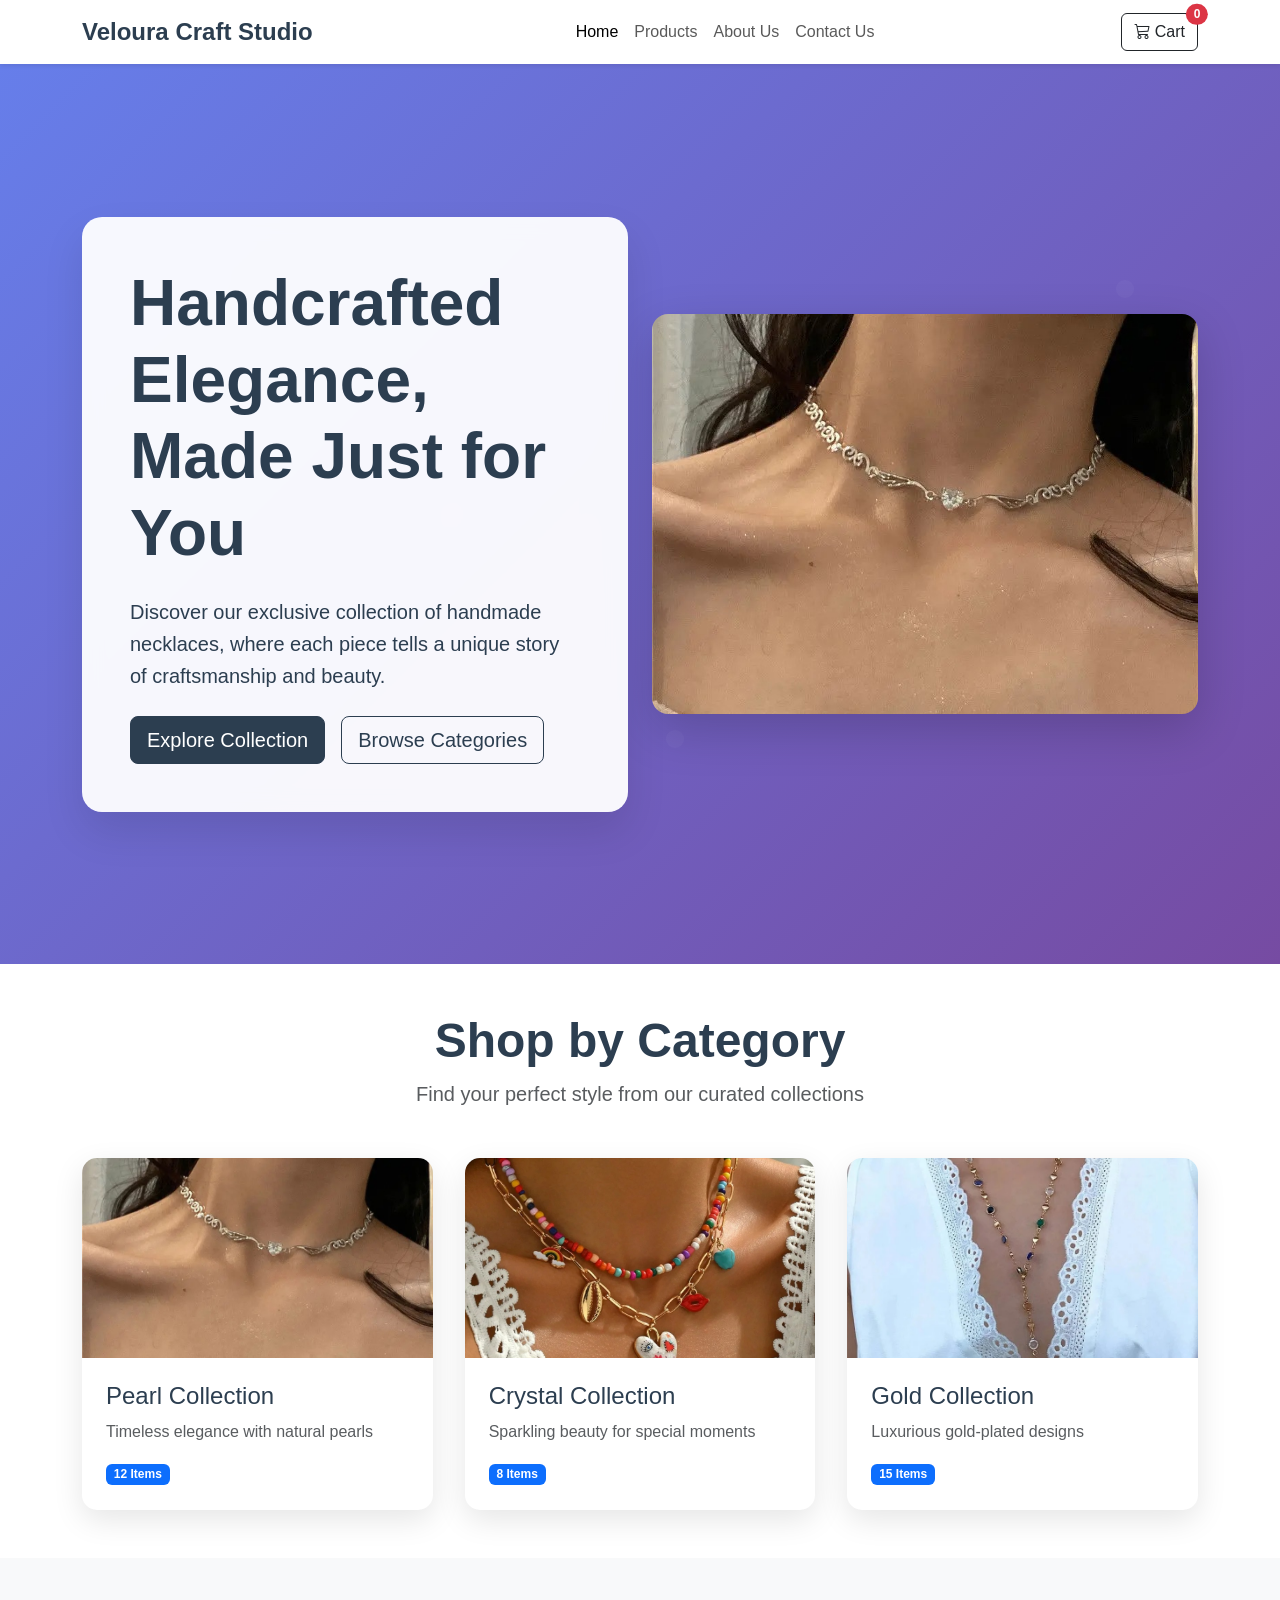
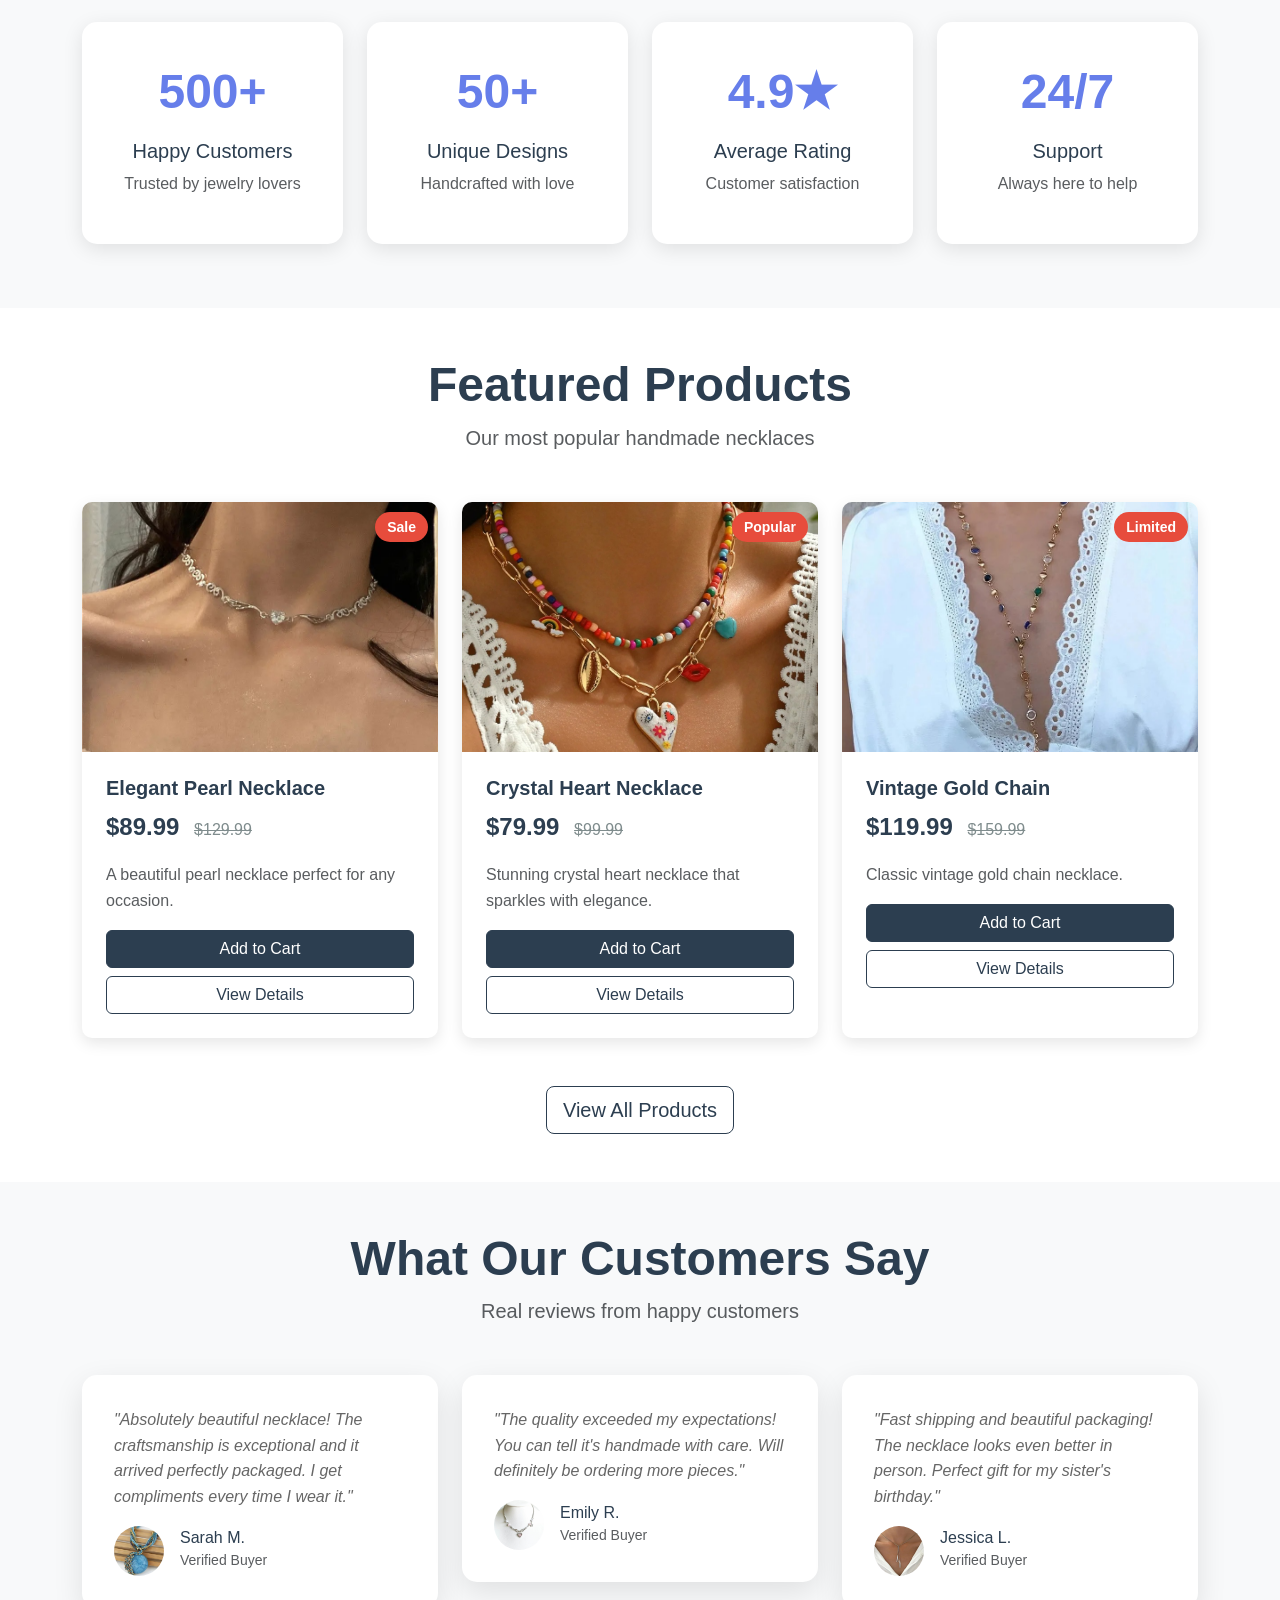
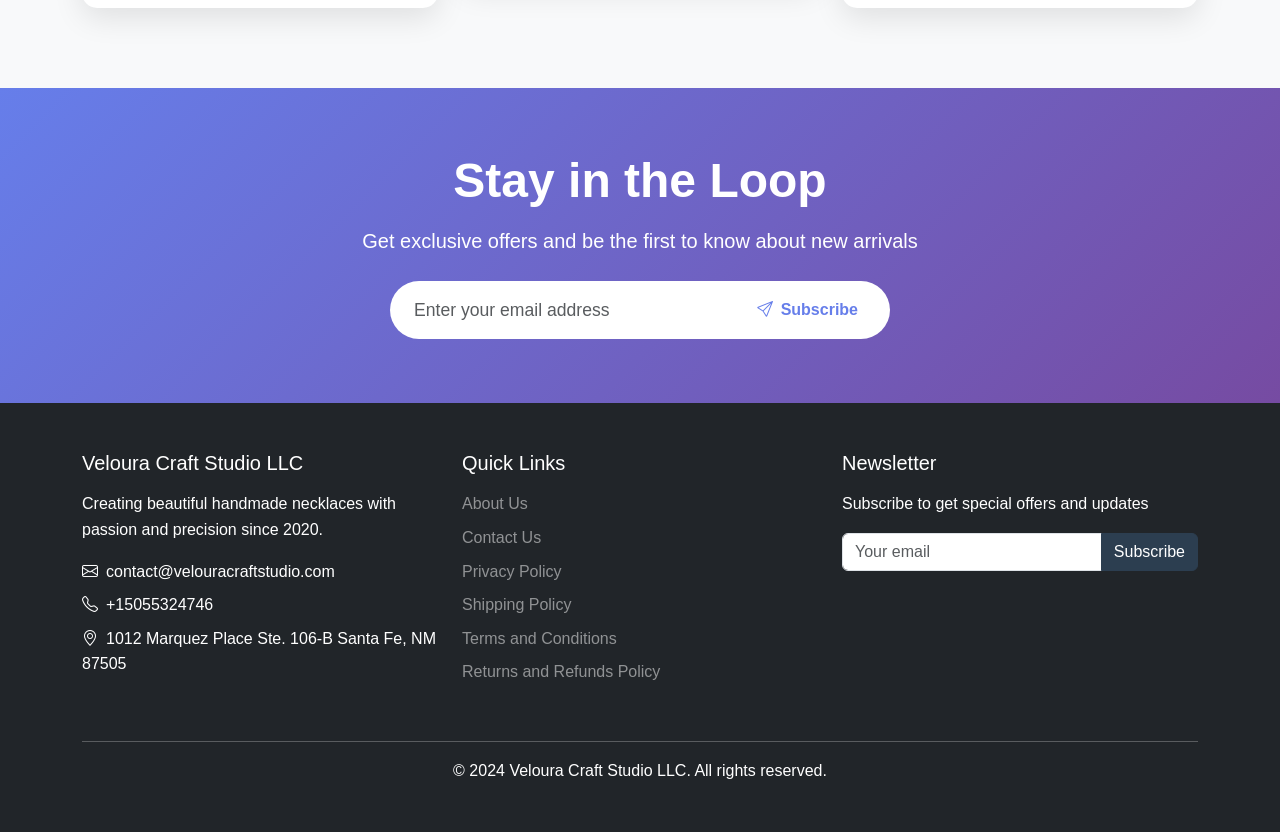
<file: index.html>
<!DOCTYPE html>
<html lang="en">
<head>
    <meta charset="UTF-8">
    <meta name="viewport" content="width=device-width, initial-scale=1.0">
    <title>Veloura Craft Studio LLC - Handmade Necklaces</title>
    <link href="https://cdn.jsdelivr.net/npm/bootstrap@5.3.0/dist/css/bootstrap.min.css" rel="stylesheet">
    <link rel="stylesheet" href="https://cdn.jsdelivr.net/npm/bootstrap-icons@1.11.0/font/bootstrap-icons.css">
    <link rel="stylesheet" href="styles.css">
    <style>
        .hero-new {
            background: linear-gradient(135deg, #667eea 0%, #764ba2 100%);
            min-height: 100vh;
            position: relative;
            overflow: hidden;
        }
        
        .hero-new::before {
            content: '';
            position: absolute;
            top: 0;
            left: 0;
            right: 0;
            bottom: 0;
            background: url('data:image/svg+xml,<svg xmlns="http://www.w3.org/2000/svg" viewBox="0 0 100 100"><defs><pattern id="grain" width="100" height="100" patternUnits="userSpaceOnUse"><circle cx="25" cy="25" r="1" fill="white" opacity="0.1"/><circle cx="75" cy="75" r="1" fill="white" opacity="0.1"/><circle cx="50" cy="50" r="1" fill="white" opacity="0.1"/></pattern></defs><rect width="100" height="100" fill="url(%23grain)"/></svg>');
            opacity: 0.3;
            z-index: 1;
        }
        
        .hero-content-new {
            position: relative;
            z-index: 2;
        }
        
        .floating-card {
            background: rgba(255, 255, 255, 0.95);
            backdrop-filter: blur(10px);
            border-radius: 20px;
            box-shadow: 0 20px 40px rgba(0, 0, 0, 0.1);
            transition: all 0.3s ease;
        }
        
        .floating-card:hover {
            transform: translateY(-10px);
            box-shadow: 0 30px 60px rgba(0, 0, 0, 0.15);
        }
        
        .category-grid {
            display: grid;
            grid-template-columns: repeat(auto-fit, minmax(250px, 1fr));
            gap: 2rem;
            margin-top: 3rem;
        }
        
        .category-card {
            background: white;
            border-radius: 15px;
            overflow: hidden;
            box-shadow: 0 10px 30px rgba(0, 0, 0, 0.1);
            transition: all 0.3s ease;
            cursor: pointer;
        }
        
        .category-card:hover {
            transform: scale(1.05);
            box-shadow: 0 15px 40px rgba(0, 0, 0, 0.15);
        }
        
        .category-image {
            height: 200px;
            overflow: hidden;
            position: relative;
        }
        
        .category-image img {
            width: 100%;
            height: 100%;
            object-fit: cover;
            transition: transform 0.3s ease;
        }
        
        .category-card:hover .category-image img {
            transform: scale(1.1);
        }
        
        .stats-section {
            background: #f8f9fa;
            padding: 4rem 0;
        }
        
        .stat-card {
            text-align: center;
            padding: 2rem;
            background: white;
            border-radius: 15px;
            box-shadow: 0 5px 20px rgba(0, 0, 0, 0.1);
            transition: all 0.3s ease;
        }
        
        .stat-card:hover {
            transform: translateY(-5px);
            box-shadow: 0 10px 30px rgba(0, 0, 0, 0.15);
        }
        
        .stat-number {
            font-size: 3rem;
            font-weight: bold;
            color: #667eea;
            margin-bottom: 0.5rem;
        }
        
        .testimonial-card {
            background: white;
            border-radius: 15px;
            padding: 2rem;
            box-shadow: 0 10px 30px rgba(0, 0, 0, 0.1);
            margin-bottom: 2rem;
        }
        
        .testimonial-text {
            font-style: italic;
            margin-bottom: 1rem;
            color: #666;
        }
        
        .testimonial-author {
            display: flex;
            align-items: center;
            gap: 1rem;
        }
        
        .author-avatar {
            width: 50px;
            height: 50px;
            border-radius: 50%;
            object-fit: cover;
        }
        
        .newsletter-section {
            background: linear-gradient(135deg, #667eea 0%, #764ba2 100%);
            color: white;
            padding: 4rem 0;
        }
        
        .newsletter-form-new {
            max-width: 500px;
            margin: 0 auto;
        }
        
        .newsletter-input {
            border-radius: 50px;
            border: none;
            padding: 1rem 1.5rem;
            font-size: 1.1rem;
        }
        
        .newsletter-btn {
            border-radius: 50px;
            padding: 1rem 2rem;
            background: white;
            color: #667eea;
            border: none;
            font-weight: bold;
            transition: all 0.3s ease;
        }
        
        .newsletter-btn:hover {
            transform: scale(1.05);
            box-shadow: 0 10px 30px rgba(0, 0, 0, 0.2);
        }
    </style>
</head>
<body>
    <!-- Navigation -->
    <nav class="navbar navbar-expand-lg navbar-light bg-white shadow-sm sticky-top">
        <div class="container">
            <a class="navbar-brand fw-bold" href="index-new.html">Veloura Craft Studio</a>
            <button class="navbar-toggler" type="button" data-bs-toggle="collapse" data-bs-target="#navbarNav">
                <span class="navbar-toggler-icon"></span>
            </button>
            <div class="collapse navbar-collapse" id="navbarNav">
                <ul class="navbar-nav mx-auto">
                    <li class="nav-item">
                        <a class="nav-link active" href="index-new.html">Home</a>
                    </li>
                    <li class="nav-item">
                        <a class="nav-link" href="products.html">Products</a>
                    </li>
                    <li class="nav-item">
                        <a class="nav-link" href="about.html">About Us</a>
                    </li>
                    <li class="nav-item">
                        <a class="nav-link" href="contact.html">Contact Us</a>
                    </li>
                </ul>
                <div class="d-flex">
                    <button class="btn btn-outline-dark position-relative" onclick="window.location.href='cart.html'">
                        <i class="bi bi-cart3"></i> Cart
                        <span class="position-absolute top-0 start-100 translate-middle badge rounded-pill bg-danger" id="cart-count">0</span>
                    </button>
                </div>
            </div>
        </div>
    </nav>

    <!-- New Hero Section -->
    <section class="hero-new">
        <div class="container">
            <div class="hero-content-new">
                <div class="row align-items-center min-vh-100">
                    <div class="col-lg-6">
                        <div class="floating-card p-5">
                            <h1 class="display-3 fw-bold mb-4">Handcrafted Elegance, Made Just for You</h1>
                            <p class="lead mb-4">Discover our exclusive collection of handmade necklaces, where each piece tells a unique story of craftsmanship and beauty.</p>
                            <div class="d-flex gap-3 flex-wrap">
                                <a href="products.html" class="btn btn-primary btn-lg">Explore Collection</a>
                                <a href="#categories" class="btn btn-outline-primary btn-lg">Browse Categories</a>
                            </div>
                        </div>
                    </div>
                    <div class="col-lg-6">
                        <div class="hero-image text-center">
                            <img src="Products/1/variant-image-1.jpeg" alt="Handmade Necklace" class="img-fluid rounded-4 shadow-lg" style="max-height: 400px; object-fit: cover;">
                        </div>
                    </div>
                </div>
            </div>
        </div>
    </section>

    <!-- Categories Section -->
    <section class="py-5" id="categories">
        <div class="container">
            <div class="text-center mb-5">
                <h2 class="display-5 fw-bold">Shop by Category</h2>
                <p class="lead text-muted">Find your perfect style from our curated collections</p>
            </div>
            <div class="category-grid">
                <div class="category-card" onclick="window.location.href='products.html'">
                    <div class="category-image">
                        <img src="Products/1/variant-image-1.jpeg" alt="Pearl Collection">
                    </div>
                    <div class="p-4">
                        <h4>Pearl Collection</h4>
                        <p class="text-muted mb-3">Timeless elegance with natural pearls</p>
                        <span class="badge bg-primary">12 Items</span>
                    </div>
                </div>
                
                <div class="category-card" onclick="window.location.href='products.html'">
                    <div class="category-image">
                        <img src="Products/2/main-image-1.jpeg" alt="Crystal Collection">
                    </div>
                    <div class="p-4">
                        <h4>Crystal Collection</h4>
                        <p class="text-muted mb-3">Sparkling beauty for special moments</p>
                        <span class="badge bg-primary">8 Items</span>
                    </div>
                </div>
                
                <div class="category-card" onclick="window.location.href='products.html'">
                    <div class="category-image">
                        <img src="Products/3/variant-image-1.jpeg" alt="Gold Collection">
                    </div>
                    <div class="p-4">
                        <h4>Gold Collection</h4>
                        <p class="text-muted mb-3">Luxurious gold-plated designs</p>
                        <span class="badge bg-primary">15 Items</span>
                    </div>
                </div>
            </div>
        </div>
    </section>

    <!-- Stats Section -->
    <section class="stats-section">
        <div class="container">
            <div class="row g-4">
                <div class="col-md-3">
                    <div class="stat-card">
                        <div class="stat-number">500+</div>
                        <h5>Happy Customers</h5>
                        <p class="text-muted">Trusted by jewelry lovers</p>
                    </div>
                </div>
                <div class="col-md-3">
                    <div class="stat-card">
                        <div class="stat-number">50+</div>
                        <h5>Unique Designs</h5>
                        <p class="text-muted">Handcrafted with love</p>
                    </div>
                </div>
                <div class="col-md-3">
                    <div class="stat-card">
                        <div class="stat-number">4.9★</div>
                        <h5>Average Rating</h5>
                        <p class="text-muted">Customer satisfaction</p>
                    </div>
                </div>
                <div class="col-md-3">
                    <div class="stat-card">
                        <div class="stat-number">24/7</div>
                        <h5>Support</h5>
                        <p class="text-muted">Always here to help</p>
                    </div>
                </div>
            </div>
        </div>
    </section>

    <!-- Featured Products -->
    <section class="py-5">
        <div class="container">
            <div class="text-center mb-5">
                <h2 class="display-5 fw-bold">Featured Products</h2>
                <p class="lead text-muted">Our most popular handmade necklaces</p>
            </div>
            <div class="row g-4" id="featured-products-new">
                <!-- Products will be loaded here -->
            </div>
            <div class="text-center mt-5">
                <a href="products.html" class="btn btn-outline-primary btn-lg">View All Products</a>
            </div>
        </div>
    </section>

    <!-- Testimonials -->
    <section class="py-5 bg-light">
        <div class="container">
            <div class="text-center mb-5">
                <h2 class="display-5 fw-bold">What Our Customers Say</h2>
                <p class="lead text-muted">Real reviews from happy customers</p>
            </div>
            <div class="row">
                <div class="col-lg-4">
                    <div class="testimonial-card">
                        <div class="testimonial-text">
                            "Absolutely beautiful necklace! The craftsmanship is exceptional and it arrived perfectly packaged. I get compliments every time I wear it."
                        </div>
                        <div class="testimonial-author">
                            <img src="Products/4/variant-image-1.jpeg" alt="Sarah M." class="author-avatar">
                            <div>
                                <h6 class="mb-0">Sarah M.</h6>
                                <small class="text-muted">Verified Buyer</small>
                            </div>
                        </div>
                    </div>
                </div>
                <div class="col-lg-4">
                    <div class="testimonial-card">
                        <div class="testimonial-text">
                            "The quality exceeded my expectations! You can tell it's handmade with care. Will definitely be ordering more pieces."
                        </div>
                        <div class="testimonial-author">
                            <img src="Products/5/main-image-1.jpeg" alt="Emily R." class="author-avatar">
                            <div>
                                <h6 class="mb-0">Emily R.</h6>
                                <small class="text-muted">Verified Buyer</small>
                            </div>
                        </div>
                    </div>
                </div>
                <div class="col-lg-4">
                    <div class="testimonial-card">
                        <div class="testimonial-text">
                            "Fast shipping and beautiful packaging! The necklace looks even better in person. Perfect gift for my sister's birthday."
                        </div>
                        <div class="testimonial-author">
                            <img src="Products/6/variant-image-1.jpeg" alt="Jessica L." class="author-avatar">
                            <div>
                                <h6 class="mb-0">Jessica L.</h6>
                                <small class="text-muted">Verified Buyer</small>
                            </div>
                        </div>
                    </div>
                </div>
            </div>
        </div>
    </section>

    <!-- Newsletter Section -->
    <section class="newsletter-section">
        <div class="container">
            <div class="text-center">
                <h2 class="display-5 fw-bold mb-3">Stay in the Loop</h2>
                <p class="lead mb-4">Get exclusive offers and be the first to know about new arrivals</p>
                <form class="newsletter-form-new" id="newsletter-form-new">
                    <div class="input-group">
                        <input type="email" class="form-control newsletter-input" placeholder="Enter your email address" required>
                        <button class="btn newsletter-btn" type="submit">
                            <i class="bi bi-send me-2"></i>Subscribe
                        </button>
                    </div>
                </form>
            </div>
        </div>
    </section>

    <!-- Footer -->
    <footer class="bg-dark text-white py-5">
        <div class="container">
            <div class="row">
                <div class="col-lg-4 mb-4">
                    <h5 class="mb-3">Veloura Craft Studio LLC</h5>
                    <p class="mb-3">Creating beautiful handmade necklaces with passion and precision since 2020.</p>
                    <div class="contact-info">
                        <p class="mb-2"><i class="bi bi-envelope me-2"></i>contact@velouracraftstudio.com</p>
                        <p class="mb-2"><i class="bi bi-telephone me-2"></i>+15055324746</p>
                        <p class="mb-2"><i class="bi bi-geo-alt me-2"></i>1012 Marquez Place Ste. 106-B Santa Fe, NM 87505</p>
                    </div>
                </div>
                <div class="col-lg-4 mb-4">
                    <h5 class="mb-3">Quick Links</h5>
                    <ul class="list-unstyled">
                        <li class="mb-2"><a href="about.html" class="text-white-50 text-decoration-none">About Us</a></li>
                        <li class="mb-2"><a href="contact.html" class="text-white-50 text-decoration-none">Contact Us</a></li>
                        <li class="mb-2"><a href="privacy.html" class="text-white-50 text-decoration-none">Privacy Policy</a></li>
                        <li class="mb-2"><a href="shipping.html" class="text-white-50 text-decoration-none">Shipping Policy</a></li>
                        <li class="mb-2"><a href="terms.html" class="text-white-50 text-decoration-none">Terms and Conditions</a></li>
                        <li class="mb-2"><a href="returns.html" class="text-white-50 text-decoration-none">Returns and Refunds Policy</a></li>
                    </ul>
                </div>
                <div class="col-lg-4 mb-4">
                    <h5 class="mb-3">Newsletter</h5>
                    <p class="mb-3">Subscribe to get special offers and updates</p>
                    <form id="newsletter-form">
                        <div class="input-group">
                            <input type="email" class="form-control" placeholder="Your email" required>
                            <button class="btn btn-primary" type="submit">Subscribe</button>
                        </div>
                    </form>
                </div>
            </div>
            <hr class="bg-white-50">
            <div class="text-center">
                <p class="mb-0">&copy; 2024 Veloura Craft Studio LLC. All rights reserved.</p>
            </div>
        </div>
    </footer>

    <script src="https://cdn.jsdelivr.net/npm/bootstrap@5.3.0/dist/js/bootstrap.bundle.min.js"></script>
    <script src="script.js"></script>
    <script>
        // Load featured products for new homepage
        function loadFeaturedProductsNew() {
            const container = document.getElementById('featured-products-new');
            if (!container) return;

            // Debug: Check if products array is available
            console.log('Products available:', products.length);
            
            const featuredProducts = products.slice(0, 3);
            
            container.innerHTML = featuredProducts.map(product => `
                <div class="col-md-4">
                    <div class="product-card">
                        <div class="product-image">
                            <img src="${product.image}" alt="${product.name}">
                            ${product.badge ? `<span class="product-badge">${product.badge}</span>` : ''}
                        </div>
                        <div class="product-info">
                            <h3 class="product-title">${product.name}</h3>
                            <div class="product-price">
                                $${product.price.toFixed(2)}
                                ${product.originalPrice ? `<span class="original-price">$${product.originalPrice.toFixed(2)}</span>` : ''}
                            </div>
                            <p class="text-muted">${product.description}</p>
                            <div class="d-grid gap-2">
                                <button class="btn btn-primary" onclick="window.addToCart && window.addToCart(${product.id}, null, 1)">Add to Cart</button>
                                <a href="product-detail.html?id=${product.id}" class="btn btn-outline-primary">View Details</a>
                            </div>
                        </div>
                    </div>
                </div>
            `).join('');
            
            // Debug: Check if buttons are created
            console.log('Featured products loaded');
        }

        // Newsletter form handler for new homepage
        document.addEventListener('DOMContentLoaded', function() {
            loadFeaturedProductsNew();
            updateCartCount();

            const newsletterFormNew = document.getElementById('newsletter-form-new');
            if (newsletterFormNew) {
                newsletterFormNew.addEventListener('submit', function(e) {
                    e.preventDefault();
                    const email = this.querySelector('input[type="email"]').value;
                    showToast('Thank you for subscribing to our newsletter!');
                    this.reset();
                });
            }
        });
    </script>
</body>
</html>
</file>
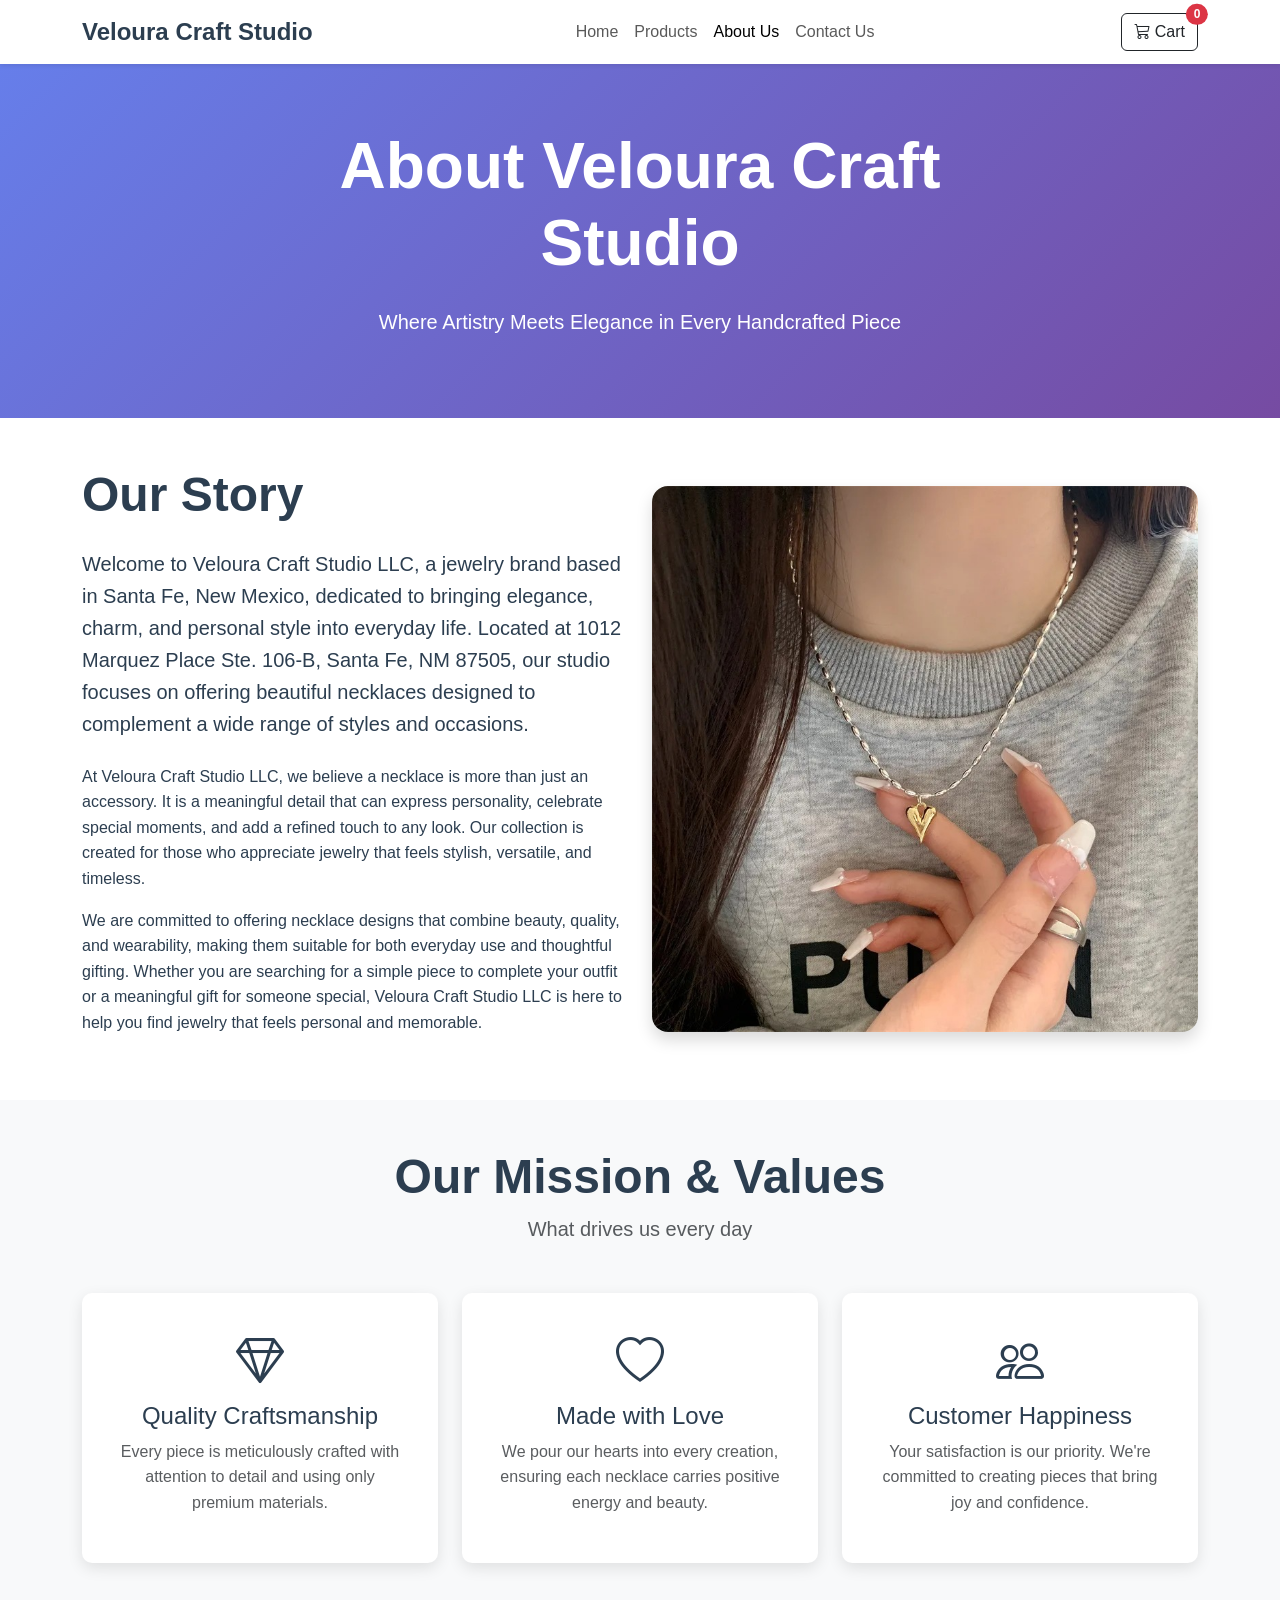
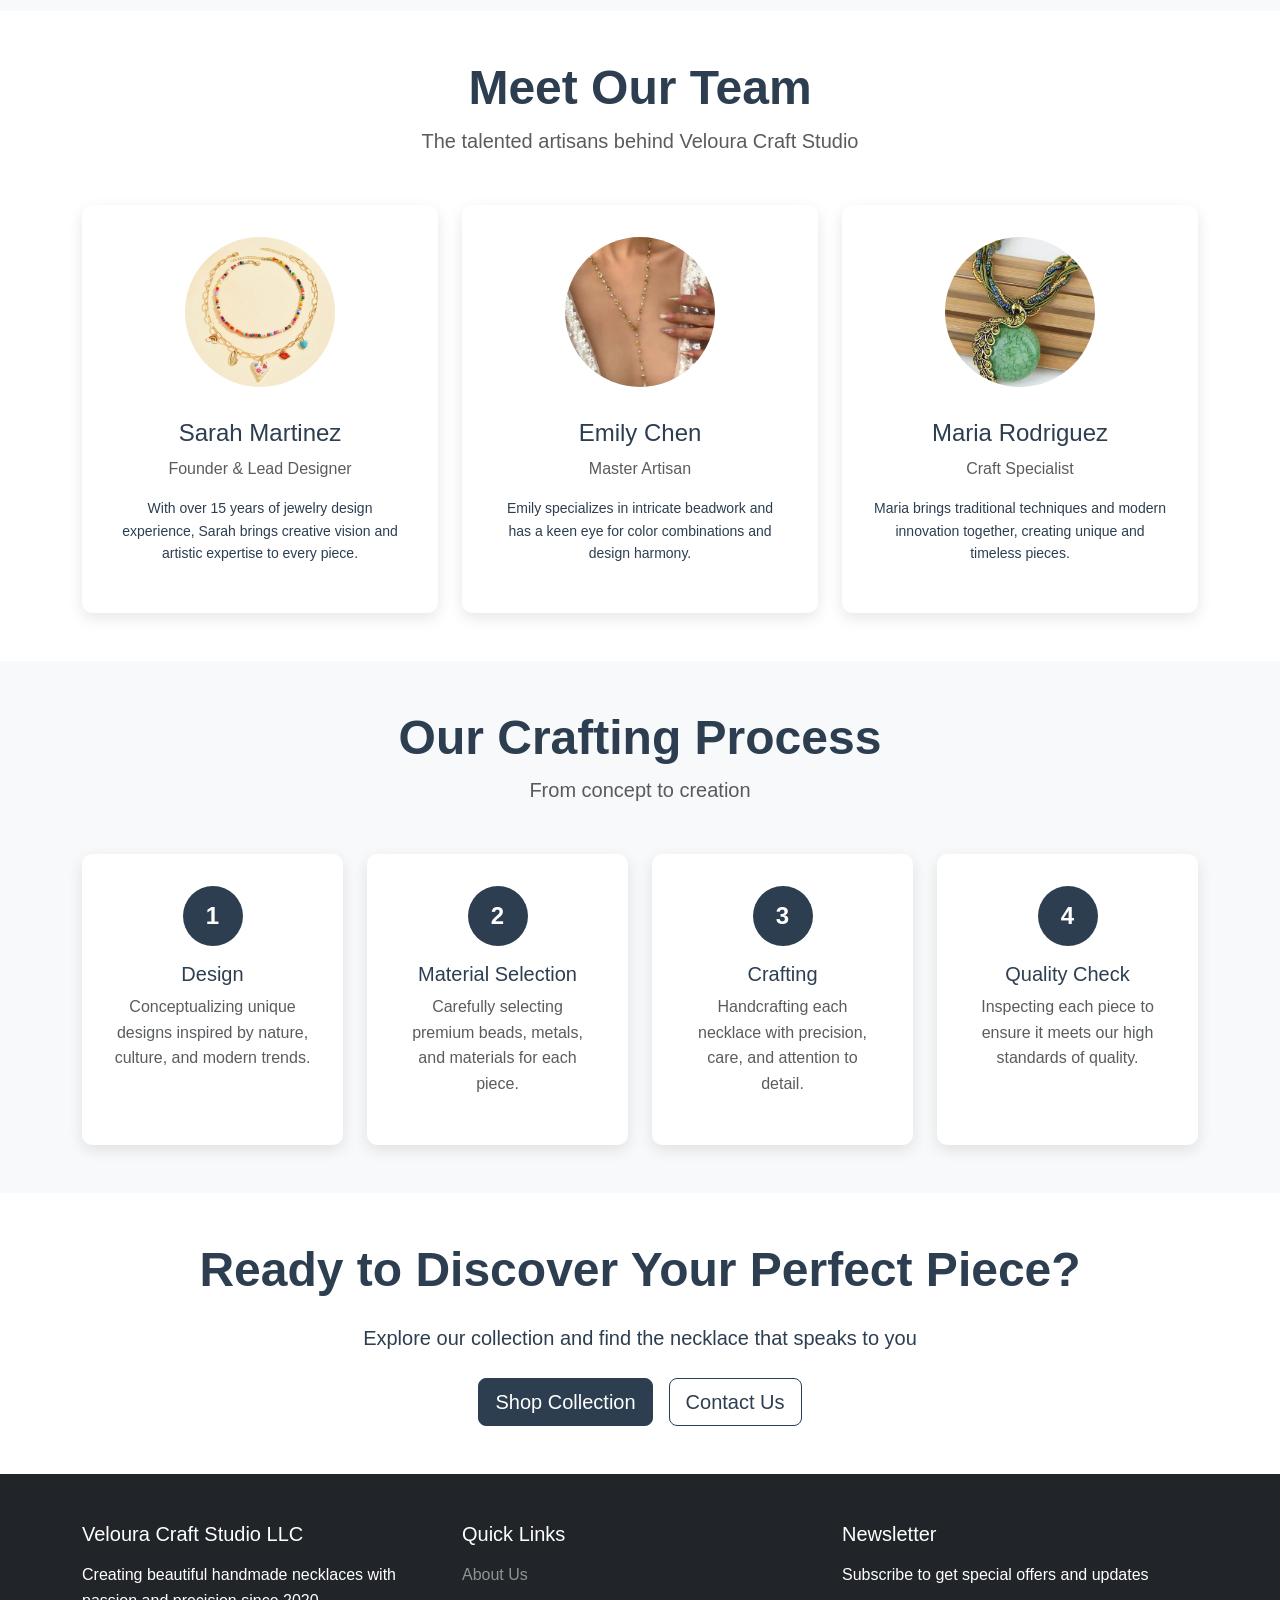
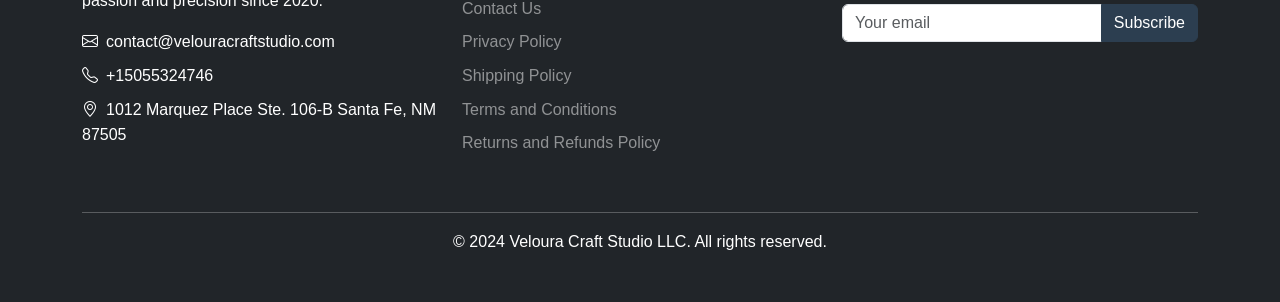
<file: about.html>
<!DOCTYPE html>
<html lang="en">
<head>
    <meta charset="UTF-8">
    <meta name="viewport" content="width=device-width, initial-scale=1.0">
    <title>About Us - Veloura Craft Studio LLC</title>
    <link href="https://cdn.jsdelivr.net/npm/bootstrap@5.3.0/dist/css/bootstrap.min.css" rel="stylesheet">
    <link rel="stylesheet" href="https://cdn.jsdelivr.net/npm/bootstrap-icons@1.11.0/font/bootstrap-icons.css">
    <link rel="stylesheet" href="styles.css">
</head>
<body>
    <!-- Navigation -->
    <nav class="navbar navbar-expand-lg navbar-light bg-white shadow-sm sticky-top">
        <div class="container">
            <a class="navbar-brand fw-bold" href="index.html">Veloura Craft Studio</a>
            <button class="navbar-toggler" type="button" data-bs-toggle="collapse" data-bs-target="#navbarNav">
                <span class="navbar-toggler-icon"></span>
            </button>
            <div class="collapse navbar-collapse" id="navbarNav">
                <ul class="navbar-nav mx-auto">
                    <li class="nav-item">
                        <a class="nav-link" href="index.html">Home</a>
                    </li>
                    <li class="nav-item">
                        <a class="nav-link" href="products.html">Products</a>
                    </li>
                    <li class="nav-item">
                        <a class="nav-link active" href="about.html">About Us</a>
                    </li>
                    <li class="nav-item">
                        <a class="nav-link" href="contact.html">Contact Us</a>
                    </li>
                </ul>
                <div class="d-flex">
                    <button class="btn btn-outline-dark position-relative" onclick="window.location.href='cart.html'">
                        <i class="bi bi-cart3"></i> Cart
                        <span class="position-absolute top-0 start-100 translate-middle badge rounded-pill bg-danger" id="cart-count">0</span>
                    </button>
                </div>
            </div>
        </div>
    </nav>

    <!-- Hero Section -->
    <section class="about-hero">
        <div class="container">
            <div class="row align-items-center">
                <div class="col-lg-8 mx-auto text-center">
                    <h1 class="display-3 fw-bold mb-4">About Veloura Craft Studio</h1>
                    <p class="lead">Where Artistry Meets Elegance in Every Handcrafted Piece</p>
                </div>
            </div>
        </div>
    </section>

    <!-- Our Story -->
    <section class="py-5">
        <div class="container">
            <div class="row align-items-center">
                <div class="col-lg-6">
                    <div class="story-content">
                        <h2 class="display-5 fw-bold mb-4">Our Story</h2>
                        <p class="lead mb-4">Welcome to Veloura Craft Studio LLC, a jewelry brand based in Santa Fe, New Mexico, dedicated to bringing elegance, charm, and personal style into everyday life. Located at 1012 Marquez Place Ste. 106-B, Santa Fe, NM 87505, our studio focuses on offering beautiful necklaces designed to complement a wide range of styles and occasions.</p>
                        <p class="mb-3">At Veloura Craft Studio LLC, we believe a necklace is more than just an accessory. It is a meaningful detail that can express personality, celebrate special moments, and add a refined touch to any look. Our collection is created for those who appreciate jewelry that feels stylish, versatile, and timeless.</p>
                        <p class="mb-3">We are committed to offering necklace designs that combine beauty, quality, and wearability, making them suitable for both everyday use and thoughtful gifting. Whether you are searching for a simple piece to complete your outfit or a meaningful gift for someone special, Veloura Craft Studio LLC is here to help you find jewelry that feels personal and memorable.</p>
                    </div>
                </div>
                <div class="col-lg-6">
                    <div class="story-image">
                        <img src="Products/1/variant-image-4.jpeg" alt="Our Workshop" class="img-fluid rounded-4 shadow">
                    </div>
                </div>
            </div>
        </div>
    </section>

    <!-- Our Mission & Values -->
    <section class="py-5 bg-light">
        <div class="container">
            <div class="text-center mb-5">
                <h2 class="display-5 fw-bold">Our Mission & Values</h2>
                <p class="lead text-muted">What drives us every day</p>
            </div>
            <div class="row g-4">
                <div class="col-md-4">
                    <div class="text-center">
                        <div class="feature-box">
                            <i class="bi bi-gem feature-icon"></i>
                            <h4>Quality Craftsmanship</h4>
                            <p class="text-muted">Every piece is meticulously crafted with attention to detail and using only premium materials.</p>
                        </div>
                    </div>
                </div>
                <div class="col-md-4">
                    <div class="text-center">
                        <div class="feature-box">
                            <i class="bi bi-heart feature-icon"></i>
                            <h4>Made with Love</h4>
                            <p class="text-muted">We pour our hearts into every creation, ensuring each necklace carries positive energy and beauty.</p>
                        </div>
                    </div>
                </div>
                <div class="col-md-4">
                    <div class="text-center">
                        <div class="feature-box">
                            <i class="bi bi-people feature-icon"></i>
                            <h4>Customer Happiness</h4>
                            <p class="text-muted">Your satisfaction is our priority. We're committed to creating pieces that bring joy and confidence.</p>
                        </div>
                    </div>
                </div>
            </div>
        </div>
    </section>

    <!-- Our Team -->
    <section class="py-5">
        <div class="container">
            <div class="text-center mb-5">
                <h2 class="display-5 fw-bold">Meet Our Team</h2>
                <p class="lead text-muted">The talented artisans behind Veloura Craft Studio</p>
            </div>
            <div class="row g-4">
                <div class="col-md-4">
                    <div class="team-member">
                        <img src="Products/2/main-image-3.jpeg" alt="Sarah Martinez" class="img-fluid">
                        <h4 class="mt-3">Sarah Martinez</h4>
                        <p class="text-muted">Founder & Lead Designer</p>
                        <p class="small">With over 15 years of jewelry design experience, Sarah brings creative vision and artistic expertise to every piece.</p>
                    </div>
                </div>
                <div class="col-md-4">
                    <div class="team-member">
                        <img src="Products/3/variant-image-2.jpeg" alt="Emily Chen" class="img-fluid">
                        <h4 class="mt-3">Emily Chen</h4>
                        <p class="text-muted">Master Artisan</p>
                        <p class="small">Emily specializes in intricate beadwork and has a keen eye for color combinations and design harmony.</p>
                    </div>
                </div>
                <div class="col-md-4">
                    <div class="team-member">
                        <img src="Products/4/variant-image-3.jpeg" alt="Maria Rodriguez" class="img-fluid">
                        <h4 class="mt-3">Maria Rodriguez</h4>
                        <p class="text-muted">Craft Specialist</p>
                        <p class="small">Maria brings traditional techniques and modern innovation together, creating unique and timeless pieces.</p>
                    </div>
                </div>
            </div>
        </div>
    </section>

    <!-- Our Process -->
    <section class="py-5 bg-light">
        <div class="container">
            <div class="text-center mb-5">
                <h2 class="display-5 fw-bold">Our Crafting Process</h2>
                <p class="lead text-muted">From concept to creation</p>
            </div>
            <div class="row">
                <div class="col-lg-12">
                    <div class="process-timeline">
                        <div class="row g-4">
                            <div class="col-md-3 text-center">
                                <div class="process-step">
                                    <div class="step-number">1</div>
                                    <h5>Design</h5>
                                    <p class="text-muted">Conceptualizing unique designs inspired by nature, culture, and modern trends.</p>
                                </div>
                            </div>
                            <div class="col-md-3 text-center">
                                <div class="process-step">
                                    <div class="step-number">2</div>
                                    <h5>Material Selection</h5>
                                    <p class="text-muted">Carefully selecting premium beads, metals, and materials for each piece.</p>
                                </div>
                            </div>
                            <div class="col-md-3 text-center">
                                <div class="process-step">
                                    <div class="step-number">3</div>
                                    <h5>Crafting</h5>
                                    <p class="text-muted">Handcrafting each necklace with precision, care, and attention to detail.</p>
                                </div>
                            </div>
                            <div class="col-md-3 text-center">
                                <div class="process-step">
                                    <div class="step-number">4</div>
                                    <h5>Quality Check</h5>
                                    <p class="text-muted">Inspecting each piece to ensure it meets our high standards of quality.</p>
                                </div>
                            </div>
                        </div>
                    </div>
                </div>
            </div>
        </div>
    </section>

    <!-- Call to Action -->
    <section class="py-5">
        <div class="container">
            <div class="text-center">
                <h2 class="display-5 fw-bold mb-4">Ready to Discover Your Perfect Piece?</h2>
                <p class="lead mb-4">Explore our collection and find the necklace that speaks to you</p>
                <div class="d-flex gap-3 justify-content-center">
                    <a href="products.html" class="btn btn-primary btn-lg">Shop Collection</a>
                    <a href="contact.html" class="btn btn-outline-primary btn-lg">Contact Us</a>
                </div>
            </div>
        </div>
    </section>

    <!-- Footer -->
    <footer class="bg-dark text-white py-5">
        <div class="container">
            <div class="row">
                <div class="col-lg-4 mb-4">
                    <h5 class="mb-3">Veloura Craft Studio LLC</h5>
                    <p class="mb-3">Creating beautiful handmade necklaces with passion and precision since 2020.</p>
                    <div class="contact-info">
                        <p class="mb-2"><i class="bi bi-envelope me-2"></i>contact@velouracraftstudio.com</p>
                        <p class="mb-2"><i class="bi bi-telephone me-2"></i>+15055324746</p>
                        <p class="mb-2"><i class="bi bi-geo-alt me-2"></i>1012 Marquez Place Ste. 106-B Santa Fe, NM 87505</p>
                    </div>
                </div>
                <div class="col-lg-4 mb-4">
                    <h5 class="mb-3">Quick Links</h5>
                    <ul class="list-unstyled">
                        <li class="mb-2"><a href="about.html" class="text-white-50 text-decoration-none">About Us</a></li>
                        <li class="mb-2"><a href="contact.html" class="text-white-50 text-decoration-none">Contact Us</a></li>
                        <li class="mb-2"><a href="privacy.html" class="text-white-50 text-decoration-none">Privacy Policy</a></li>
                        <li class="mb-2"><a href="shipping.html" class="text-white-50 text-decoration-none">Shipping Policy</a></li>
                        <li class="mb-2"><a href="terms.html" class="text-white-50 text-decoration-none">Terms and Conditions</a></li>
                        <li class="mb-2"><a href="returns.html" class="text-white-50 text-decoration-none">Returns and Refunds Policy</a></li>
                    </ul>
                </div>
                <div class="col-lg-4 mb-4">
                    <h5 class="mb-3">Newsletter</h5>
                    <p class="mb-3">Subscribe to get special offers and updates</p>
                    <form id="newsletter-form">
                        <div class="input-group">
                            <input type="email" class="form-control" placeholder="Your email" required>
                            <button class="btn btn-primary" type="submit">Subscribe</button>
                        </div>
                    </form>
                </div>
            </div>
            <hr class="bg-white-50">
            <div class="text-center">
                <p class="mb-0">&copy; 2024 Veloura Craft Studio LLC. All rights reserved.</p>
            </div>
        </div>
    </footer>

    <style>
        .step-number {
            width: 60px;
            height: 60px;
            border-radius: 50%;
            background: var(--primary-color);
            color: white;
            display: flex;
            align-items: center;
            justify-content: center;
            font-size: 1.5rem;
            font-weight: bold;
            margin: 0 auto 1rem;
        }
        
        .process-step {
            padding: 2rem;
            background: white;
            border-radius: 10px;
            box-shadow: 0 5px 15px rgba(0, 0, 0, 0.1);
            height: 100%;
            transition: transform 0.3s ease;
        }
        
        .process-step:hover {
            transform: translateY(-5px);
        }
    </style>

    <script src="https://cdn.jsdelivr.net/npm/bootstrap@5.3.0/dist/js/bootstrap.bundle.min.js"></script>
    <script src="script.js"></script>
</body>
</html>
</file>
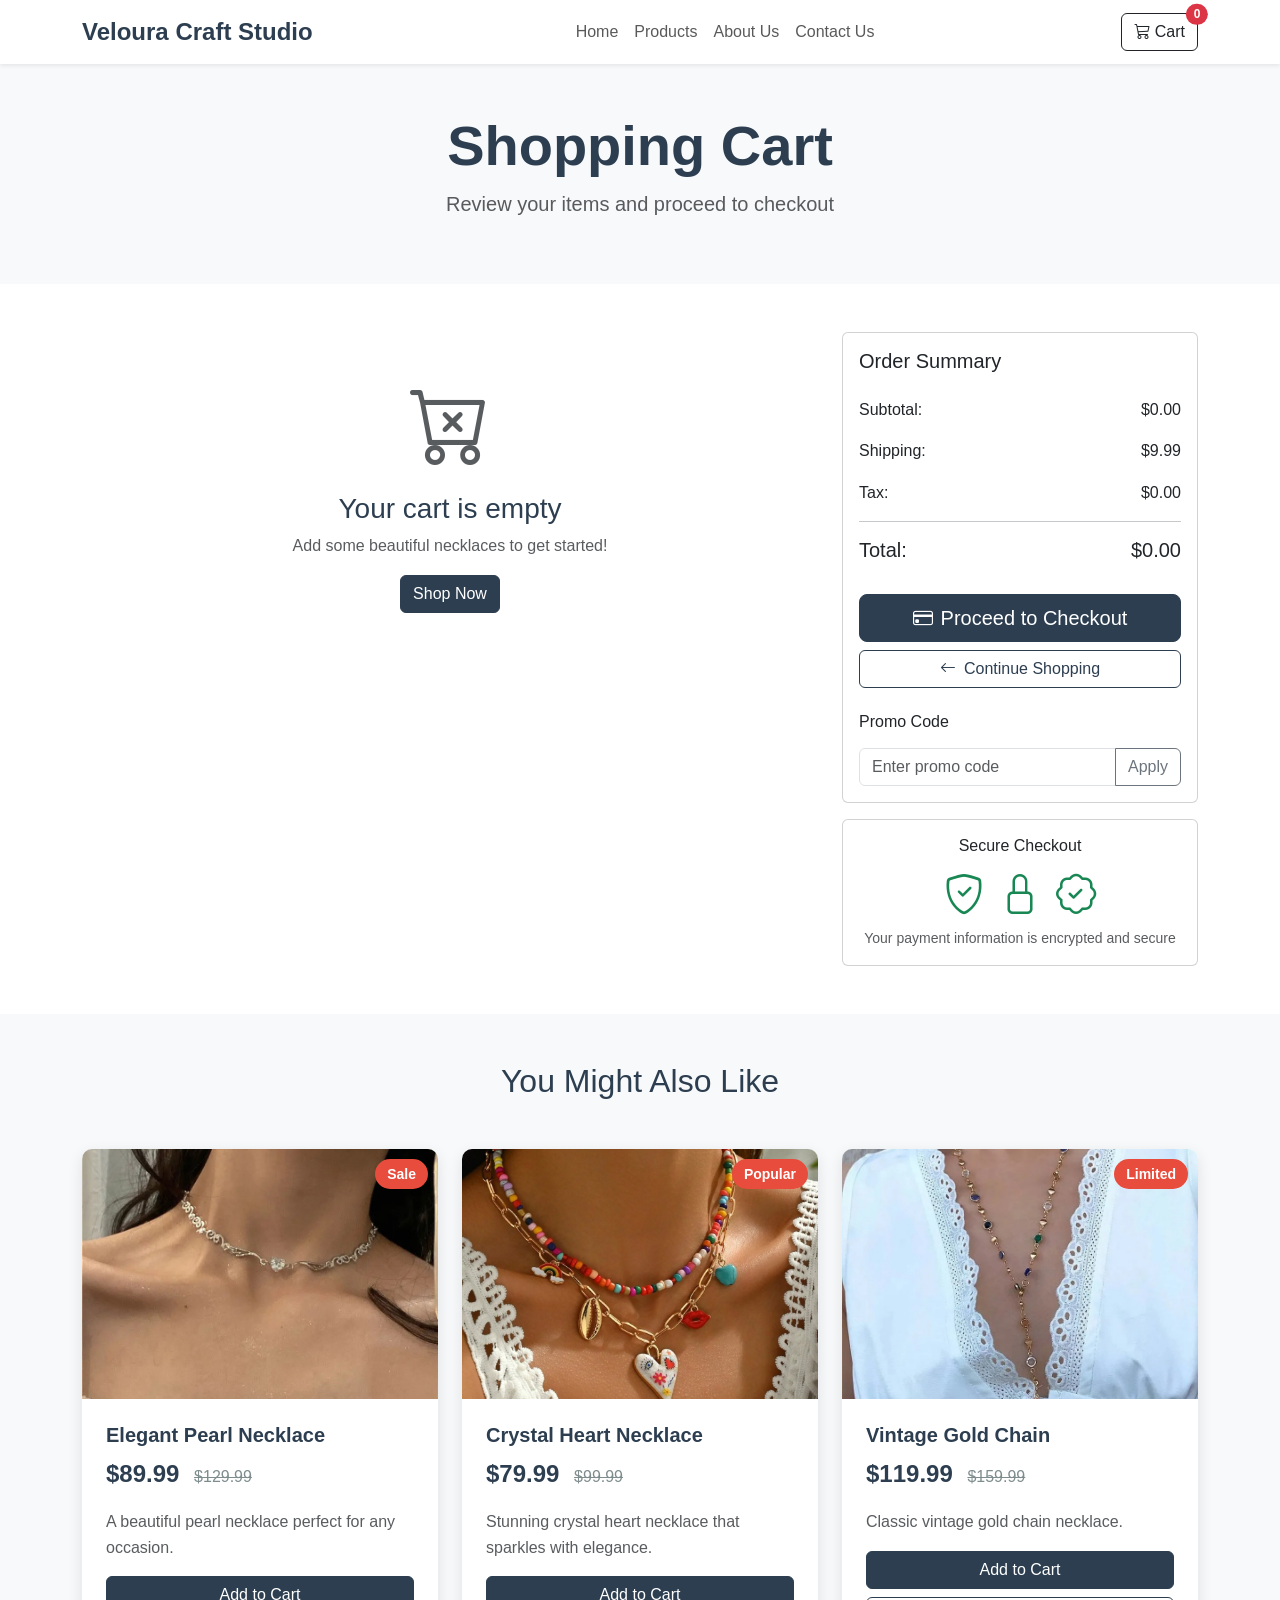
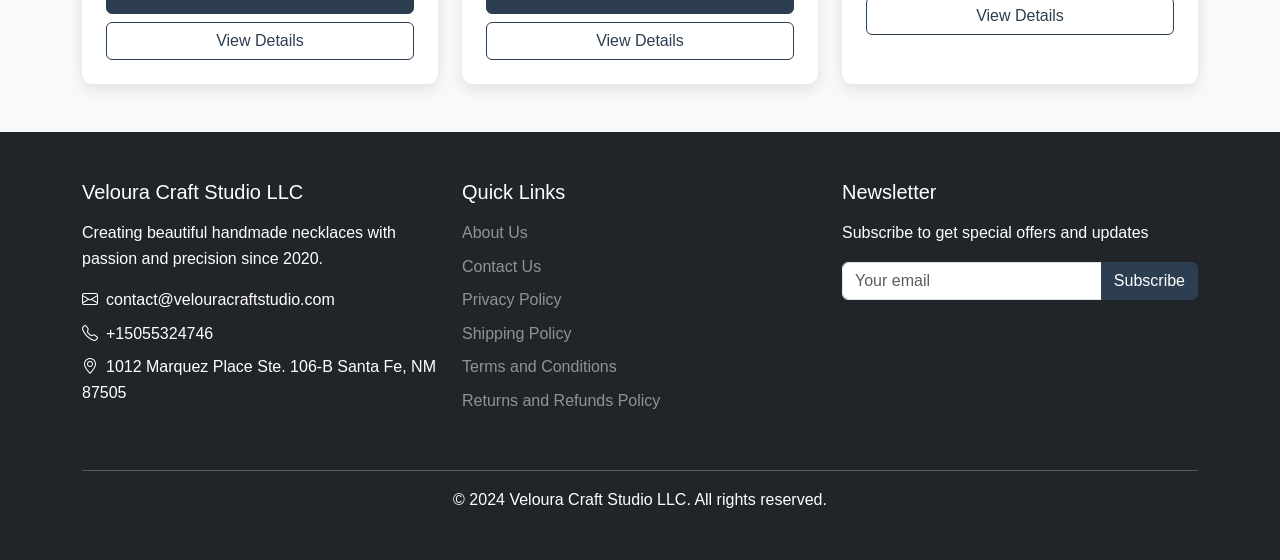
<file: cart.html>
<!DOCTYPE html>
<html lang="en">
<head>
    <meta charset="UTF-8">
    <meta name="viewport" content="width=device-width, initial-scale=1.0">
    <title>Shopping Cart - Veloura Craft Studio LLC</title>
    <link href="https://cdn.jsdelivr.net/npm/bootstrap@5.3.0/dist/css/bootstrap.min.css" rel="stylesheet">
    <link rel="stylesheet" href="https://cdn.jsdelivr.net/npm/bootstrap-icons@1.11.0/font/bootstrap-icons.css">
    <link rel="stylesheet" href="styles.css">
</head>
<body>
    <!-- Navigation -->
    <nav class="navbar navbar-expand-lg navbar-light bg-white shadow-sm sticky-top">
        <div class="container">
            <a class="navbar-brand fw-bold" href="index.html">Veloura Craft Studio</a>
            <button class="navbar-toggler" type="button" data-bs-toggle="collapse" data-bs-target="#navbarNav">
                <span class="navbar-toggler-icon"></span>
            </button>
            <div class="collapse navbar-collapse" id="navbarNav">
                <ul class="navbar-nav mx-auto">
                    <li class="nav-item">
                        <a class="nav-link" href="index.html">Home</a>
                    </li>
                    <li class="nav-item">
                        <a class="nav-link" href="products.html">Products</a>
                    </li>
                    <li class="nav-item">
                        <a class="nav-link" href="about.html">About Us</a>
                    </li>
                    <li class="nav-item">
                        <a class="nav-link" href="contact.html">Contact Us</a>
                    </li>
                </ul>
                <div class="d-flex">
                    <button class="btn btn-outline-dark position-relative" onclick="window.location.href='cart.html'">
                        <i class="bi bi-cart3"></i> Cart
                        <span class="position-absolute top-0 start-100 translate-middle badge rounded-pill bg-danger" id="cart-count">0</span>
                    </button>
                </div>
            </div>
        </div>
    </nav>

    <!-- Page Header -->
    <section class="py-5 bg-light">
        <div class="container">
            <div class="text-center">
                <h1 class="display-4 fw-bold">Shopping Cart</h1>
                <p class="lead text-muted">Review your items and proceed to checkout</p>
            </div>
        </div>
    </section>

    <!-- Cart Content -->
    <section class="py-5">
        <div class="container">
            <div class="row">
                <!-- Cart Items -->
                <div class="col-lg-8">
                    <div id="cart-items">
                        <!-- Cart items will be loaded here -->
                    </div>
                </div>
                
                <!-- Order Summary -->
                <div class="col-lg-4">
                    <div class="card">
                        <div class="card-body">
                            <h5 class="card-title mb-4">Order Summary</h5>
                            
                            <div class="d-flex justify-content-between mb-3">
                                <span>Subtotal:</span>
                                <span id="cart-subtotal">$0.00</span>
                            </div>
                            
                            <div class="d-flex justify-content-between mb-3">
                                <span>Shipping:</span>
                                <span id="shipping-cost">$0.00</span>
                            </div>
                            
                            <div class="d-flex justify-content-between mb-3">
                                <span>Tax:</span>
                                <span id="tax-cost">$0.00</span>
                            </div>
                            
                            <hr>
                            
                            <div class="d-flex justify-content-between mb-4">
                                <h5>Total:</h5>
                                <h5 id="cart-total">$0.00</h5>
                            </div>
                            
                            <div class="d-grid gap-2">
                                <button class="btn btn-primary btn-lg" onclick="proceedToCheckout()">
                                    <i class="bi bi-credit-card me-2"></i>Proceed to Checkout
                                </button>
                                <a href="products.html" class="btn btn-outline-primary">
                                    <i class="bi bi-arrow-left me-2"></i>Continue Shopping
                                </a>
                            </div>
                            
                            <!-- Promo Code -->
                            <div class="mt-4">
                                <h6 class="mb-3">Promo Code</h6>
                                <div class="input-group">
                                    <input type="text" class="form-control" placeholder="Enter promo code" id="promo-code">
                                    <button class="btn btn-outline-secondary" onclick="applyPromoCode()">Apply</button>
                                </div>
                            </div>
                        </div>
                    </div>
                    
                    <!-- Trust Badges -->
                    <div class="card mt-3">
                        <div class="card-body text-center">
                            <h6 class="mb-3">Secure Checkout</h6>
                            <div class="d-flex justify-content-center gap-3">
                                <i class="bi bi-shield-check display-6 text-success"></i>
                                <i class="bi bi-lock display-6 text-success"></i>
                                <i class="bi bi-patch-check display-6 text-success"></i>
                            </div>
                            <p class="small text-muted mt-2 mb-0">Your payment information is encrypted and secure</p>
                        </div>
                    </div>
                </div>
            </div>
        </div>
    </section>

    <!-- Related Products -->
    <section class="py-5 bg-light">
        <div class="container">
            <h2 class="text-center mb-5">You Might Also Like</h2>
            <div class="row g-4" id="related-products">
                <!-- Related products will be loaded here -->
            </div>
        </div>
    </section>

    <!-- Footer -->
    <footer class="bg-dark text-white py-5">
        <div class="container">
            <div class="row">
                <div class="col-lg-4 mb-4">
                    <h5 class="mb-3">Veloura Craft Studio LLC</h5>
                    <p class="mb-3">Creating beautiful handmade necklaces with passion and precision since 2020.</p>
                    <div class="contact-info">
                        <p class="mb-2"><i class="bi bi-envelope me-2"></i>contact@velouracraftstudio.com</p>
                        <p class="mb-2"><i class="bi bi-telephone me-2"></i>+15055324746</p>
                        <p class="mb-2"><i class="bi bi-geo-alt me-2"></i>1012 Marquez Place Ste. 106-B Santa Fe, NM 87505</p>
                    </div>
                </div>
                <div class="col-lg-4 mb-4">
                    <h5 class="mb-3">Quick Links</h5>
                    <ul class="list-unstyled">
                        <li class="mb-2"><a href="about.html" class="text-white-50 text-decoration-none">About Us</a></li>
                        <li class="mb-2"><a href="contact.html" class="text-white-50 text-decoration-none">Contact Us</a></li>
                        <li class="mb-2"><a href="privacy.html" class="text-white-50 text-decoration-none">Privacy Policy</a></li>
                        <li class="mb-2"><a href="shipping.html" class="text-white-50 text-decoration-none">Shipping Policy</a></li>
                        <li class="mb-2"><a href="terms.html" class="text-white-50 text-decoration-none">Terms and Conditions</a></li>
                        <li class="mb-2"><a href="returns.html" class="text-white-50 text-decoration-none">Returns and Refunds Policy</a></li>
                    </ul>
                </div>
                <div class="col-lg-4 mb-4">
                    <h5 class="mb-3">Newsletter</h5>
                    <p class="mb-3">Subscribe to get special offers and updates</p>
                    <form id="newsletter-form">
                        <div class="input-group">
                            <input type="email" class="form-control" placeholder="Your email" required>
                            <button class="btn btn-primary" type="submit">Subscribe</button>
                        </div>
                    </form>
                </div>
            </div>
            <hr class="bg-white-50">
            <div class="text-center">
                <p class="mb-0">&copy; 2024 Veloura Craft Studio LLC. All rights reserved.</p>
            </div>
        </div>
    </footer>

    <script src="https://cdn.jsdelivr.net/npm/bootstrap@5.3.0/dist/js/bootstrap.bundle.min.js"></script>
    <script src="script.js"></script>
    <script>
        // Update order summary
        function updateOrderSummary() {
            const subtotal = calculateTotal();
            const shippingCost = subtotal > 100 ? 0 : 9.99;
            const taxCost = subtotal * 0.08; // 8% tax
            const total = subtotal + shippingCost + taxCost;
            
            document.getElementById('cart-subtotal').textContent = `$${subtotal.toFixed(2)}`;
            document.getElementById('shipping-cost').textContent = shippingCost === 0 ? 'FREE' : `$${shippingCost.toFixed(2)}`;
            document.getElementById('tax-cost').textContent = `$${taxCost.toFixed(2)}`;
            document.getElementById('cart-total').textContent = `$${total.toFixed(2)}`;
        }
        
        // Proceed to checkout
        function proceedToCheckout() {
            if (cart.length === 0) {
                showToast('Your cart is empty!', 'error');
                return;
            }
            showToast('Redirecting to checkout...', 'success');
            // In a real implementation, this would redirect to a checkout page
            setTimeout(() => {
                alert('Checkout functionality would be implemented here. This is a demo website.');
            }, 2000);
        }
        
        // Apply promo code
        function applyPromoCode() {
            const promoCode = document.getElementById('promo-code').value.trim().toUpperCase();
            
            if (!promoCode) {
                showToast('Please enter a promo code', 'error');
                return;
            }
            
            // Demo promo codes
            const promoCodes = {
                'SAVE10': 0.1,
                'SAVE20': 0.2,
                'WELCOME': 0.15,
                'FREESHIP': 'shipping'
            };
            
            if (promoCodes[promoCode]) {
                if (promoCodes[promoCode] === 'shipping') {
                    showToast('Free shipping applied!', 'success');
                    document.getElementById('shipping-cost').textContent = 'FREE';
                } else {
                    const discount = calculateTotal() * promoCodes[promoCode];
                    showToast(`${(promoCodes[promoCode] * 100).toFixed(0)}% discount applied!`, 'success');
                    // In a real implementation, you would update the total
                }
            } else {
                showToast('Invalid promo code', 'error');
            }
        }
        
        // Load related products
        function loadRelatedProducts() {
            const container = document.getElementById('related-products');
            if (!container) return;
            
            const relatedProducts = products.slice(0, 3);
            
            container.innerHTML = relatedProducts.map(product => `
                <div class="col-md-4">
                    <div class="product-card">
                        <div class="product-image">
                            <img src="${product.image}" alt="${product.name}">
                            ${product.badge ? `<span class="product-badge">${product.badge}</span>` : ''}
                        </div>
                        <div class="product-info">
                            <h3 class="product-title">${product.name}</h3>
                            <div class="product-price">
                                $${product.price.toFixed(2)}
                                ${product.originalPrice ? `<span class="original-price">$${product.originalPrice.toFixed(2)}</span>` : ''}
                            </div>
                            <p class="text-muted">${product.description}</p>
                            <div class="d-grid gap-2">
                                <button class="btn btn-primary" onclick="window.addToCart && window.addToCart(${product.id})">Add to Cart</button>
                                <a href="product-detail.html?id=${product.id}" class="btn btn-outline-primary">View Details</a>
                            </div>
                        </div>
                    </div>
                </div>
            `).join('');
        }
        
        // Override renderCart to include order summary update
        document.addEventListener('DOMContentLoaded', function() {
            loadRelatedProducts();
            updateOrderSummary();
            renderCart(); // Call the original renderCart function from script.js
        });
    </script>
</body>
</html>
</file>
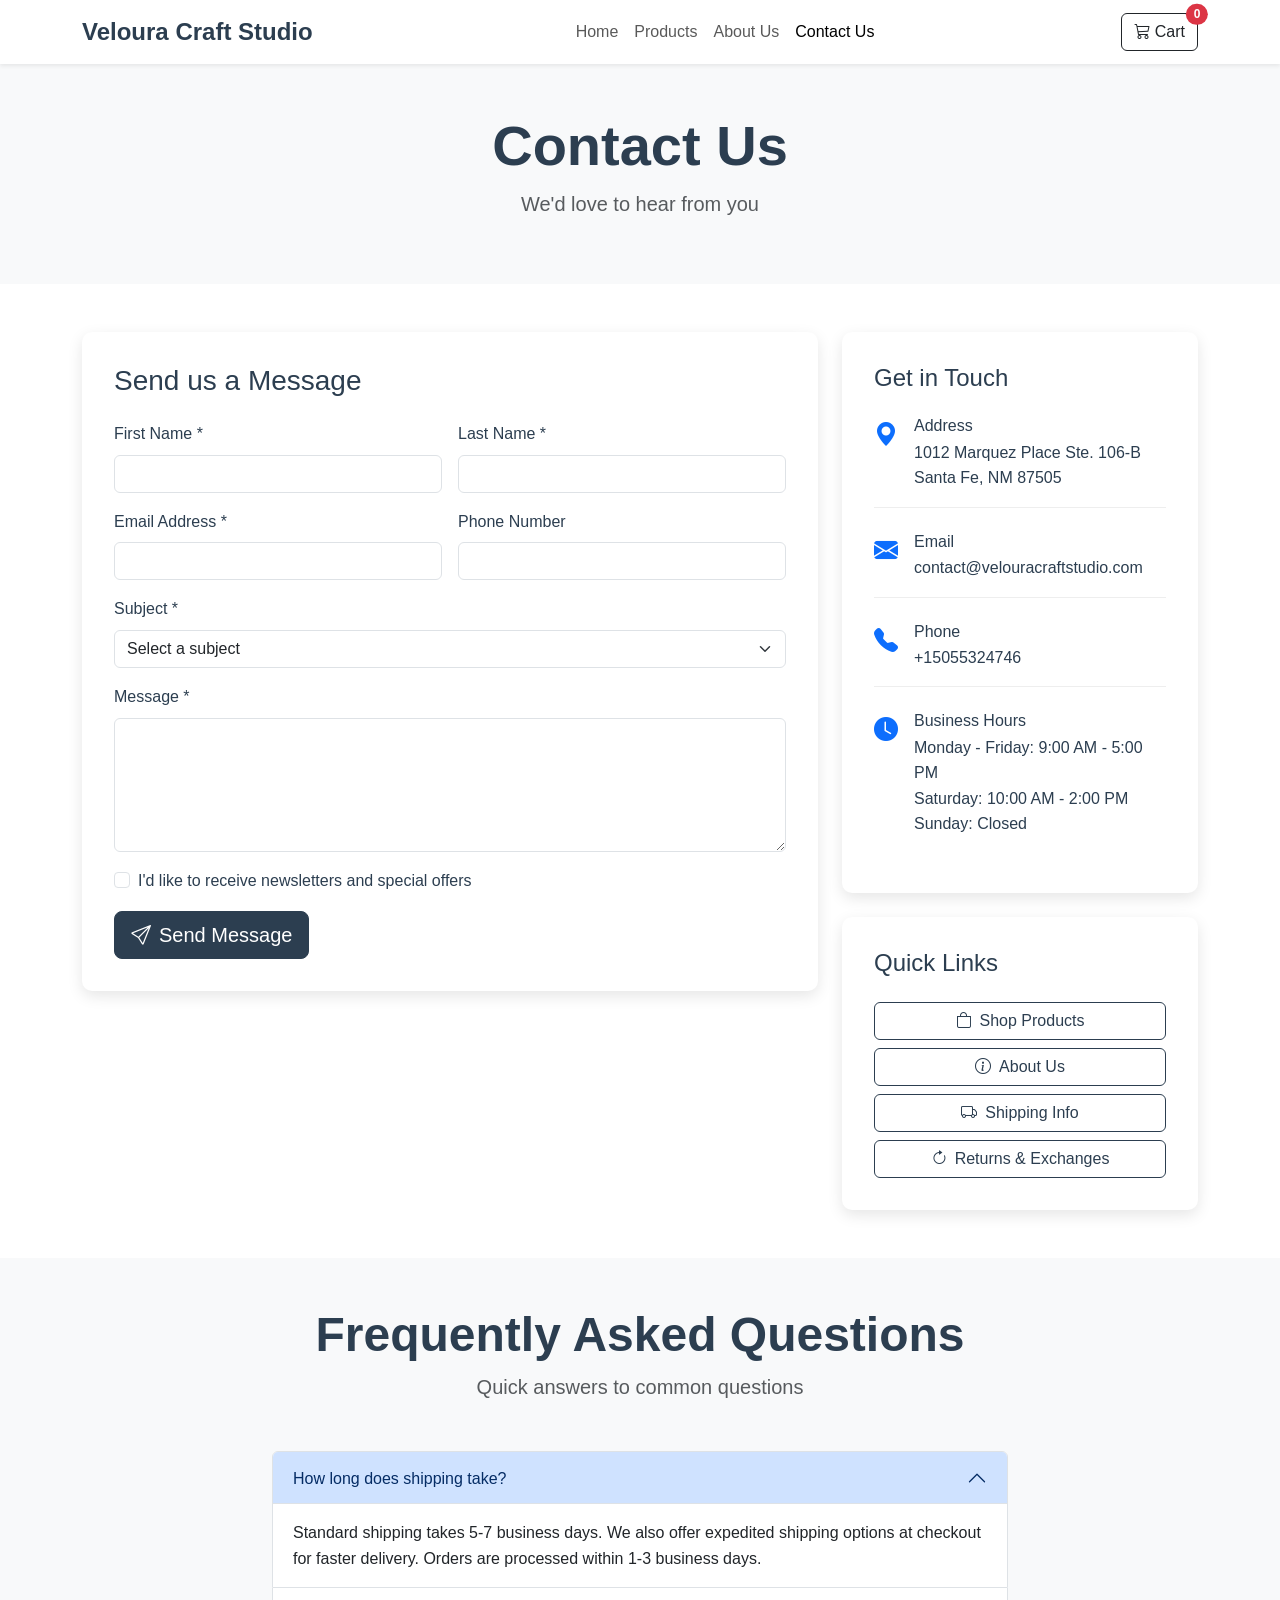
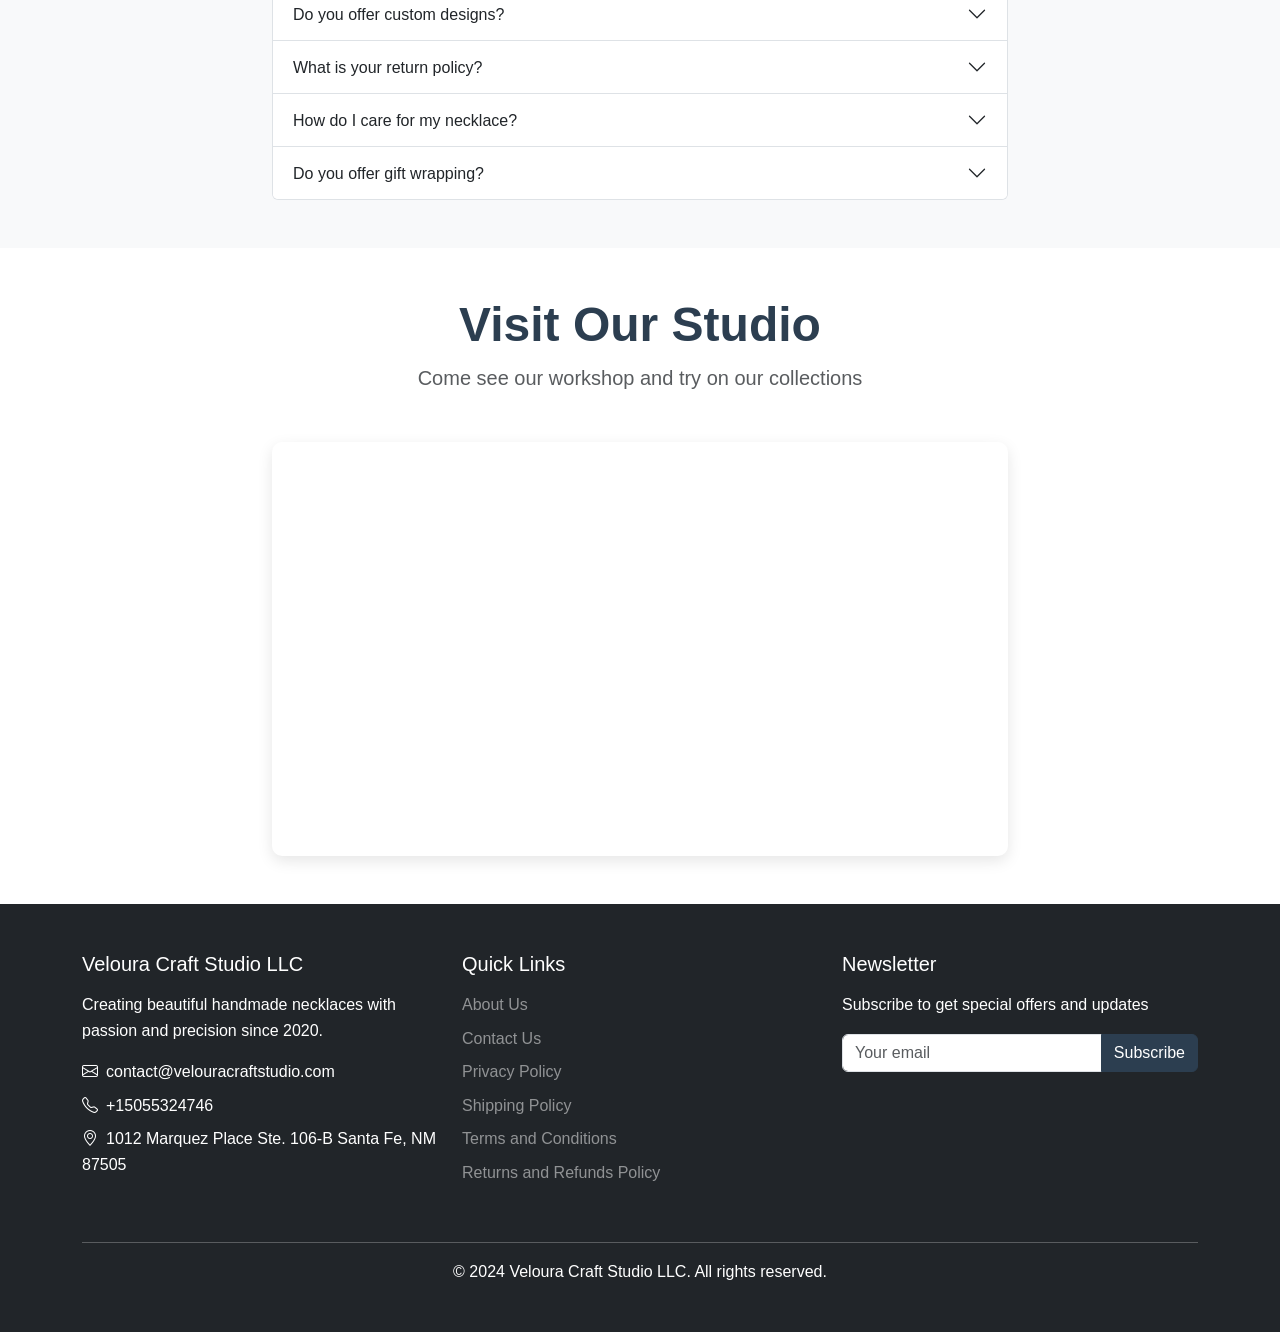
<file: contact.html>
<!DOCTYPE html>
<html lang="en">
<head>
    <meta charset="UTF-8">
    <meta name="viewport" content="width=device-width, initial-scale=1.0">
    <title>Contact Us - Veloura Craft Studio LLC</title>
    <link href="https://cdn.jsdelivr.net/npm/bootstrap@5.3.0/dist/css/bootstrap.min.css" rel="stylesheet">
    <link rel="stylesheet" href="https://cdn.jsdelivr.net/npm/bootstrap-icons@1.11.0/font/bootstrap-icons.css">
    <link rel="stylesheet" href="styles.css">
</head>
<body>
    <!-- Navigation -->
    <nav class="navbar navbar-expand-lg navbar-light bg-white shadow-sm sticky-top">
        <div class="container">
            <a class="navbar-brand fw-bold" href="index.html">Veloura Craft Studio</a>
            <button class="navbar-toggler" type="button" data-bs-toggle="collapse" data-bs-target="#navbarNav">
                <span class="navbar-toggler-icon"></span>
            </button>
            <div class="collapse navbar-collapse" id="navbarNav">
                <ul class="navbar-nav mx-auto">
                    <li class="nav-item">
                        <a class="nav-link" href="index.html">Home</a>
                    </li>
                    <li class="nav-item">
                        <a class="nav-link" href="products.html">Products</a>
                    </li>
                    <li class="nav-item">
                        <a class="nav-link" href="about.html">About Us</a>
                    </li>
                    <li class="nav-item">
                        <a class="nav-link active" href="contact.html">Contact Us</a>
                    </li>
                </ul>
                <div class="d-flex">
                    <button class="btn btn-outline-dark position-relative" onclick="window.location.href='cart.html'">
                        <i class="bi bi-cart3"></i> Cart
                        <span class="position-absolute top-0 start-100 translate-middle badge rounded-pill bg-danger" id="cart-count">0</span>
                    </button>
                </div>
            </div>
        </div>
    </nav>

    <!-- Page Header -->
    <section class="py-5 bg-light">
        <div class="container">
            <div class="text-center">
                <h1 class="display-4 fw-bold">Contact Us</h1>
                <p class="lead text-muted">We'd love to hear from you</p>
            </div>
        </div>
    </section>

    <!-- Contact Content -->
    <section class="py-5">
        <div class="container">
            <div class="row">
                <!-- Contact Form -->
                <div class="col-lg-8 mb-4">
                    <div class="contact-form">
                        <h3 class="mb-4">Send us a Message</h3>
                        <form id="contact-form">
                            <div class="row g-3">
                                <div class="col-md-6">
                                    <label for="firstName" class="form-label">First Name *</label>
                                    <input type="text" class="form-control" id="firstName" required>
                                </div>
                                <div class="col-md-6">
                                    <label for="lastName" class="form-label">Last Name *</label>
                                    <input type="text" class="form-control" id="lastName" required>
                                </div>
                                <div class="col-md-6">
                                    <label for="email" class="form-label">Email Address *</label>
                                    <input type="email" class="form-control" id="email" required>
                                </div>
                                <div class="col-md-6">
                                    <label for="phone" class="form-label">Phone Number</label>
                                    <input type="tel" class="form-control" id="phone">
                                </div>
                                <div class="col-12">
                                    <label for="subject" class="form-label">Subject *</label>
                                    <select class="form-select" id="subject" required>
                                        <option value="">Select a subject</option>
                                        <option value="general">General Inquiry</option>
                                        <option value="order">Order Status</option>
                                        <option value="product">Product Information</option>
                                        <option value="custom">Custom Order</option>
                                        <option value="return">Return/Exchange</option>
                                        <option value="wholesale">Wholesale Inquiry</option>
                                    </select>
                                </div>
                                <div class="col-12">
                                    <label for="message" class="form-label">Message *</label>
                                    <textarea class="form-control" id="message" rows="5" required></textarea>
                                </div>
                                <div class="col-12">
                                    <div class="form-check">
                                        <input class="form-check-input" type="checkbox" id="newsletter">
                                        <label class="form-check-label" for="newsletter">
                                            I'd like to receive newsletters and special offers
                                        </label>
                                    </div>
                                </div>
                                <div class="col-12">
                                    <button type="submit" class="btn btn-primary btn-lg">
                                        <i class="bi bi-send me-2"></i>Send Message
                                    </button>
                                </div>
                            </div>
                        </form>
                    </div>
                </div>
                
                <!-- Contact Information -->
                <div class="col-lg-4">
                    <div class="contact-info-card mb-4">
                        <h4 class="mb-4">Get in Touch</h4>
                        
                        <div class="contact-item mb-4">
                            <div class="d-flex align-items-start">
                                <i class="bi bi-geo-alt-fill text-primary me-3 fs-4"></i>
                                <div>
                                    <h6 class="mb-1">Address</h6>
                                    <p class="mb-0">1012 Marquez Place Ste. 106-B<br>Santa Fe, NM 87505</p>
                                </div>
                            </div>
                        </div>
                        
                        <div class="contact-item mb-4">
                            <div class="d-flex align-items-start">
                                <i class="bi bi-envelope-fill text-primary me-3 fs-4"></i>
                                <div>
                                    <h6 class="mb-1">Email</h6>
                                    <p class="mb-0">contact@velouracraftstudio.com</p>
                                </div>
                            </div>
                        </div>
                        
                        <div class="contact-item mb-4">
                            <div class="d-flex align-items-start">
                                <i class="bi bi-telephone-fill text-primary me-3 fs-4"></i>
                                <div>
                                    <h6 class="mb-1">Phone</h6>
                                    <p class="mb-0">+15055324746</p>
                                </div>
                            </div>
                        </div>
                        
                        <div class="contact-item mb-4">
                            <div class="d-flex align-items-start">
                                <i class="bi bi-clock-fill text-primary me-3 fs-4"></i>
                                <div>
                                    <h6 class="mb-1">Business Hours</h6>
                                    <p class="mb-0">Monday - Friday: 9:00 AM - 5:00 PM<br>
                                    Saturday: 10:00 AM - 2:00 PM<br>
                                    Sunday: Closed</p>
                                </div>
                            </div>
                        </div>
                    </div>
                    
                    <!-- Quick Links -->
                    <div class="quick-links-card">
                        <h4 class="mb-4">Quick Links</h4>
                        <div class="d-grid gap-2">
                            <a href="products.html" class="btn btn-outline-primary">
                                <i class="bi bi-bag me-2"></i>Shop Products
                            </a>
                            <a href="about.html" class="btn btn-outline-primary">
                                <i class="bi bi-info-circle me-2"></i>About Us
                            </a>
                            <a href="shipping.html" class="btn btn-outline-primary">
                                <i class="bi bi-truck me-2"></i>Shipping Info
                            </a>
                            <a href="returns.html" class="btn btn-outline-primary">
                                <i class="bi bi-arrow-clockwise me-2"></i>Returns & Exchanges
                            </a>
                        </div>
                    </div>
                </div>
            </div>
        </div>
    </section>

    <!-- FAQ Section -->
    <section class="py-5 bg-light">
        <div class="container">
            <div class="text-center mb-5">
                <h2 class="display-5 fw-bold">Frequently Asked Questions</h2>
                <p class="lead text-muted">Quick answers to common questions</p>
            </div>
            <div class="row">
                <div class="col-lg-8 mx-auto">
                    <div class="accordion" id="faqAccordion">
                        <div class="accordion-item">
                            <h2 class="accordion-header">
                                <button class="accordion-button" type="button" data-bs-toggle="collapse" data-bs-target="#faq1">
                                    How long does shipping take?
                                </button>
                            </h2>
                            <div id="faq1" class="accordion-collapse collapse show" data-bs-parent="#faqAccordion">
                                <div class="accordion-body">
                                    Standard shipping takes 5-7 business days. We also offer expedited shipping options at checkout for faster delivery. Orders are processed within 1-3 business days.
                                </div>
                            </div>
                        </div>
                        <div class="accordion-item">
                            <h2 class="accordion-header">
                                <button class="accordion-button collapsed" type="button" data-bs-toggle="collapse" data-bs-target="#faq2">
                                    Do you offer custom designs?
                                </button>
                            </h2>
                            <div id="faq2" class="accordion-collapse collapse" data-bs-parent="#faqAccordion">
                                <div class="accordion-body">
                                    Yes! We love creating custom pieces. Please contact us with your design ideas, and we'll work with you to bring your vision to life. Custom orders typically take 2-3 weeks to complete.
                                </div>
                            </div>
                        </div>
                        <div class="accordion-item">
                            <h2 class="accordion-header">
                                <button class="accordion-button collapsed" type="button" data-bs-toggle="collapse" data-bs-target="#faq3">
                                    What is your return policy?
                                </button>
                            </h2>
                            <div id="faq3" class="accordion-collapse collapse" data-bs-parent="#faqAccordion">
                                <div class="accordion-body">
                                    We offer a 30-day return policy. Items must be in their original condition and packaging. Please contact us before returning any items to receive return instructions.
                                </div>
                            </div>
                        </div>
                        <div class="accordion-item">
                            <h2 class="accordion-header">
                                <button class="accordion-button collapsed" type="button" data-bs-toggle="collapse" data-bs-target="#faq4">
                                    How do I care for my necklace?
                                </button>
                            </h2>
                            <div id="faq4" class="accordion-collapse collapse" data-bs-parent="#faqAccordion">
                                <div class="accordion-body">
                                    To keep your necklace looking beautiful, avoid exposure to water, chemicals, and direct sunlight. Clean gently with a soft cloth and store in a dry place when not wearing.
                                </div>
                            </div>
                        </div>
                        <div class="accordion-item">
                            <h2 class="accordion-header">
                                <button class="accordion-button collapsed" type="button" data-bs-toggle="collapse" data-bs-target="#faq5">
                                    Do you offer gift wrapping?
                                </button>
                            </h2>
                            <div id="faq5" class="accordion-collapse collapse" data-bs-parent="#faqAccordion">
                                <div class="accordion-body">
                                    Yes, all our necklaces come in beautiful gift-ready packaging. You can also add a personalized message at checkout for special occasions.
                                </div>
                            </div>
                        </div>
                    </div>
                </div>
            </div>
        </div>
    </section>

    <!-- Map Section -->
    <section class="py-5">
        <div class="container">
            <div class="text-center mb-5">
                <h2 class="display-5 fw-bold">Visit Our Studio</h2>
                <p class="lead text-muted">Come see our workshop and try on our collections</p>
            </div>
            <div class="row">
                <div class="col-lg-8 mx-auto">
                    <div class="map-container">
                        <div class="ratio ratio-16x9">
                            <iframe src="https://www.google.com/maps/embed?pb=!1m18!1m12!1m3!1d3306.123456789!2d-105.9378!3d35.6870!2m3!1f0!2f0!3f0!3m2!1i1024!2i768!4f13.1!3m3!1m2!1s0x0%3A0x0!2zMzXCsDQxJzEzLjIiTiAxMDXCsDU2JzE2LjEiVw!5e0!3m2!1sen!2sus!4v1234567890" 
                                    style="border:0; border-radius: 10px;" 
                                    allowfullscreen="" 
                                    loading="lazy" 
                                    referrerpolicy="no-referrer-when-downgrade">
                            </iframe>
                        </div>
                    </div>
                </div>
            </div>
        </div>
    </section>

    <!-- Footer -->
    <footer class="bg-dark text-white py-5">
        <div class="container">
            <div class="row">
                <div class="col-lg-4 mb-4">
                    <h5 class="mb-3">Veloura Craft Studio LLC</h5>
                    <p class="mb-3">Creating beautiful handmade necklaces with passion and precision since 2020.</p>
                    <div class="contact-info">
                        <p class="mb-2"><i class="bi bi-envelope me-2"></i>contact@velouracraftstudio.com</p>
                        <p class="mb-2"><i class="bi bi-telephone me-2"></i>+15055324746</p>
                        <p class="mb-2"><i class="bi bi-geo-alt me-2"></i>1012 Marquez Place Ste. 106-B Santa Fe, NM 87505</p>
                    </div>
                </div>
                <div class="col-lg-4 mb-4">
                    <h5 class="mb-3">Quick Links</h5>
                    <ul class="list-unstyled">
                        <li class="mb-2"><a href="about.html" class="text-white-50 text-decoration-none">About Us</a></li>
                        <li class="mb-2"><a href="contact.html" class="text-white-50 text-decoration-none">Contact Us</a></li>
                        <li class="mb-2"><a href="privacy.html" class="text-white-50 text-decoration-none">Privacy Policy</a></li>
                        <li class="mb-2"><a href="shipping.html" class="text-white-50 text-decoration-none">Shipping Policy</a></li>
                        <li class="mb-2"><a href="terms.html" class="text-white-50 text-decoration-none">Terms and Conditions</a></li>
                        <li class="mb-2"><a href="returns.html" class="text-white-50 text-decoration-none">Returns and Refunds Policy</a></li>
                    </ul>
                </div>
                <div class="col-lg-4 mb-4">
                    <h5 class="mb-3">Newsletter</h5>
                    <p class="mb-3">Subscribe to get special offers and updates</p>
                    <form id="newsletter-form">
                        <div class="input-group">
                            <input type="email" class="form-control" placeholder="Your email" required>
                            <button class="btn btn-primary" type="submit">Subscribe</button>
                        </div>
                    </form>
                </div>
            </div>
            <hr class="bg-white-50">
            <div class="text-center">
                <p class="mb-0">&copy; 2024 Veloura Craft Studio LLC. All rights reserved.</p>
            </div>
        </div>
    </footer>

    <style>
        .contact-info-card, .quick-links-card {
            background: white;
            padding: 2rem;
            border-radius: 10px;
            box-shadow: 0 5px 15px rgba(0, 0, 0, 0.1);
        }
        
        .contact-item {
            padding-bottom: 1rem;
            border-bottom: 1px solid #eee;
        }
        
        .contact-item:last-child {
            border-bottom: none;
            padding-bottom: 0;
        }
        
        .map-container {
            border-radius: 10px;
            overflow: hidden;
            box-shadow: 0 5px 15px rgba(0, 0, 0, 0.1);
        }
    </style>

    <script src="https://cdn.jsdelivr.net/npm/bootstrap@5.3.0/dist/js/bootstrap.bundle.min.js"></script>
    <script src="script.js"></script>
</body>
</html>
</file>
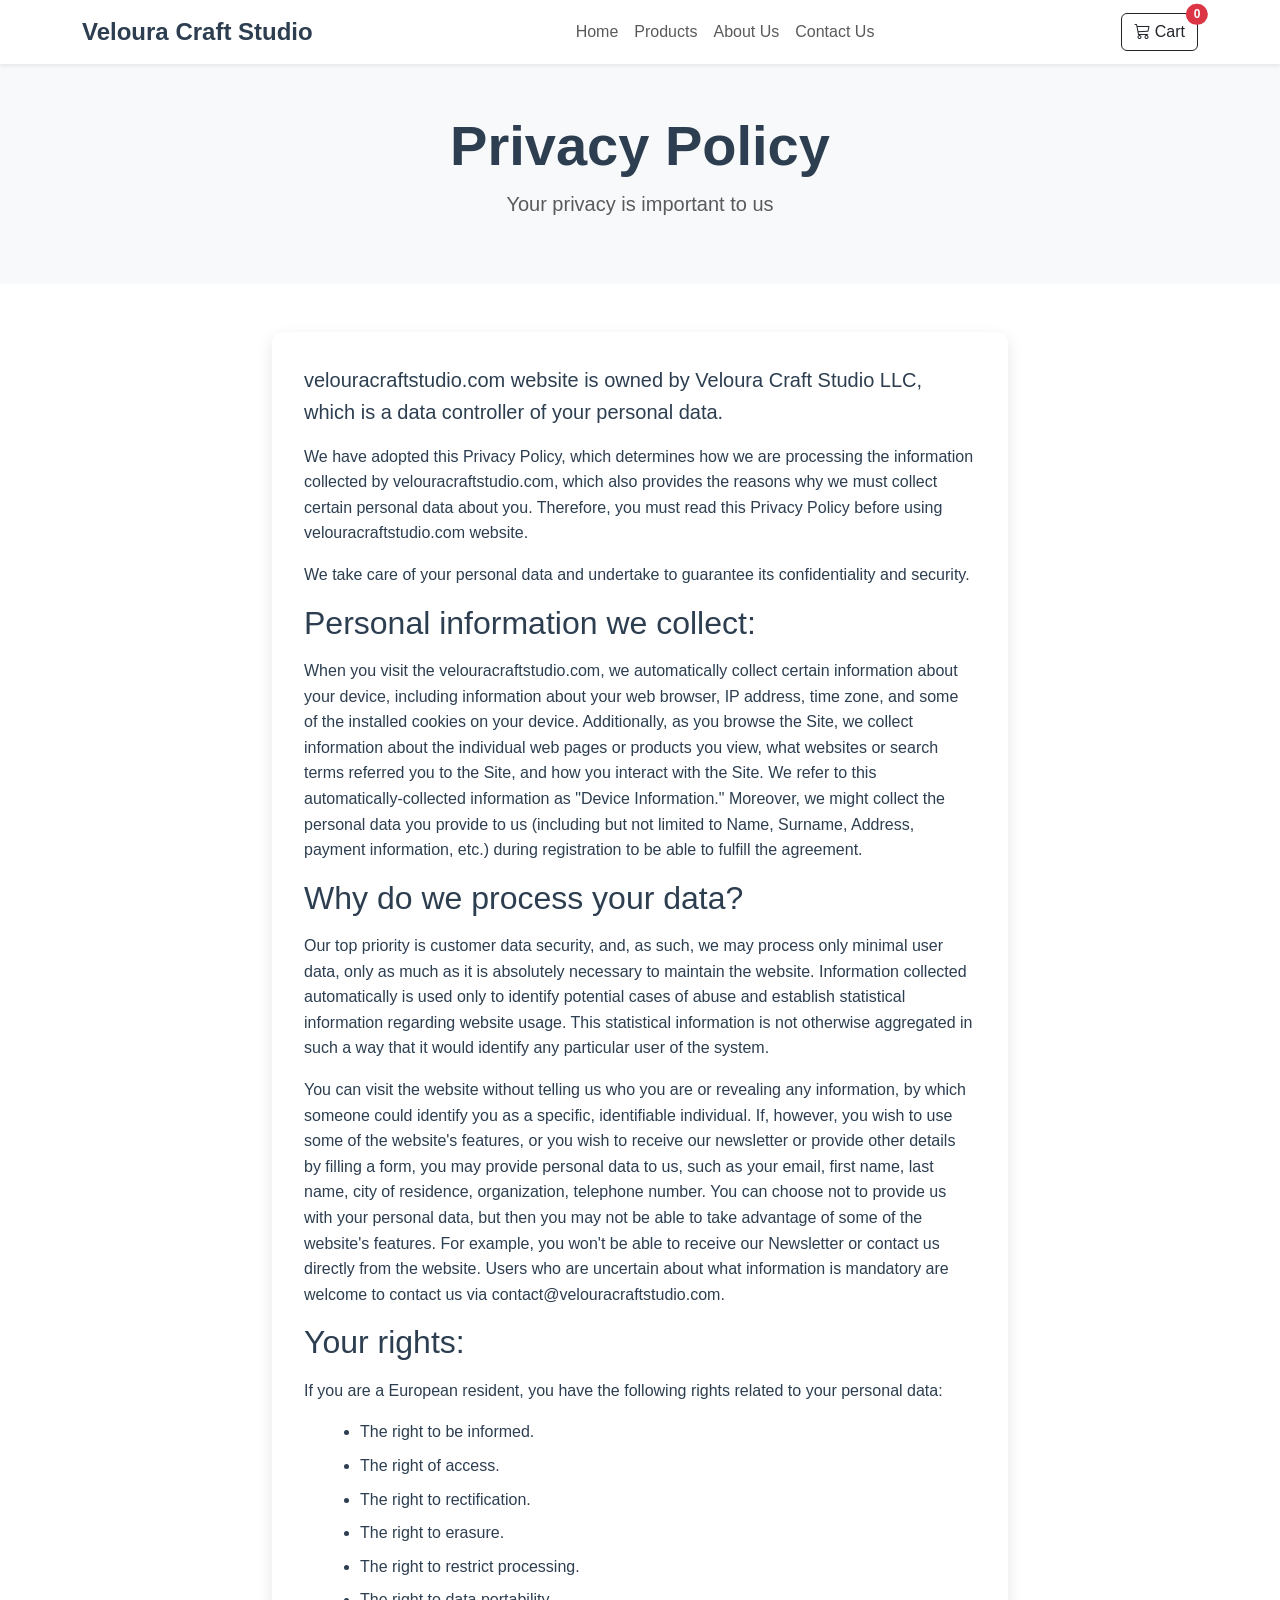
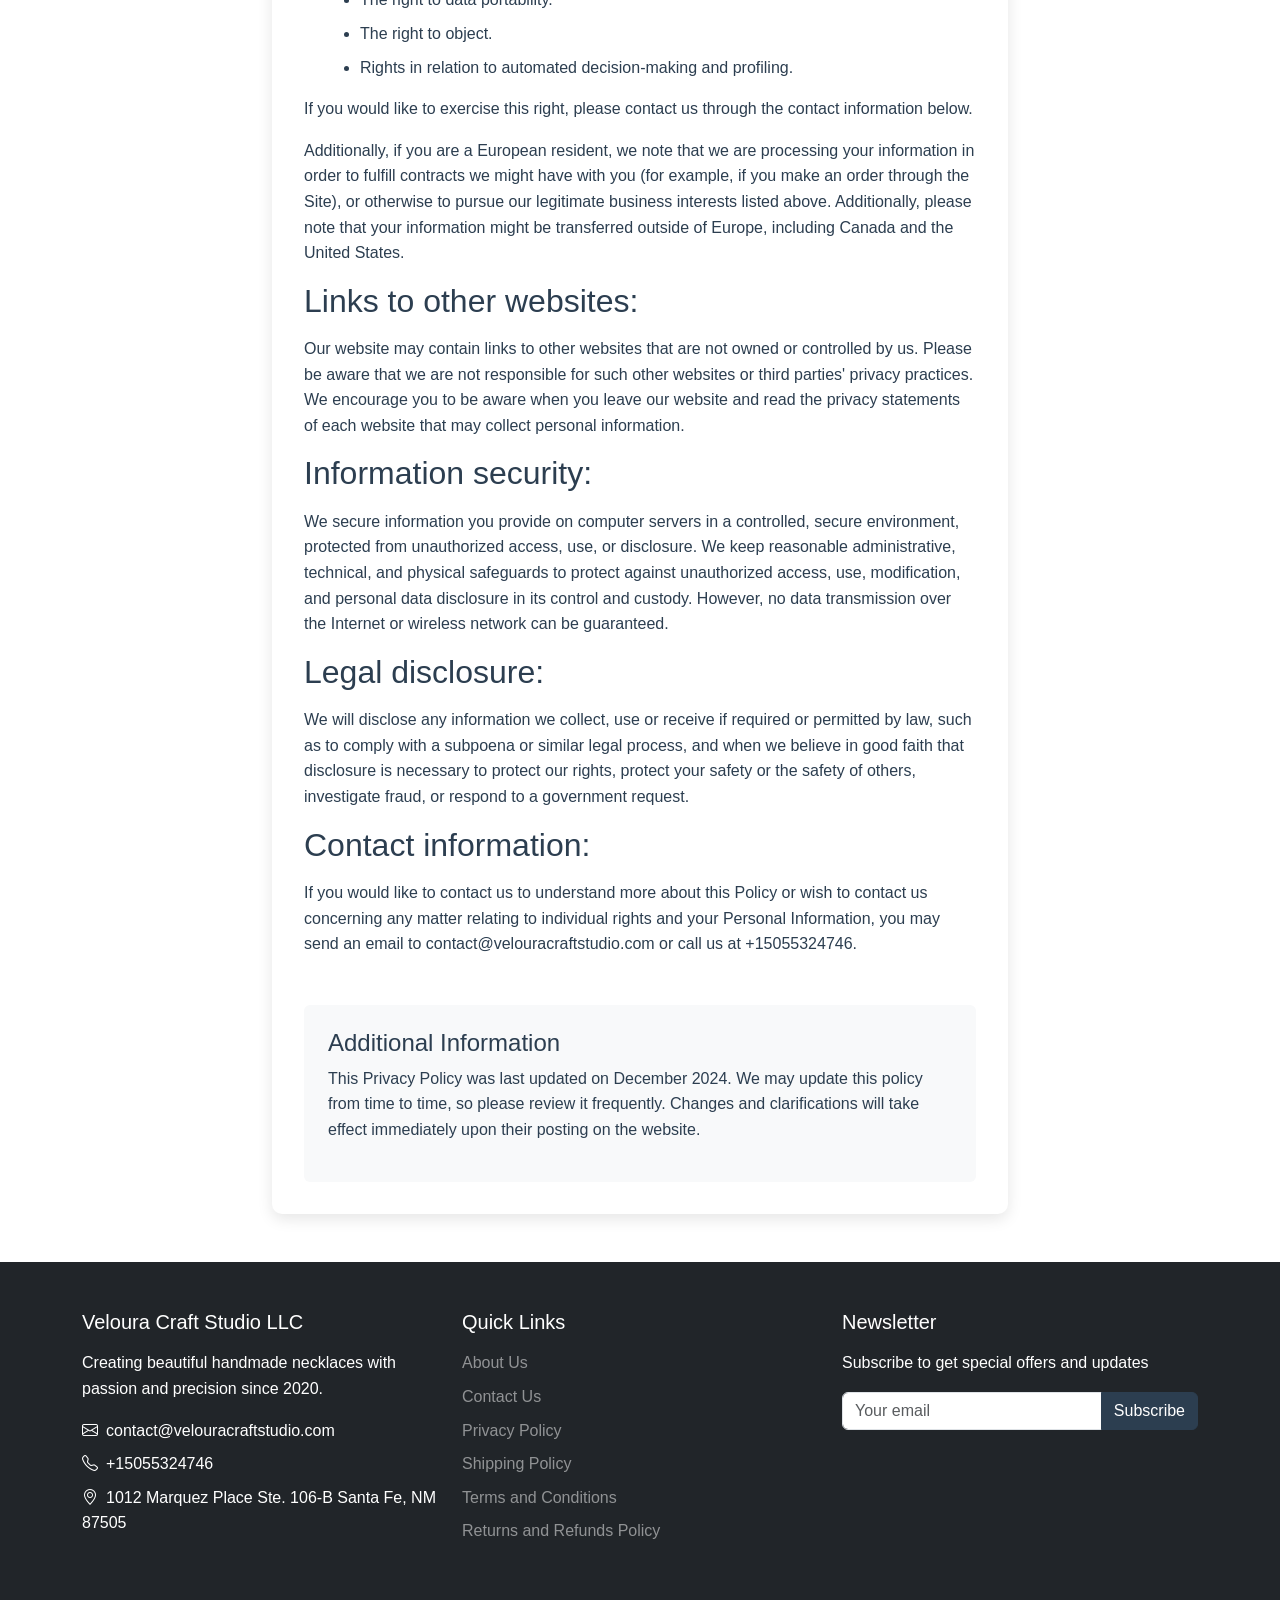
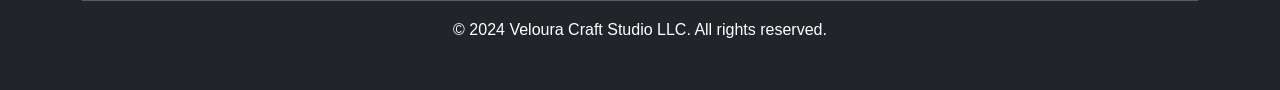
<file: privacy.html>
<!DOCTYPE html>
<html lang="en">
<head>
    <meta charset="UTF-8">
    <meta name="viewport" content="width=device-width, initial-scale=1.0">
    <title>Privacy Policy - Veloura Craft Studio LLC</title>
    <link href="https://cdn.jsdelivr.net/npm/bootstrap@5.3.0/dist/css/bootstrap.min.css" rel="stylesheet">
    <link rel="stylesheet" href="https://cdn.jsdelivr.net/npm/bootstrap-icons@1.11.0/font/bootstrap-icons.css">
    <link rel="stylesheet" href="styles.css">
</head>
<body>
    <!-- Navigation -->
    <nav class="navbar navbar-expand-lg navbar-light bg-white shadow-sm sticky-top">
        <div class="container">
            <a class="navbar-brand fw-bold" href="index.html">Veloura Craft Studio</a>
            <button class="navbar-toggler" type="button" data-bs-toggle="collapse" data-bs-target="#navbarNav">
                <span class="navbar-toggler-icon"></span>
            </button>
            <div class="collapse navbar-collapse" id="navbarNav">
                <ul class="navbar-nav mx-auto">
                    <li class="nav-item">
                        <a class="nav-link" href="index.html">Home</a>
                    </li>
                    <li class="nav-item">
                        <a class="nav-link" href="products.html">Products</a>
                    </li>
                    <li class="nav-item">
                        <a class="nav-link" href="about.html">About Us</a>
                    </li>
                    <li class="nav-item">
                        <a class="nav-link" href="contact.html">Contact Us</a>
                    </li>
                </ul>
                <div class="d-flex">
                    <button class="btn btn-outline-dark position-relative" onclick="window.location.href='cart.html'">
                        <i class="bi bi-cart3"></i> Cart
                        <span class="position-absolute top-0 start-100 translate-middle badge rounded-pill bg-danger" id="cart-count">0</span>
                    </button>
                </div>
            </div>
        </div>
    </nav>

    <!-- Page Header -->
    <section class="py-5 bg-light">
        <div class="container">
            <div class="text-center">
                <h1 class="display-4 fw-bold">Privacy Policy</h1>
                <p class="lead text-muted">Your privacy is important to us</p>
            </div>
        </div>
    </section>

    <!-- Privacy Policy Content -->
    <section class="py-5">
        <div class="container">
            <div class="row">
                <div class="col-lg-8 mx-auto">
                    <div class="policy-content">
                        <p class="lead">velouracraftstudio.com website is owned by Veloura Craft Studio LLC, which is a data controller of your personal data.</p>
                        
                        <p>We have adopted this Privacy Policy, which determines how we are processing the information collected by velouracraftstudio.com, which also provides the reasons why we must collect certain personal data about you. Therefore, you must read this Privacy Policy before using velouracraftstudio.com website.</p>
                        
                        <p>We take care of your personal data and undertake to guarantee its confidentiality and security.</p>
                        
                        <h2>Personal information we collect:</h2>
                        <p>When you visit the velouracraftstudio.com, we automatically collect certain information about your device, including information about your web browser, IP address, time zone, and some of the installed cookies on your device. Additionally, as you browse the Site, we collect information about the individual web pages or products you view, what websites or search terms referred you to the Site, and how you interact with the Site. We refer to this automatically-collected information as "Device Information." Moreover, we might collect the personal data you provide to us (including but not limited to Name, Surname, Address, payment information, etc.) during registration to be able to fulfill the agreement.</p>
                        
                        <h2>Why do we process your data?</h2>
                        <p>Our top priority is customer data security, and, as such, we may process only minimal user data, only as much as it is absolutely necessary to maintain the website. Information collected automatically is used only to identify potential cases of abuse and establish statistical information regarding website usage. This statistical information is not otherwise aggregated in such a way that it would identify any particular user of the system.</p>
                        
                        <p>You can visit the website without telling us who you are or revealing any information, by which someone could identify you as a specific, identifiable individual. If, however, you wish to use some of the website's features, or you wish to receive our newsletter or provide other details by filling a form, you may provide personal data to us, such as your email, first name, last name, city of residence, organization, telephone number. You can choose not to provide us with your personal data, but then you may not be able to take advantage of some of the website's features. For example, you won't be able to receive our Newsletter or contact us directly from the website. Users who are uncertain about what information is mandatory are welcome to contact us via contact@velouracraftstudio.com.</p>
                        
                        <h2>Your rights:</h2>
                        <p>If you are a European resident, you have the following rights related to your personal data:</p>
                        <ul>
                            <li>The right to be informed.</li>
                            <li>The right of access.</li>
                            <li>The right to rectification.</li>
                            <li>The right to erasure.</li>
                            <li>The right to restrict processing.</li>
                            <li>The right to data portability.</li>
                            <li>The right to object.</li>
                            <li>Rights in relation to automated decision-making and profiling.</li>
                        </ul>
                        <p>If you would like to exercise this right, please contact us through the contact information below.</p>
                        
                        <p>Additionally, if you are a European resident, we note that we are processing your information in order to fulfill contracts we might have with you (for example, if you make an order through the Site), or otherwise to pursue our legitimate business interests listed above. Additionally, please note that your information might be transferred outside of Europe, including Canada and the United States.</p>
                        
                        <h2>Links to other websites:</h2>
                        <p>Our website may contain links to other websites that are not owned or controlled by us. Please be aware that we are not responsible for such other websites or third parties' privacy practices. We encourage you to be aware when you leave our website and read the privacy statements of each website that may collect personal information.</p>
                        
                        <h2>Information security:</h2>
                        <p>We secure information you provide on computer servers in a controlled, secure environment, protected from unauthorized access, use, or disclosure. We keep reasonable administrative, technical, and physical safeguards to protect against unauthorized access, use, modification, and personal data disclosure in its control and custody. However, no data transmission over the Internet or wireless network can be guaranteed.</p>
                        
                        <h2>Legal disclosure:</h2>
                        <p>We will disclose any information we collect, use or receive if required or permitted by law, such as to comply with a subpoena or similar legal process, and when we believe in good faith that disclosure is necessary to protect our rights, protect your safety or the safety of others, investigate fraud, or respond to a government request.</p>
                        
                        <h2>Contact information:</h2>
                        <p>If you would like to contact us to understand more about this Policy or wish to contact us concerning any matter relating to individual rights and your Personal Information, you may send an email to contact@velouracraftstudio.com or call us at +15055324746.</p>
                        
                        <div class="mt-5 p-4 bg-light rounded">
                            <h4>Additional Information</h4>
                            <p>This Privacy Policy was last updated on December 2024. We may update this policy from time to time, so please review it frequently. Changes and clarifications will take effect immediately upon their posting on the website.</p>
                        </div>
                    </div>
                </div>
            </div>
        </div>
    </section>

    <!-- Footer -->
    <footer class="bg-dark text-white py-5">
        <div class="container">
            <div class="row">
                <div class="col-lg-4 mb-4">
                    <h5 class="mb-3">Veloura Craft Studio LLC</h5>
                    <p class="mb-3">Creating beautiful handmade necklaces with passion and precision since 2020.</p>
                    <div class="contact-info">
                        <p class="mb-2"><i class="bi bi-envelope me-2"></i>contact@velouracraftstudio.com</p>
                        <p class="mb-2"><i class="bi bi-telephone me-2"></i>+15055324746</p>
                        <p class="mb-2"><i class="bi bi-geo-alt me-2"></i>1012 Marquez Place Ste. 106-B Santa Fe, NM 87505</p>
                    </div>
                </div>
                <div class="col-lg-4 mb-4">
                    <h5 class="mb-3">Quick Links</h5>
                    <ul class="list-unstyled">
                        <li class="mb-2"><a href="about.html" class="text-white-50 text-decoration-none">About Us</a></li>
                        <li class="mb-2"><a href="contact.html" class="text-white-50 text-decoration-none">Contact Us</a></li>
                        <li class="mb-2"><a href="privacy.html" class="text-white-50 text-decoration-none">Privacy Policy</a></li>
                        <li class="mb-2"><a href="shipping.html" class="text-white-50 text-decoration-none">Shipping Policy</a></li>
                        <li class="mb-2"><a href="terms.html" class="text-white-50 text-decoration-none">Terms and Conditions</a></li>
                        <li class="mb-2"><a href="returns.html" class="text-white-50 text-decoration-none">Returns and Refunds Policy</a></li>
                    </ul>
                </div>
                <div class="col-lg-4 mb-4">
                    <h5 class="mb-3">Newsletter</h5>
                    <p class="mb-3">Subscribe to get special offers and updates</p>
                    <form id="newsletter-form">
                        <div class="input-group">
                            <input type="email" class="form-control" placeholder="Your email" required>
                            <button class="btn btn-primary" type="submit">Subscribe</button>
                        </div>
                    </form>
                </div>
            </div>
            <hr class="bg-white-50">
            <div class="text-center">
                <p class="mb-0">&copy; 2024 Veloura Craft Studio LLC. All rights reserved.</p>
            </div>
        </div>
    </footer>

    <script src="https://cdn.jsdelivr.net/npm/bootstrap@5.3.0/dist/js/bootstrap.bundle.min.js"></script>
    <script src="script.js"></script>
</body>
</html>
</file>
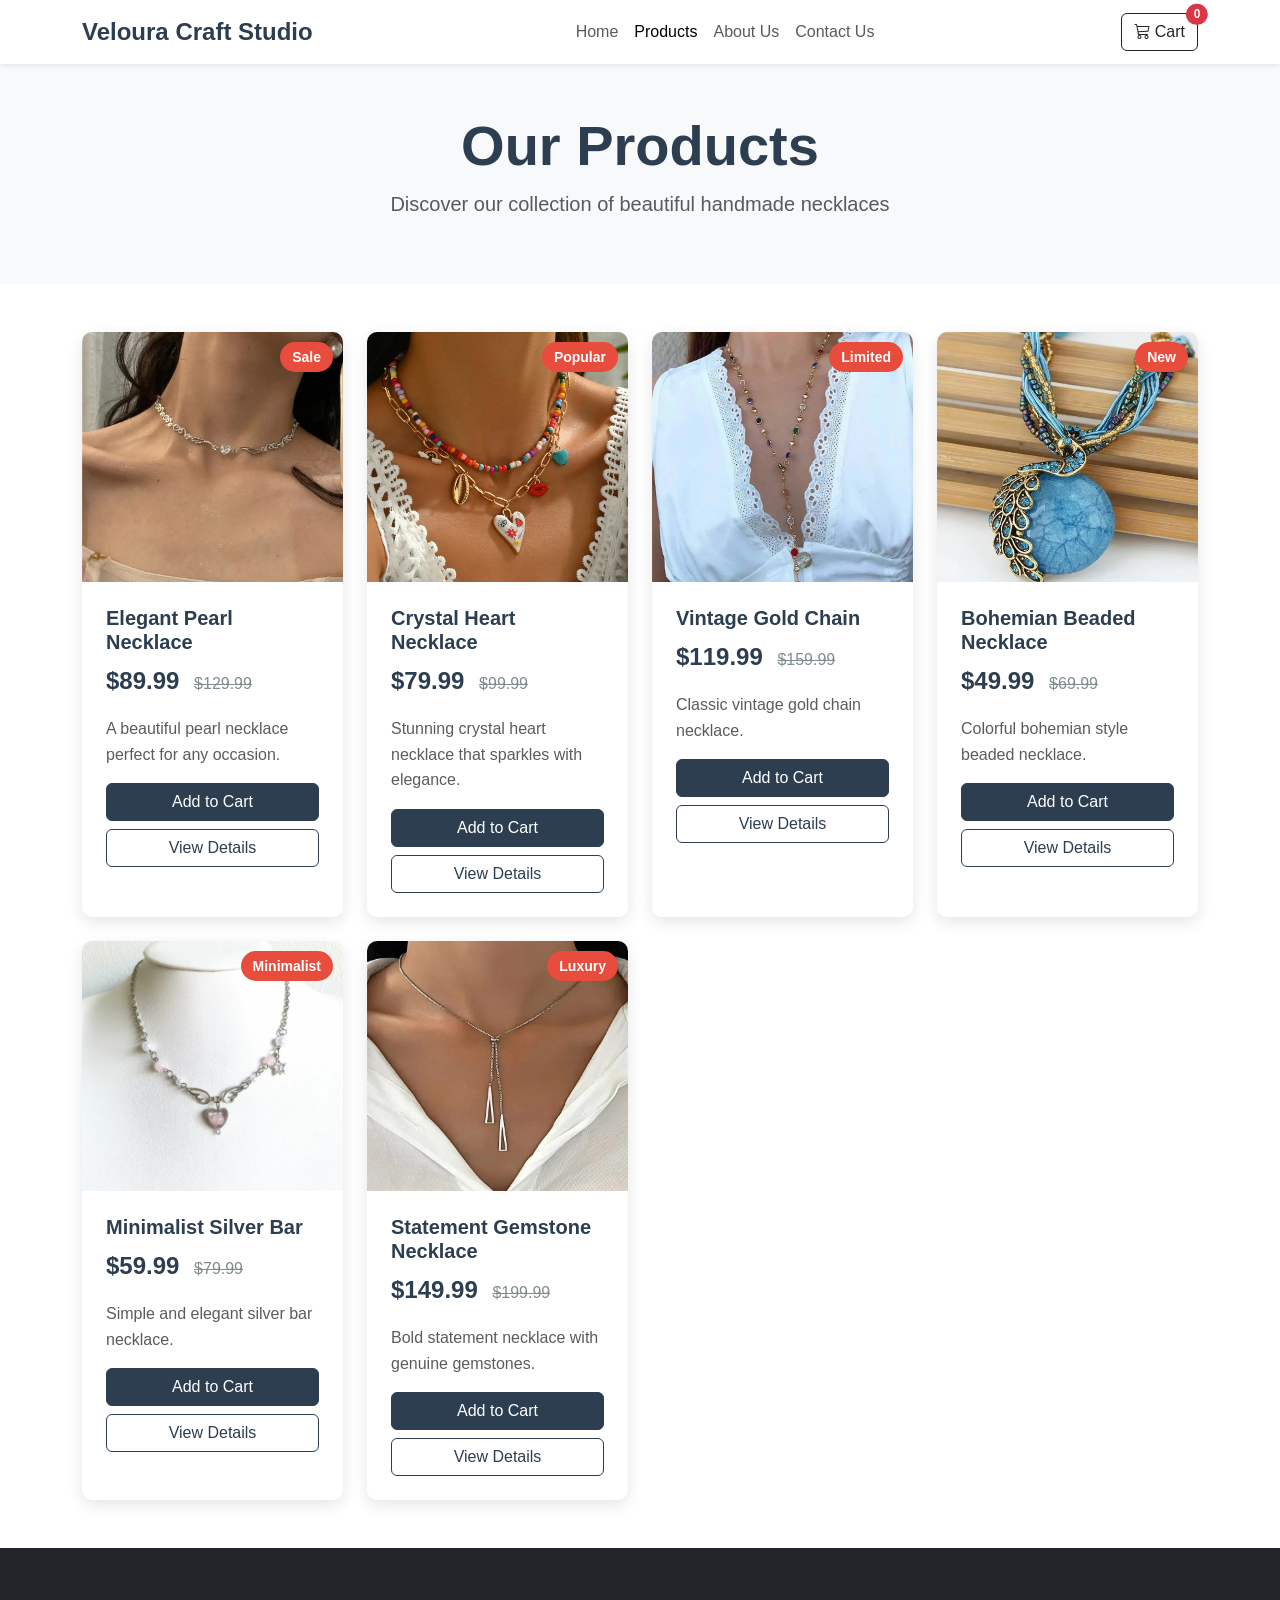
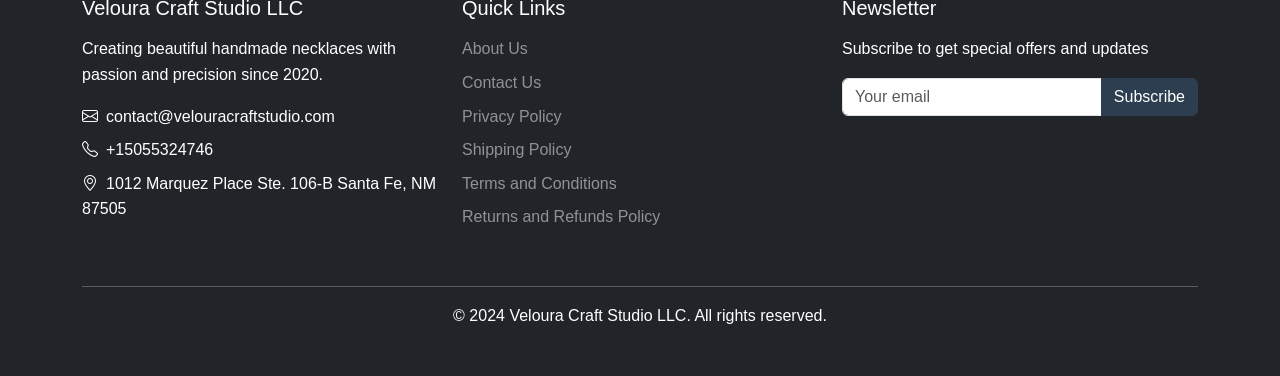
<file: products.html>
<!DOCTYPE html>
<html lang="en">
<head>
    <meta charset="UTF-8">
    <meta name="viewport" content="width=device-width, initial-scale=1.0">
    <title>Products - Veloura Craft Studio LLC</title>
    <link href="https://cdn.jsdelivr.net/npm/bootstrap@5.3.0/dist/css/bootstrap.min.css" rel="stylesheet">
    <link rel="stylesheet" href="https://cdn.jsdelivr.net/npm/bootstrap-icons@1.11.0/font/bootstrap-icons.css">
    <link rel="stylesheet" href="styles.css">
</head>
<body>
    <!-- Navigation -->
    <nav class="navbar navbar-expand-lg navbar-light bg-white shadow-sm sticky-top">
        <div class="container">
            <a class="navbar-brand fw-bold" href="index.html">Veloura Craft Studio</a>
            <button class="navbar-toggler" type="button" data-bs-toggle="collapse" data-bs-target="#navbarNav">
                <span class="navbar-toggler-icon"></span>
            </button>
            <div class="collapse navbar-collapse" id="navbarNav">
                <ul class="navbar-nav mx-auto">
                    <li class="nav-item">
                        <a class="nav-link" href="index.html">Home</a>
                    </li>
                    <li class="nav-item">
                        <a class="nav-link active" href="products.html">Products</a>
                    </li>
                    <li class="nav-item">
                        <a class="nav-link" href="about.html">About Us</a>
                    </li>
                    <li class="nav-item">
                        <a class="nav-link" href="contact.html">Contact Us</a>
                    </li>
                </ul>
                <div class="d-flex">
                    <button class="btn btn-outline-dark position-relative" onclick="window.location.href='cart.html'">
                        <i class="bi bi-cart3"></i> Cart
                        <span class="position-absolute top-0 start-100 translate-middle badge rounded-pill bg-danger" id="cart-count">0</span>
                    </button>
                </div>
            </div>
        </div>
    </nav>

    <!-- Page Header -->
    <section class="py-5 bg-light">
        <div class="container">
            <div class="text-center">
                <h1 class="display-4 fw-bold">Our Products</h1>
                <p class="lead text-muted">Discover our collection of beautiful handmade necklaces</p>
            </div>
        </div>
    </section>

    <!-- Products Grid -->
    <section class="py-5">
        <div class="container">
            <div class="row g-4" id="products-container">
                <!-- Products will be loaded here -->
            </div>
        </div>
    </section>

    <!-- Footer -->
    <footer class="bg-dark text-white py-5">
        <div class="container">
            <div class="row">
                <div class="col-lg-4 mb-4">
                    <h5 class="mb-3">Veloura Craft Studio LLC</h5>
                    <p class="mb-3">Creating beautiful handmade necklaces with passion and precision since 2020.</p>
                    <div class="contact-info">
                        <p class="mb-2"><i class="bi bi-envelope me-2"></i>contact@velouracraftstudio.com</p>
                        <p class="mb-2"><i class="bi bi-telephone me-2"></i>+15055324746</p>
                        <p class="mb-2"><i class="bi bi-geo-alt me-2"></i>1012 Marquez Place Ste. 106-B Santa Fe, NM 87505</p>
                    </div>
                </div>
                <div class="col-lg-4 mb-4">
                    <h5 class="mb-3">Quick Links</h5>
                    <ul class="list-unstyled">
                        <li class="mb-2"><a href="about.html" class="text-white-50 text-decoration-none">About Us</a></li>
                        <li class="mb-2"><a href="contact.html" class="text-white-50 text-decoration-none">Contact Us</a></li>
                        <li class="mb-2"><a href="privacy.html" class="text-white-50 text-decoration-none">Privacy Policy</a></li>
                        <li class="mb-2"><a href="shipping.html" class="text-white-50 text-decoration-none">Shipping Policy</a></li>
                        <li class="mb-2"><a href="terms.html" class="text-white-50 text-decoration-none">Terms and Conditions</a></li>
                        <li class="mb-2"><a href="returns.html" class="text-white-50 text-decoration-none">Returns and Refunds Policy</a></li>
                    </ul>
                </div>
                <div class="col-lg-4 mb-4">
                    <h5 class="mb-3">Newsletter</h5>
                    <p class="mb-3">Subscribe to get special offers and updates</p>
                    <form id="newsletter-form">
                        <div class="input-group">
                            <input type="email" class="form-control" placeholder="Your email" required>
                            <button class="btn btn-primary" type="submit">Subscribe</button>
                        </div>
                    </form>
                </div>
            </div>
            <hr class="bg-white-50">
            <div class="text-center">
                <p class="mb-0">&copy; 2024 Veloura Craft Studio LLC. All rights reserved.</p>
            </div>
        </div>
    </footer>

    <script src="https://cdn.jsdelivr.net/npm/bootstrap@5.3.0/dist/js/bootstrap.bundle.min.js"></script>
    <script src="script.js"></script>
</body>
</html>
</file>
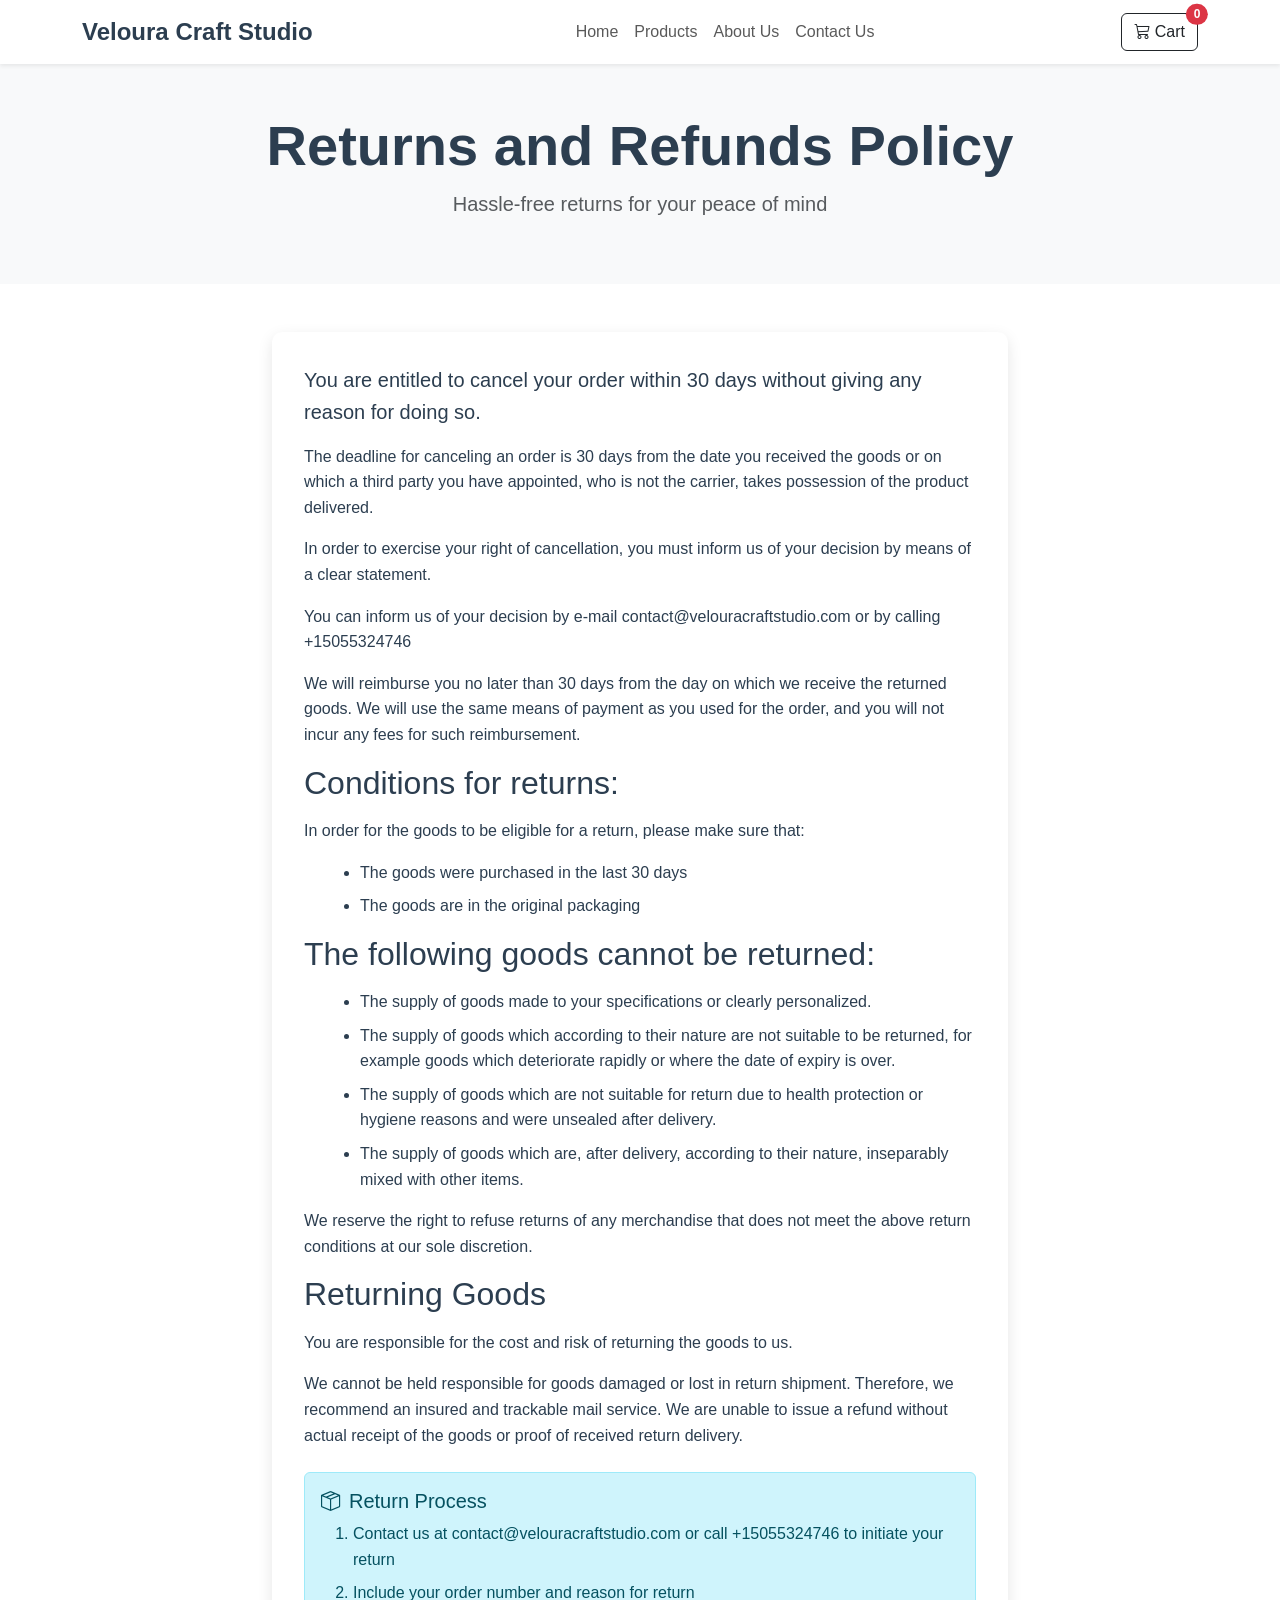
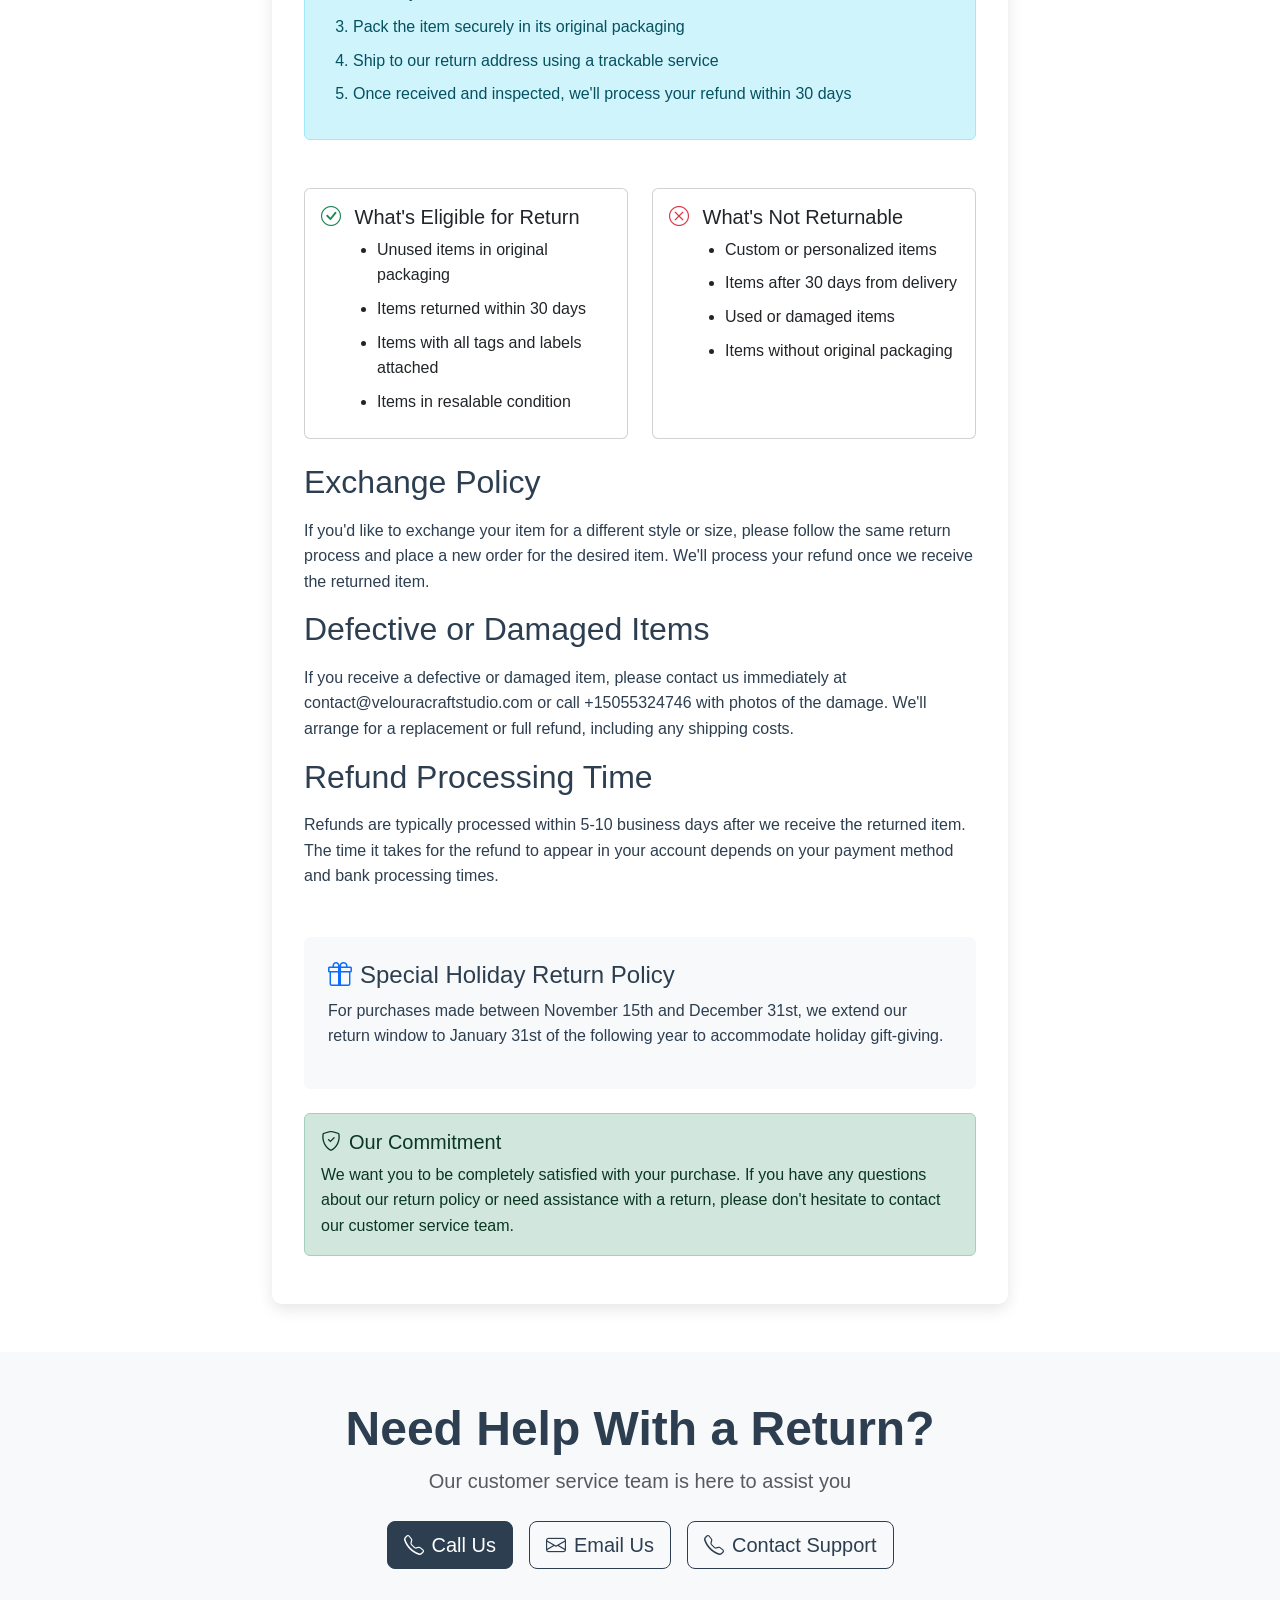
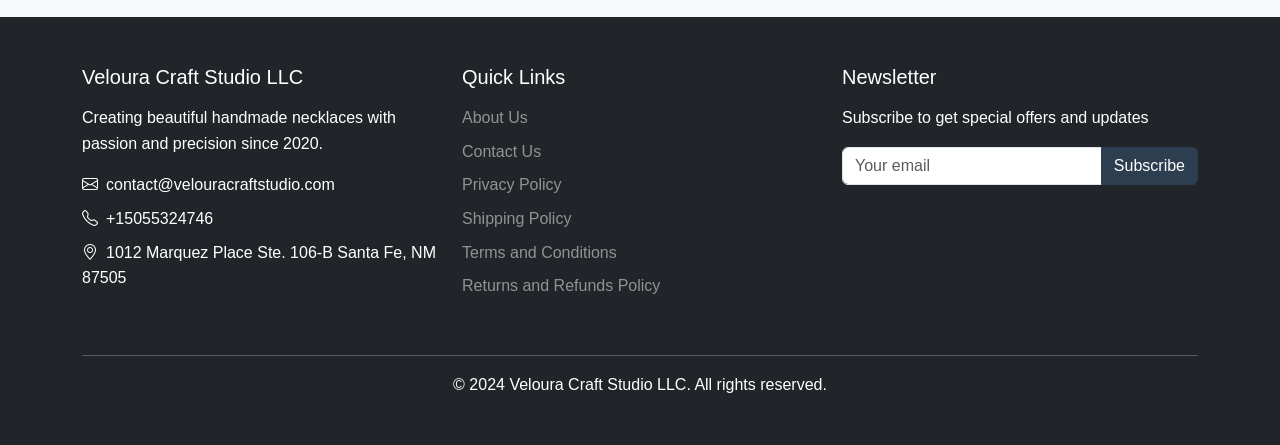
<file: returns.html>
<!DOCTYPE html>
<html lang="en">
<head>
    <meta charset="UTF-8">
    <meta name="viewport" content="width=device-width, initial-scale=1.0">
    <title>Returns and Refunds Policy - Veloura Craft Studio LLC</title>
    <link href="https://cdn.jsdelivr.net/npm/bootstrap@5.3.0/dist/css/bootstrap.min.css" rel="stylesheet">
    <link rel="stylesheet" href="https://cdn.jsdelivr.net/npm/bootstrap-icons@1.11.0/font/bootstrap-icons.css">
    <link rel="stylesheet" href="styles.css">
</head>
<body>
    <!-- Navigation -->
    <nav class="navbar navbar-expand-lg navbar-light bg-white shadow-sm sticky-top">
        <div class="container">
            <a class="navbar-brand fw-bold" href="index.html">Veloura Craft Studio</a>
            <button class="navbar-toggler" type="button" data-bs-toggle="collapse" data-bs-target="#navbarNav">
                <span class="navbar-toggler-icon"></span>
            </button>
            <div class="collapse navbar-collapse" id="navbarNav">
                <ul class="navbar-nav mx-auto">
                    <li class="nav-item">
                        <a class="nav-link" href="index.html">Home</a>
                    </li>
                    <li class="nav-item">
                        <a class="nav-link" href="products.html">Products</a>
                    </li>
                    <li class="nav-item">
                        <a class="nav-link" href="about.html">About Us</a>
                    </li>
                    <li class="nav-item">
                        <a class="nav-link" href="contact.html">Contact Us</a>
                    </li>
                </ul>
                <div class="d-flex">
                    <button class="btn btn-outline-dark position-relative" onclick="window.location.href='cart.html'">
                        <i class="bi bi-cart3"></i> Cart
                        <span class="position-absolute top-0 start-100 translate-middle badge rounded-pill bg-danger" id="cart-count">0</span>
                    </button>
                </div>
            </div>
        </div>
    </nav>

    <!-- Page Header -->
    <section class="py-5 bg-light">
        <div class="container">
            <div class="text-center">
                <h1 class="display-4 fw-bold">Returns and Refunds Policy</h1>
                <p class="lead text-muted">Hassle-free returns for your peace of mind</p>
            </div>
        </div>
    </section>

    <!-- Returns and Refunds Content -->
    <section class="py-5">
        <div class="container">
            <div class="row">
                <div class="col-lg-8 mx-auto">
                    <div class="policy-content">
                        <p class="lead">You are entitled to cancel your order within 30 days without giving any reason for doing so.</p>
                        
                        <p>The deadline for canceling an order is 30 days from the date you received the goods or on which a third party you have appointed, who is not the carrier, takes possession of the product delivered.</p>
                        
                        <p>In order to exercise your right of cancellation, you must inform us of your decision by means of a clear statement.</p>
                        
                        <p>You can inform us of your decision by e-mail contact@velouracraftstudio.com or by calling +15055324746</p>
                        
                        <p>We will reimburse you no later than 30 days from the day on which we receive the returned goods. We will use the same means of payment as you used for the order, and you will not incur any fees for such reimbursement.</p>
                        
                        <h2>Conditions for returns:</h2>
                        <p>In order for the goods to be eligible for a return, please make sure that:</p>
                        <ul>
                            <li>The goods were purchased in the last 30 days</li>
                            <li>The goods are in the original packaging</li>
                        </ul>
                        
                        <h2>The following goods cannot be returned:</h2>
                        <ul>
                            <li>The supply of goods made to your specifications or clearly personalized.</li>
                            <li>The supply of goods which according to their nature are not suitable to be returned, for example goods which deteriorate rapidly or where the date of expiry is over.</li>
                            <li>The supply of goods which are not suitable for return due to health protection or hygiene reasons and were unsealed after delivery.</li>
                            <li>The supply of goods which are, after delivery, according to their nature, inseparably mixed with other items.</li>
                        </ul>
                        
                        <p>We reserve the right to refuse returns of any merchandise that does not meet the above return conditions at our sole discretion.</p>
                        
                        <h2>Returning Goods</h2>
                        <p>You are responsible for the cost and risk of returning the goods to us.</p>
                        
                        <p>We cannot be held responsible for goods damaged or lost in return shipment. Therefore, we recommend an insured and trackable mail service. We are unable to issue a refund without actual receipt of the goods or proof of received return delivery.</p>
                        
                        <div class="alert alert-info mt-4">
                            <h5><i class="bi bi-box-seam me-2"></i>Return Process</h5>
                            <ol>
                                <li>Contact us at contact@velouracraftstudio.com or call +15055324746 to initiate your return</li>
                                <li>Include your order number and reason for return</li>
                                <li>Pack the item securely in its original packaging</li>
                                <li>Ship to our return address using a trackable service</li>
                                <li>Once received and inspected, we'll process your refund within 30 days</li>
                            </ol>
                        </div>
                        
                        <div class="row g-4 my-4">
                            <div class="col-md-6">
                                <div class="card h-100">
                                    <div class="card-body">
                                        <h5 class="card-title">
                                            <i class="bi bi-check-circle text-success me-2"></i>
                                            What's Eligible for Return
                                        </h5>
                                        <ul class="card-text">
                                            <li>Unused items in original packaging</li>
                                            <li>Items returned within 30 days</li>
                                            <li>Items with all tags and labels attached</li>
                                            <li>Items in resalable condition</li>
                                        </ul>
                                    </div>
                                </div>
                            </div>
                            <div class="col-md-6">
                                <div class="card h-100">
                                    <div class="card-body">
                                        <h5 class="card-title">
                                            <i class="bi bi-x-circle text-danger me-2"></i>
                                            What's Not Returnable
                                        </h5>
                                        <ul class="card-text">
                                            <li>Custom or personalized items</li>
                                            <li>Items after 30 days from delivery</li>
                                            <li>Used or damaged items</li>
                                            <li>Items without original packaging</li>
                                        </ul>
                                    </div>
                                </div>
                            </div>
                        </div>
                        
                        <h2>Exchange Policy</h2>
                        <p>If you'd like to exchange your item for a different style or size, please follow the same return process and place a new order for the desired item. We'll process your refund once we receive the returned item.</p>
                        
                        <h2>Defective or Damaged Items</h2>
                        <p>If you receive a defective or damaged item, please contact us immediately at contact@velouracraftstudio.com or call +15055324746 with photos of the damage. We'll arrange for a replacement or full refund, including any shipping costs.</p>
                        
                        <h2>Refund Processing Time</h2>
                        <p>Refunds are typically processed within 5-10 business days after we receive the returned item. The time it takes for the refund to appear in your account depends on your payment method and bank processing times.</p>
                        
                        <div class="mt-5 p-4 bg-light rounded">
                            <h4><i class="bi bi-gift text-primary me-2"></i>Special Holiday Return Policy</h4>
                            <p>For purchases made between November 15th and December 31st, we extend our return window to January 31st of the following year to accommodate holiday gift-giving.</p>
                        </div>
                        
                        <div class="alert alert-success mt-4">
                            <h5><i class="bi bi-shield-check me-2"></i>Our Commitment</h5>
                            <p class="mb-0">We want you to be completely satisfied with your purchase. If you have any questions about our return policy or need assistance with a return, please don't hesitate to contact our customer service team.</p>
                        </div>
                    </div>
                </div>
            </div>
        </div>
    </section>

    <!-- Contact Section -->
    <section class="py-5 bg-light">
        <div class="container">
            <div class="text-center">
                <h2 class="display-5 fw-bold">Need Help With a Return?</h2>
                <p class="lead text-muted mb-4">Our customer service team is here to assist you</p>
                <div class="d-flex gap-3 justify-content-center">
                    <a href="tel:+15055324746" class="btn btn-primary btn-lg">
                        <i class="bi bi-telephone me-2"></i>Call Us
                    </a>
                    <a href="mailto:contact@velouracraftstudio.com" class="btn btn-outline-primary btn-lg">
                        <i class="bi bi-envelope me-2"></i>Email Us
                    </a>
                    <a href="contact.html" class="btn btn-outline-primary btn-lg">
                        <i class="bi bi-telephone me-2"></i>Contact Support
                    </a>
                </div>
            </div>
        </div>
    </section>

    <!-- Footer -->
    <footer class="bg-dark text-white py-5">
        <div class="container">
            <div class="row">
                <div class="col-lg-4 mb-4">
                    <h5 class="mb-3">Veloura Craft Studio LLC</h5>
                    <p class="mb-3">Creating beautiful handmade necklaces with passion and precision since 2020.</p>
                    <div class="contact-info">
                        <p class="mb-2"><i class="bi bi-envelope me-2"></i>contact@velouracraftstudio.com</p>
                        <p class="mb-2"><i class="bi bi-telephone me-2"></i>+15055324746</p>
                        <p class="mb-2"><i class="bi bi-geo-alt me-2"></i>1012 Marquez Place Ste. 106-B Santa Fe, NM 87505</p>
                    </div>
                </div>
                <div class="col-lg-4 mb-4">
                    <h5 class="mb-3">Quick Links</h5>
                    <ul class="list-unstyled">
                        <li class="mb-2"><a href="about.html" class="text-white-50 text-decoration-none">About Us</a></li>
                        <li class="mb-2"><a href="contact.html" class="text-white-50 text-decoration-none">Contact Us</a></li>
                        <li class="mb-2"><a href="privacy.html" class="text-white-50 text-decoration-none">Privacy Policy</a></li>
                        <li class="mb-2"><a href="shipping.html" class="text-white-50 text-decoration-none">Shipping Policy</a></li>
                        <li class="mb-2"><a href="terms.html" class="text-white-50 text-decoration-none">Terms and Conditions</a></li>
                        <li class="mb-2"><a href="returns.html" class="text-white-50 text-decoration-none">Returns and Refunds Policy</a></li>
                    </ul>
                </div>
                <div class="col-lg-4 mb-4">
                    <h5 class="mb-3">Newsletter</h5>
                    <p class="mb-3">Subscribe to get special offers and updates</p>
                    <form id="newsletter-form">
                        <div class="input-group">
                            <input type="email" class="form-control" placeholder="Your email" required>
                            <button class="btn btn-primary" type="submit">Subscribe</button>
                        </div>
                    </form>
                </div>
            </div>
            <hr class="bg-white-50">
            <div class="text-center">
                <p class="mb-0">&copy; 2024 Veloura Craft Studio LLC. All rights reserved.</p>
            </div>
        </div>
    </footer>

    <script src="https://cdn.jsdelivr.net/npm/bootstrap@5.3.0/dist/js/bootstrap.bundle.min.js"></script>
    <script src="script.js"></script>
</body>
</html>
</file>
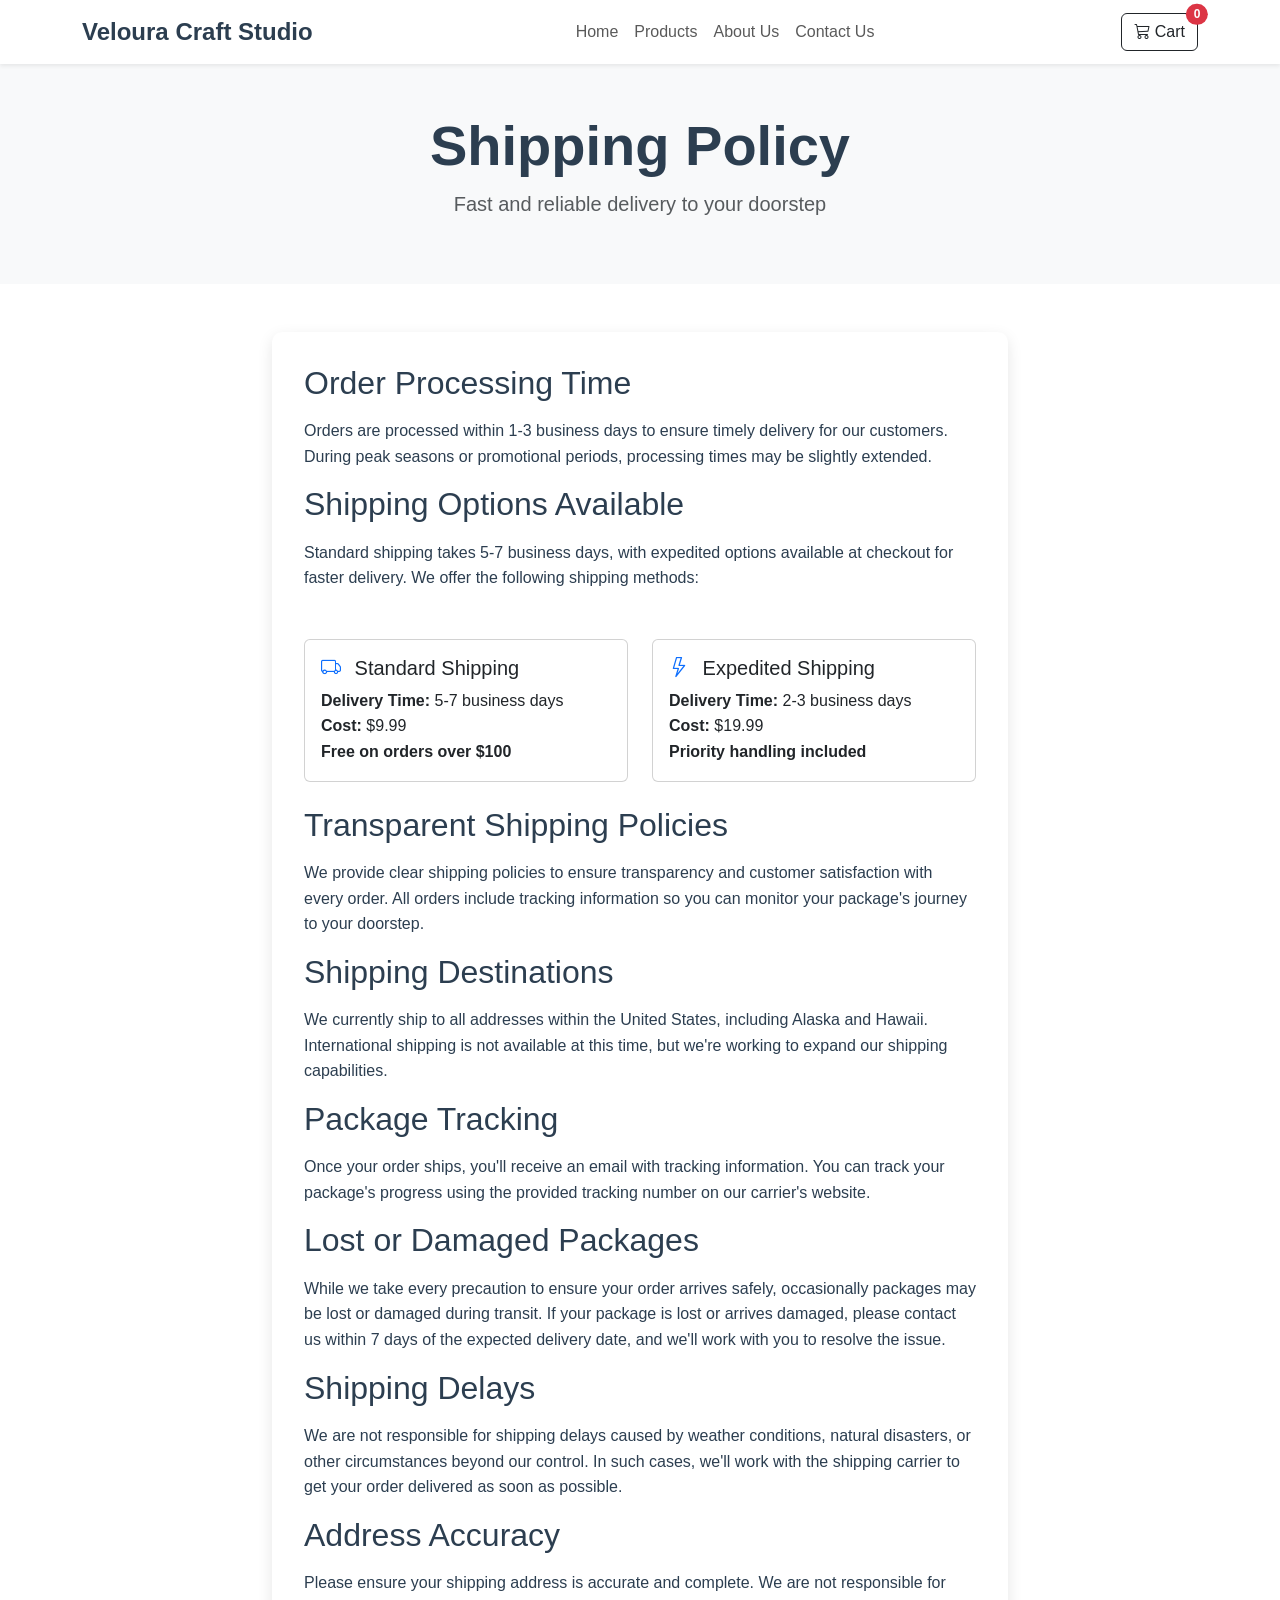
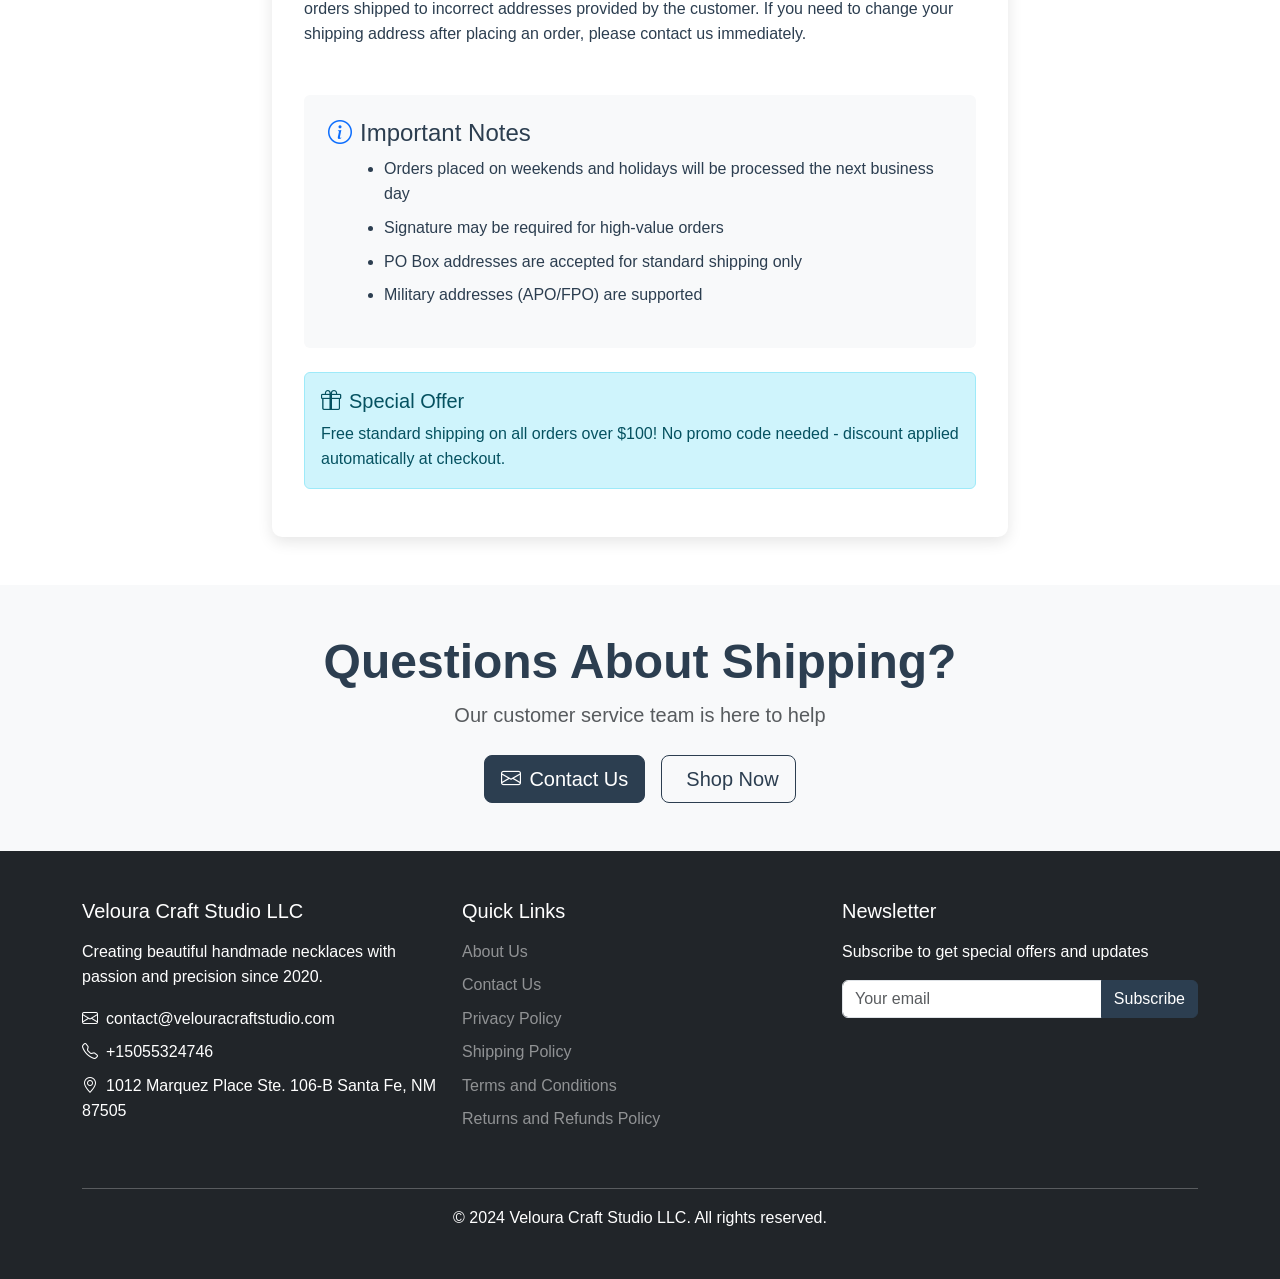
<file: shipping.html>
<!DOCTYPE html>
<html lang="en">
<head>
    <meta charset="UTF-8">
    <meta name="viewport" content="width=device-width, initial-scale=1.0">
    <title>Shipping Policy - Veloura Craft Studio LLC</title>
    <link href="https://cdn.jsdelivr.net/npm/bootstrap@5.3.0/dist/css/bootstrap.min.css" rel="stylesheet">
    <link rel="stylesheet" href="https://cdn.jsdelivr.net/npm/bootstrap-icons@1.11.0/font/bootstrap-icons.css">
    <link rel="stylesheet" href="styles.css">
</head>
<body>
    <!-- Navigation -->
    <nav class="navbar navbar-expand-lg navbar-light bg-white shadow-sm sticky-top">
        <div class="container">
            <a class="navbar-brand fw-bold" href="index.html">Veloura Craft Studio</a>
            <button class="navbar-toggler" type="button" data-bs-toggle="collapse" data-bs-target="#navbarNav">
                <span class="navbar-toggler-icon"></span>
            </button>
            <div class="collapse navbar-collapse" id="navbarNav">
                <ul class="navbar-nav mx-auto">
                    <li class="nav-item">
                        <a class="nav-link" href="index.html">Home</a>
                    </li>
                    <li class="nav-item">
                        <a class="nav-link" href="products.html">Products</a>
                    </li>
                    <li class="nav-item">
                        <a class="nav-link" href="about.html">About Us</a>
                    </li>
                    <li class="nav-item">
                        <a class="nav-link" href="contact.html">Contact Us</a>
                    </li>
                </ul>
                <div class="d-flex">
                    <button class="btn btn-outline-dark position-relative" onclick="window.location.href='cart.html'">
                        <i class="bi bi-cart3"></i> Cart
                        <span class="position-absolute top-0 start-100 translate-middle badge rounded-pill bg-danger" id="cart-count">0</span>
                    </button>
                </div>
            </div>
        </div>
    </nav>

    <!-- Page Header -->
    <section class="py-5 bg-light">
        <div class="container">
            <div class="text-center">
                <h1 class="display-4 fw-bold">Shipping Policy</h1>
                <p class="lead text-muted">Fast and reliable delivery to your doorstep</p>
            </div>
        </div>
    </section>

    <!-- Shipping Policy Content -->
    <section class="py-5">
        <div class="container">
            <div class="row">
                <div class="col-lg-8 mx-auto">
                    <div class="policy-content">
                        <h2>Order Processing Time</h2>
                        <p>Orders are processed within 1-3 business days to ensure timely delivery for our customers. During peak seasons or promotional periods, processing times may be slightly extended.</p>
                        
                        <h2>Shipping Options Available</h2>
                        <p>Standard shipping takes 5-7 business days, with expedited options available at checkout for faster delivery. We offer the following shipping methods:</p>
                        
                        <div class="row g-4 my-4">
                            <div class="col-md-6">
                                <div class="card h-100">
                                    <div class="card-body">
                                        <h5 class="card-title">
                                            <i class="bi bi-truck text-primary me-2"></i>
                                            Standard Shipping
                                        </h5>
                                        <p class="card-text">
                                            <strong>Delivery Time:</strong> 5-7 business days<br>
                                            <strong>Cost:</strong> $9.99<br>
                                            <strong>Free on orders over $100</strong>
                                        </p>
                                    </div>
                                </div>
                            </div>
                            <div class="col-md-6">
                                <div class="card h-100">
                                    <div class="card-body">
                                        <h5 class="card-title">
                                            <i class="bi bi-lightning text-primary me-2"></i>
                                            Expedited Shipping
                                        </h5>
                                        <p class="card-text">
                                            <strong>Delivery Time:</strong> 2-3 business days<br>
                                            <strong>Cost:</strong> $19.99<br>
                                            <strong>Priority handling included</strong>
                                        </p>
                                    </div>
                                </div>
                            </div>
                        </div>
                        
                        <h2>Transparent Shipping Policies</h2>
                        <p>We provide clear shipping policies to ensure transparency and customer satisfaction with every order. All orders include tracking information so you can monitor your package's journey to your doorstep.</p>
                        
                        <h2>Shipping Destinations</h2>
                        <p>We currently ship to all addresses within the United States, including Alaska and Hawaii. International shipping is not available at this time, but we're working to expand our shipping capabilities.</p>
                        
                        <h2>Package Tracking</h2>
                        <p>Once your order ships, you'll receive an email with tracking information. You can track your package's progress using the provided tracking number on our carrier's website.</p>
                        
                        <h2>Lost or Damaged Packages</h2>
                        <p>While we take every precaution to ensure your order arrives safely, occasionally packages may be lost or damaged during transit. If your package is lost or arrives damaged, please contact us within 7 days of the expected delivery date, and we'll work with you to resolve the issue.</p>
                        
                        <h2>Shipping Delays</h2>
                        <p>We are not responsible for shipping delays caused by weather conditions, natural disasters, or other circumstances beyond our control. In such cases, we'll work with the shipping carrier to get your order delivered as soon as possible.</p>
                        
                        <h2>Address Accuracy</h2>
                        <p>Please ensure your shipping address is accurate and complete. We are not responsible for orders shipped to incorrect addresses provided by the customer. If you need to change your shipping address after placing an order, please contact us immediately.</p>
                        
                        <div class="mt-5 p-4 bg-light rounded">
                            <h4><i class="bi bi-info-circle text-primary me-2"></i>Important Notes</h4>
                            <ul>
                                <li>Orders placed on weekends and holidays will be processed the next business day</li>
                                <li>Signature may be required for high-value orders</li>
                                <li>PO Box addresses are accepted for standard shipping only</li>
                                <li>Military addresses (APO/FPO) are supported</li>
                            </ul>
                        </div>
                        
                        <div class="alert alert-info mt-4">
                            <h5><i class="bi bi-gift me-2"></i>Special Offer</h5>
                            <p class="mb-0">Free standard shipping on all orders over $100! No promo code needed - discount applied automatically at checkout.</p>
                        </div>
                    </div>
                </div>
            </div>
        </div>
    </section>

    <!-- Contact Section -->
    <section class="py-5 bg-light">
        <div class="container">
            <div class="text-center">
                <h2 class="display-5 fw-bold">Questions About Shipping?</h2>
                <p class="lead text-muted mb-4">Our customer service team is here to help</p>
                <div class="d-flex gap-3 justify-content-center">
                    <a href="contact.html" class="btn btn-primary btn-lg">
                        <i class="bi bi-envelope me-2"></i>Contact Us
                    </a>
                    <a href="products.html" class="btn btn-outline-primary btn-lg">
                        <i class="bi bi-shopping-bag me-2"></i>Shop Now
                    </a>
                </div>
            </div>
        </div>
    </section>

    <!-- Footer -->
    <footer class="bg-dark text-white py-5">
        <div class="container">
            <div class="row">
                <div class="col-lg-4 mb-4">
                    <h5 class="mb-3">Veloura Craft Studio LLC</h5>
                    <p class="mb-3">Creating beautiful handmade necklaces with passion and precision since 2020.</p>
                    <div class="contact-info">
                        <p class="mb-2"><i class="bi bi-envelope me-2"></i>contact@velouracraftstudio.com</p>
                        <p class="mb-2"><i class="bi bi-telephone me-2"></i>+15055324746</p>
                        <p class="mb-2"><i class="bi bi-geo-alt me-2"></i>1012 Marquez Place Ste. 106-B Santa Fe, NM 87505</p>
                    </div>
                </div>
                <div class="col-lg-4 mb-4">
                    <h5 class="mb-3">Quick Links</h5>
                    <ul class="list-unstyled">
                        <li class="mb-2"><a href="about.html" class="text-white-50 text-decoration-none">About Us</a></li>
                        <li class="mb-2"><a href="contact.html" class="text-white-50 text-decoration-none">Contact Us</a></li>
                        <li class="mb-2"><a href="privacy.html" class="text-white-50 text-decoration-none">Privacy Policy</a></li>
                        <li class="mb-2"><a href="shipping.html" class="text-white-50 text-decoration-none">Shipping Policy</a></li>
                        <li class="mb-2"><a href="terms.html" class="text-white-50 text-decoration-none">Terms and Conditions</a></li>
                        <li class="mb-2"><a href="returns.html" class="text-white-50 text-decoration-none">Returns and Refunds Policy</a></li>
                    </ul>
                </div>
                <div class="col-lg-4 mb-4">
                    <h5 class="mb-3">Newsletter</h5>
                    <p class="mb-3">Subscribe to get special offers and updates</p>
                    <form id="newsletter-form">
                        <div class="input-group">
                            <input type="email" class="form-control" placeholder="Your email" required>
                            <button class="btn btn-primary" type="submit">Subscribe</button>
                        </div>
                    </form>
                </div>
            </div>
            <hr class="bg-white-50">
            <div class="text-center">
                <p class="mb-0">&copy; 2024 Veloura Craft Studio LLC. All rights reserved.</p>
            </div>
        </div>
    </footer>

    <script src="https://cdn.jsdelivr.net/npm/bootstrap@5.3.0/dist/js/bootstrap.bundle.min.js"></script>
    <script src="script.js"></script>
</body>
</html>
</file>
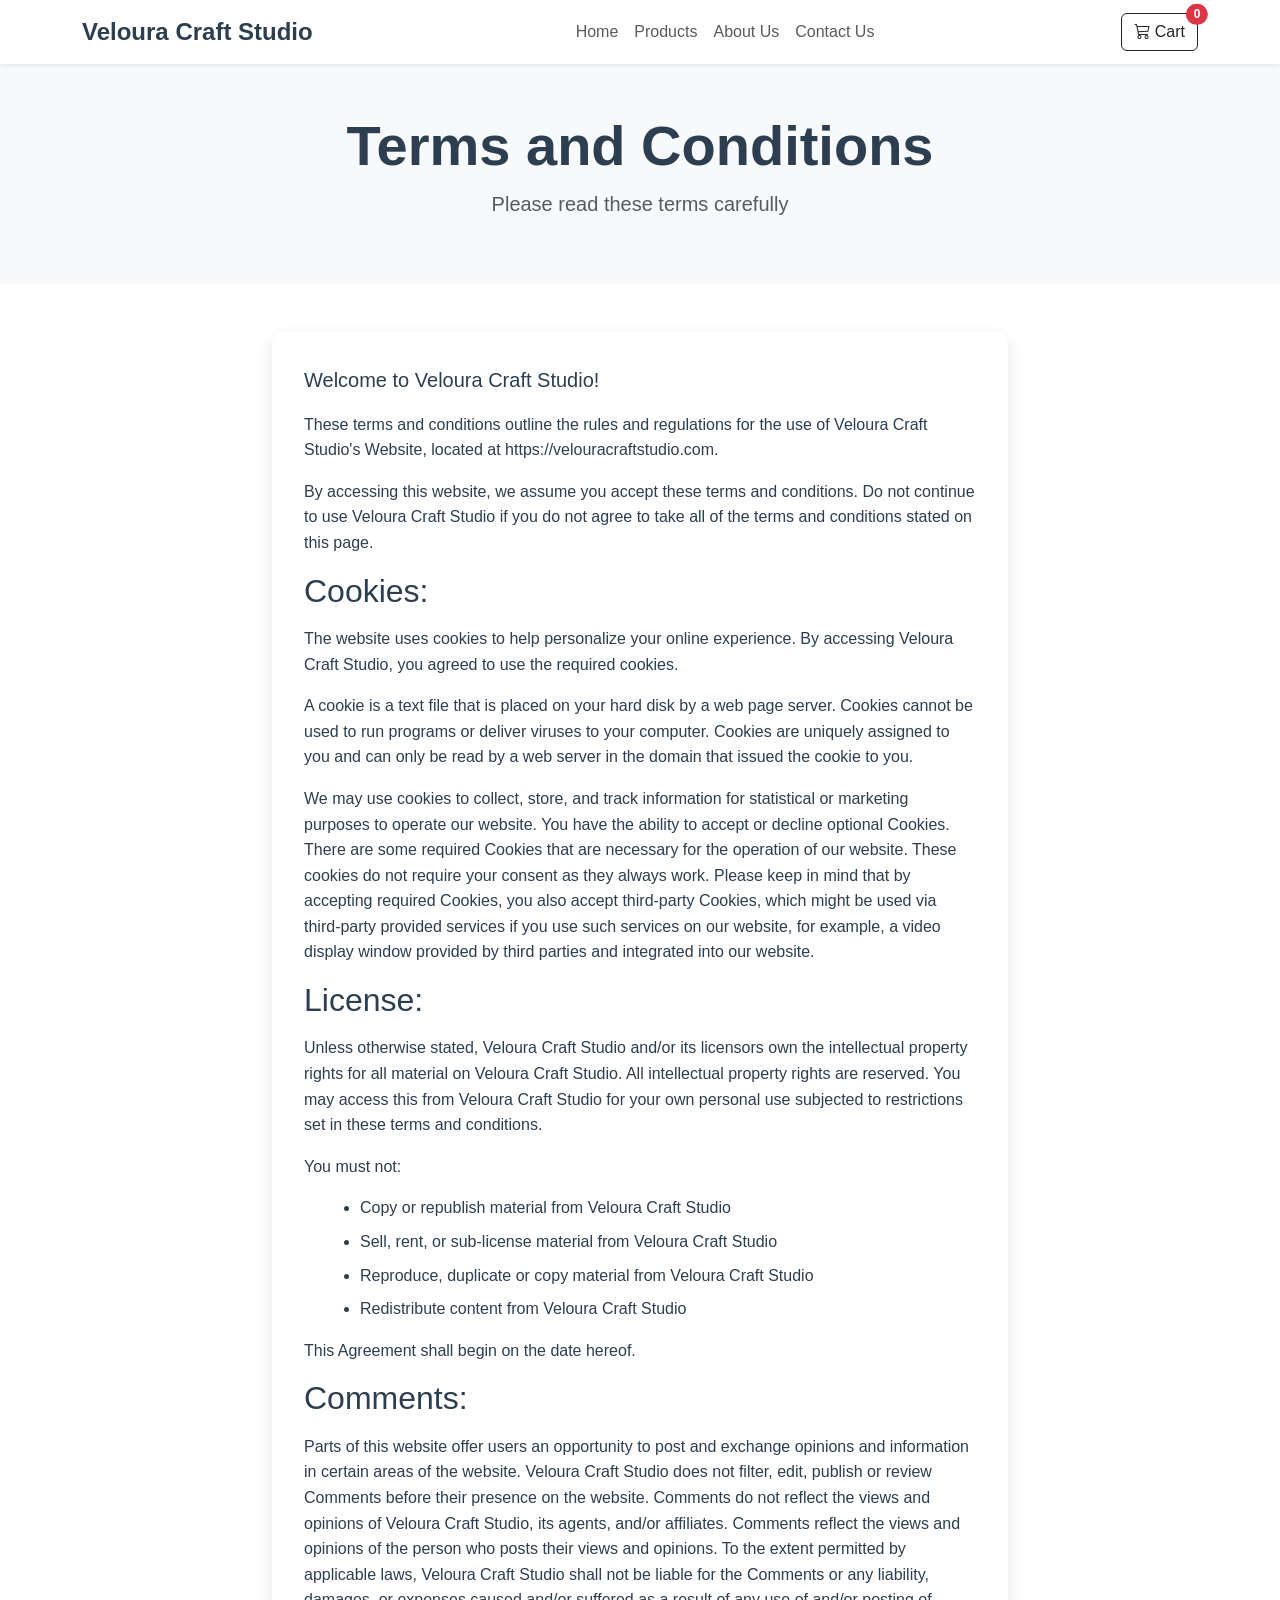
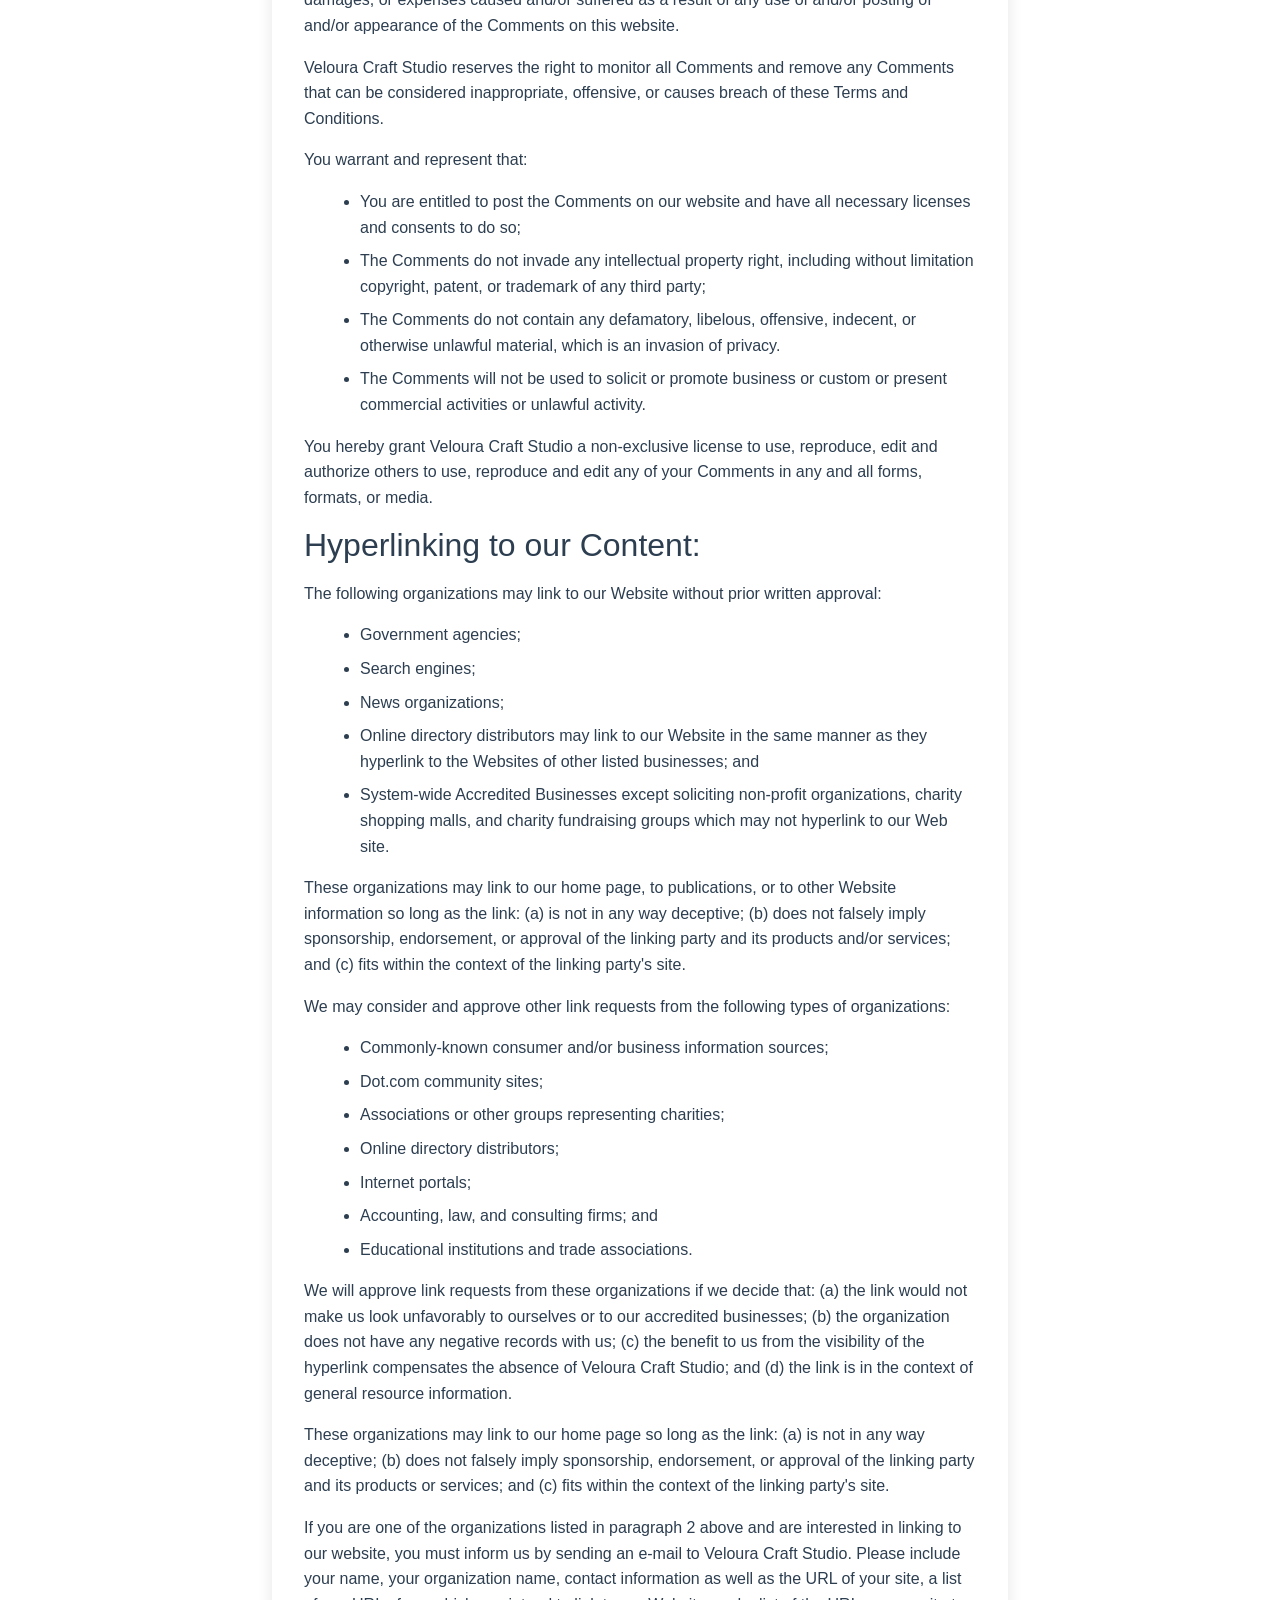
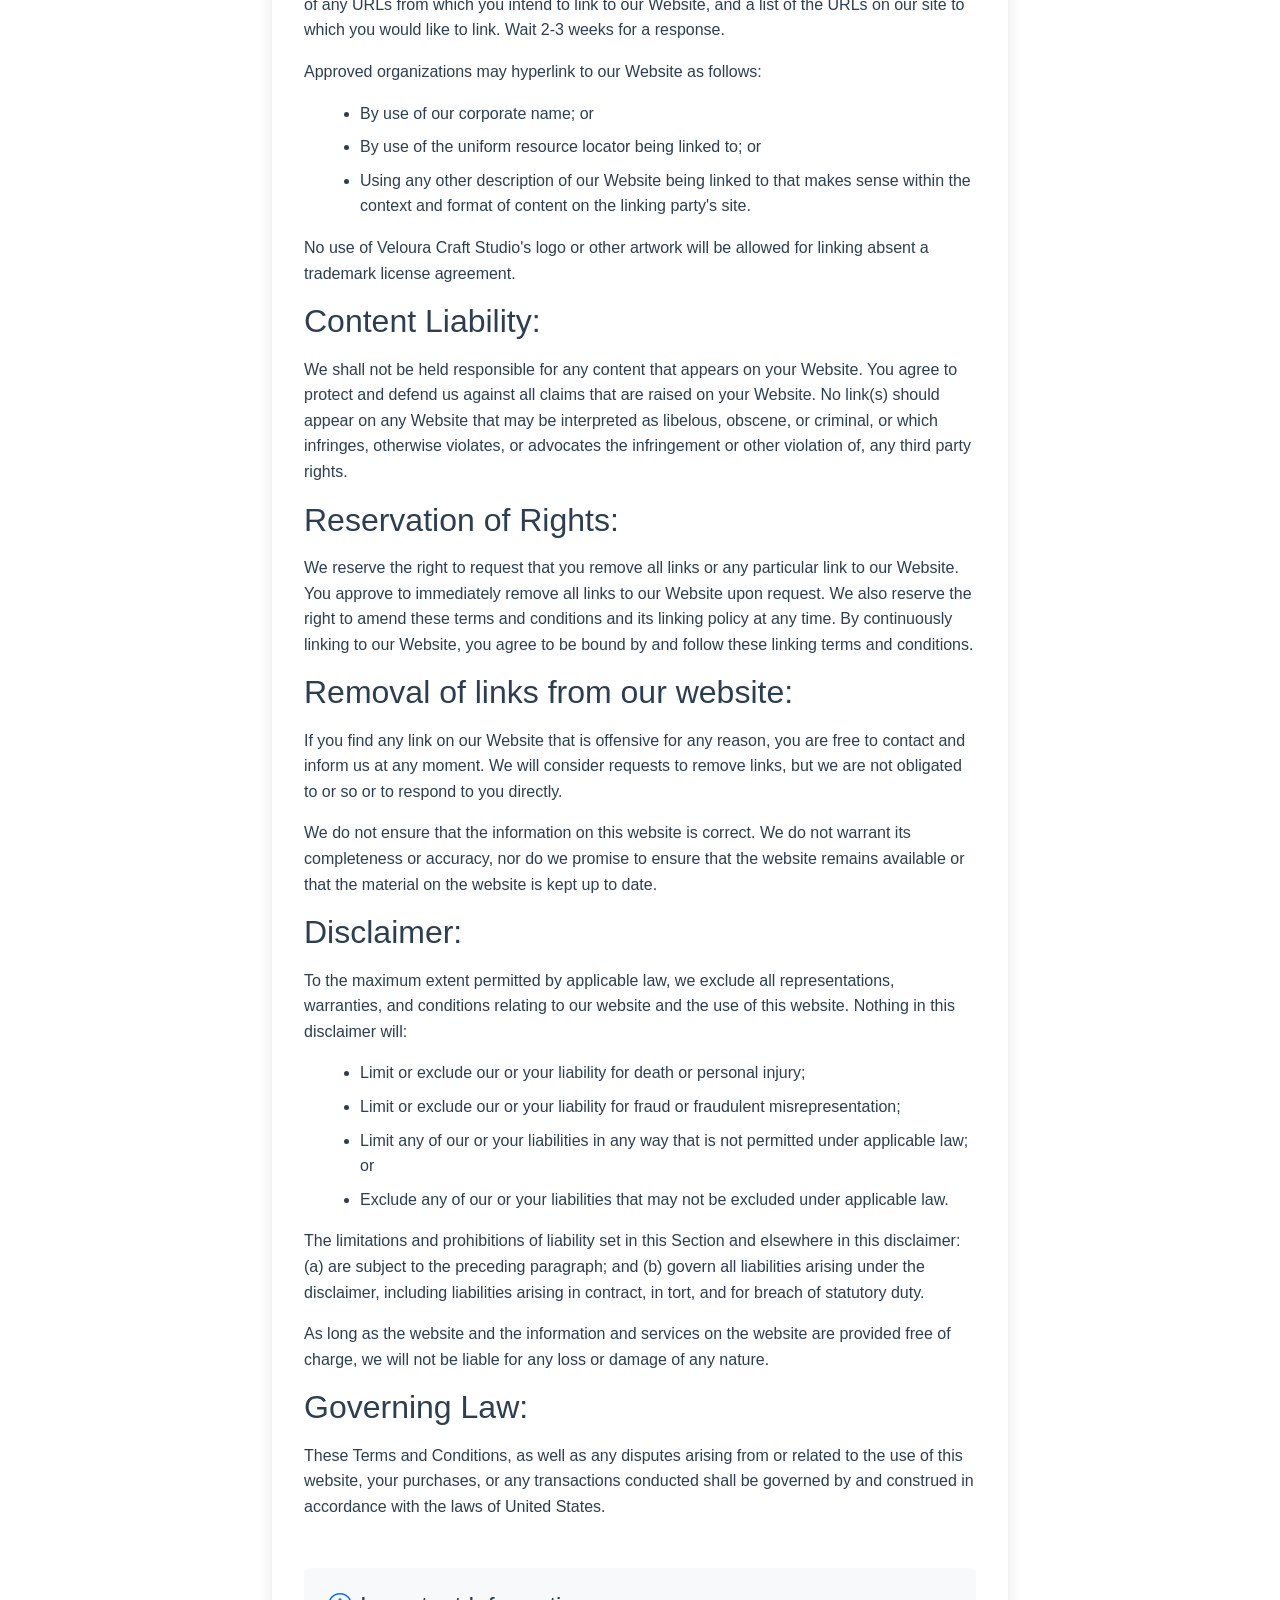
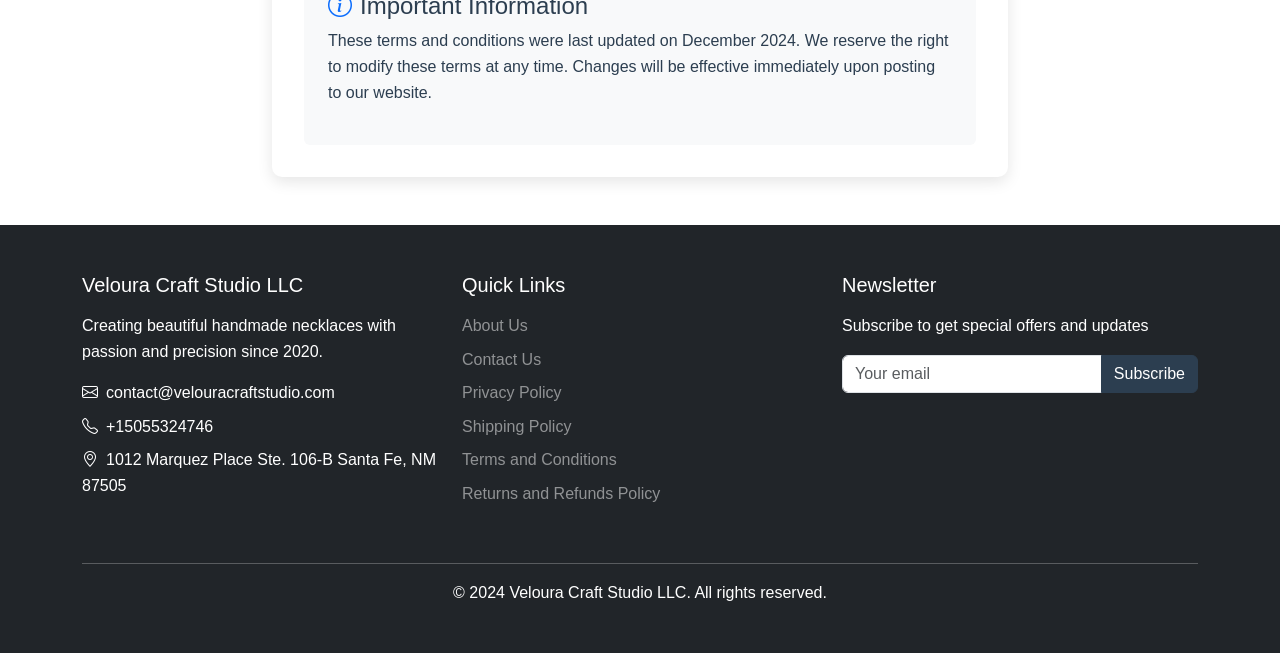
<file: terms.html>
<!DOCTYPE html>
<html lang="en">
<head>
    <meta charset="UTF-8">
    <meta name="viewport" content="width=device-width, initial-scale=1.0">
    <title>Terms and Conditions - Veloura Craft Studio LLC</title>
    <link href="https://cdn.jsdelivr.net/npm/bootstrap@5.3.0/dist/css/bootstrap.min.css" rel="stylesheet">
    <link rel="stylesheet" href="https://cdn.jsdelivr.net/npm/bootstrap-icons@1.11.0/font/bootstrap-icons.css">
    <link rel="stylesheet" href="styles.css">
</head>
<body>
    <!-- Navigation -->
    <nav class="navbar navbar-expand-lg navbar-light bg-white shadow-sm sticky-top">
        <div class="container">
            <a class="navbar-brand fw-bold" href="index.html">Veloura Craft Studio</a>
            <button class="navbar-toggler" type="button" data-bs-toggle="collapse" data-bs-target="#navbarNav">
                <span class="navbar-toggler-icon"></span>
            </button>
            <div class="collapse navbar-collapse" id="navbarNav">
                <ul class="navbar-nav mx-auto">
                    <li class="nav-item">
                        <a class="nav-link" href="index.html">Home</a>
                    </li>
                    <li class="nav-item">
                        <a class="nav-link" href="products.html">Products</a>
                    </li>
                    <li class="nav-item">
                        <a class="nav-link" href="about.html">About Us</a>
                    </li>
                    <li class="nav-item">
                        <a class="nav-link" href="contact.html">Contact Us</a>
                    </li>
                </ul>
                <div class="d-flex">
                    <button class="btn btn-outline-dark position-relative" onclick="window.location.href='cart.html'">
                        <i class="bi bi-cart3"></i> Cart
                        <span class="position-absolute top-0 start-100 translate-middle badge rounded-pill bg-danger" id="cart-count">0</span>
                    </button>
                </div>
            </div>
        </div>
    </nav>

    <!-- Page Header -->
    <section class="py-5 bg-light">
        <div class="container">
            <div class="text-center">
                <h1 class="display-4 fw-bold">Terms and Conditions</h1>
                <p class="lead text-muted">Please read these terms carefully</p>
            </div>
        </div>
    </section>

    <!-- Terms and Conditions Content -->
    <section class="py-5">
        <div class="container">
            <div class="row">
                <div class="col-lg-8 mx-auto">
                    <div class="policy-content">
                        <p class="lead">Welcome to Veloura Craft Studio!</p>
                        
                        <p>These terms and conditions outline the rules and regulations for the use of Veloura Craft Studio's Website, located at https://velouracraftstudio.com.</p>
                        
                        <p>By accessing this website, we assume you accept these terms and conditions. Do not continue to use Veloura Craft Studio if you do not agree to take all of the terms and conditions stated on this page.</p>
                        
                        <h2>Cookies:</h2>
                        <p>The website uses cookies to help personalize your online experience. By accessing Veloura Craft Studio, you agreed to use the required cookies.</p>
                        
                        <p>A cookie is a text file that is placed on your hard disk by a web page server. Cookies cannot be used to run programs or deliver viruses to your computer. Cookies are uniquely assigned to you and can only be read by a web server in the domain that issued the cookie to you.</p>
                        
                        <p>We may use cookies to collect, store, and track information for statistical or marketing purposes to operate our website. You have the ability to accept or decline optional Cookies. There are some required Cookies that are necessary for the operation of our website. These cookies do not require your consent as they always work. Please keep in mind that by accepting required Cookies, you also accept third-party Cookies, which might be used via third-party provided services if you use such services on our website, for example, a video display window provided by third parties and integrated into our website.</p>
                        
                        <h2>License:</h2>
                        <p>Unless otherwise stated, Veloura Craft Studio and/or its licensors own the intellectual property rights for all material on Veloura Craft Studio. All intellectual property rights are reserved. You may access this from Veloura Craft Studio for your own personal use subjected to restrictions set in these terms and conditions.</p>
                        
                        <p>You must not:</p>
                        <ul>
                            <li>Copy or republish material from Veloura Craft Studio</li>
                            <li>Sell, rent, or sub-license material from Veloura Craft Studio</li>
                            <li>Reproduce, duplicate or copy material from Veloura Craft Studio</li>
                            <li>Redistribute content from Veloura Craft Studio</li>
                        </ul>
                        
                        <p>This Agreement shall begin on the date hereof.</p>
                        
                        <h2>Comments:</h2>
                        <p>Parts of this website offer users an opportunity to post and exchange opinions and information in certain areas of the website. Veloura Craft Studio does not filter, edit, publish or review Comments before their presence on the website. Comments do not reflect the views and opinions of Veloura Craft Studio, its agents, and/or affiliates. Comments reflect the views and opinions of the person who posts their views and opinions. To the extent permitted by applicable laws, Veloura Craft Studio shall not be liable for the Comments or any liability, damages, or expenses caused and/or suffered as a result of any use of and/or posting of and/or appearance of the Comments on this website.</p>
                        
                        <p>Veloura Craft Studio reserves the right to monitor all Comments and remove any Comments that can be considered inappropriate, offensive, or causes breach of these Terms and Conditions.</p>
                        
                        <p>You warrant and represent that:</p>
                        <ul>
                            <li>You are entitled to post the Comments on our website and have all necessary licenses and consents to do so;</li>
                            <li>The Comments do not invade any intellectual property right, including without limitation copyright, patent, or trademark of any third party;</li>
                            <li>The Comments do not contain any defamatory, libelous, offensive, indecent, or otherwise unlawful material, which is an invasion of privacy.</li>
                            <li>The Comments will not be used to solicit or promote business or custom or present commercial activities or unlawful activity.</li>
                        </ul>
                        
                        <p>You hereby grant Veloura Craft Studio a non-exclusive license to use, reproduce, edit and authorize others to use, reproduce and edit any of your Comments in any and all forms, formats, or media.</p>
                        
                        <h2>Hyperlinking to our Content:</h2>
                        <p>The following organizations may link to our Website without prior written approval:</p>
                        <ul>
                            <li>Government agencies;</li>
                            <li>Search engines;</li>
                            <li>News organizations;</li>
                            <li>Online directory distributors may link to our Website in the same manner as they hyperlink to the Websites of other listed businesses; and</li>
                            <li>System-wide Accredited Businesses except soliciting non-profit organizations, charity shopping malls, and charity fundraising groups which may not hyperlink to our Web site.</li>
                        </ul>
                        
                        <p>These organizations may link to our home page, to publications, or to other Website information so long as the link: (a) is not in any way deceptive; (b) does not falsely imply sponsorship, endorsement, or approval of the linking party and its products and/or services; and (c) fits within the context of the linking party's site.</p>
                        
                        <p>We may consider and approve other link requests from the following types of organizations:</p>
                        <ul>
                            <li>Commonly-known consumer and/or business information sources;</li>
                            <li>Dot.com community sites;</li>
                            <li>Associations or other groups representing charities;</li>
                            <li>Online directory distributors;</li>
                            <li>Internet portals;</li>
                            <li>Accounting, law, and consulting firms; and</li>
                            <li>Educational institutions and trade associations.</li>
                        </ul>
                        
                        <p>We will approve link requests from these organizations if we decide that: (a) the link would not make us look unfavorably to ourselves or to our accredited businesses; (b) the organization does not have any negative records with us; (c) the benefit to us from the visibility of the hyperlink compensates the absence of Veloura Craft Studio; and (d) the link is in the context of general resource information.</p>
                        
                        <p>These organizations may link to our home page so long as the link: (a) is not in any way deceptive; (b) does not falsely imply sponsorship, endorsement, or approval of the linking party and its products or services; and (c) fits within the context of the linking party's site.</p>
                        
                        <p>If you are one of the organizations listed in paragraph 2 above and are interested in linking to our website, you must inform us by sending an e-mail to Veloura Craft Studio. Please include your name, your organization name, contact information as well as the URL of your site, a list of any URLs from which you intend to link to our Website, and a list of the URLs on our site to which you would like to link. Wait 2-3 weeks for a response.</p>
                        
                        <p>Approved organizations may hyperlink to our Website as follows:</p>
                        <ul>
                            <li>By use of our corporate name; or</li>
                            <li>By use of the uniform resource locator being linked to; or</li>
                            <li>Using any other description of our Website being linked to that makes sense within the context and format of content on the linking party's site.</li>
                        </ul>
                        
                        <p>No use of Veloura Craft Studio's logo or other artwork will be allowed for linking absent a trademark license agreement.</p>
                        
                        <h2>Content Liability:</h2>
                        <p>We shall not be held responsible for any content that appears on your Website. You agree to protect and defend us against all claims that are raised on your Website. No link(s) should appear on any Website that may be interpreted as libelous, obscene, or criminal, or which infringes, otherwise violates, or advocates the infringement or other violation of, any third party rights.</p>
                        
                        <h2>Reservation of Rights:</h2>
                        <p>We reserve the right to request that you remove all links or any particular link to our Website. You approve to immediately remove all links to our Website upon request. We also reserve the right to amend these terms and conditions and its linking policy at any time. By continuously linking to our Website, you agree to be bound by and follow these linking terms and conditions.</p>
                        
                        <h2>Removal of links from our website:</h2>
                        <p>If you find any link on our Website that is offensive for any reason, you are free to contact and inform us at any moment. We will consider requests to remove links, but we are not obligated to or so or to respond to you directly.</p>
                        
                        <p>We do not ensure that the information on this website is correct. We do not warrant its completeness or accuracy, nor do we promise to ensure that the website remains available or that the material on the website is kept up to date.</p>
                        
                        <h2>Disclaimer:</h2>
                        <p>To the maximum extent permitted by applicable law, we exclude all representations, warranties, and conditions relating to our website and the use of this website. Nothing in this disclaimer will:</p>
                        <ul>
                            <li>Limit or exclude our or your liability for death or personal injury;</li>
                            <li>Limit or exclude our or your liability for fraud or fraudulent misrepresentation;</li>
                            <li>Limit any of our or your liabilities in any way that is not permitted under applicable law; or</li>
                            <li>Exclude any of our or your liabilities that may not be excluded under applicable law.</li>
                        </ul>
                        
                        <p>The limitations and prohibitions of liability set in this Section and elsewhere in this disclaimer: (a) are subject to the preceding paragraph; and (b) govern all liabilities arising under the disclaimer, including liabilities arising in contract, in tort, and for breach of statutory duty.</p>
                        
                        <p>As long as the website and the information and services on the website are provided free of charge, we will not be liable for any loss or damage of any nature.</p>
                        
                        <h2>Governing Law:</h2>
                        <p>These Terms and Conditions, as well as any disputes arising from or related to the use of this website, your purchases, or any transactions conducted shall be governed by and construed in accordance with the laws of United States.</p>
                        
                        <div class="mt-5 p-4 bg-light rounded">
                            <h4><i class="bi bi-info-circle text-primary me-2"></i>Important Information</h4>
                            <p>These terms and conditions were last updated on December 2024. We reserve the right to modify these terms at any time. Changes will be effective immediately upon posting to our website.</p>
                        </div>
                    </div>
                </div>
            </div>
        </div>
    </section>

    <!-- Footer -->
    <footer class="bg-dark text-white py-5">
        <div class="container">
            <div class="row">
                <div class="col-lg-4 mb-4">
                    <h5 class="mb-3">Veloura Craft Studio LLC</h5>
                    <p class="mb-3">Creating beautiful handmade necklaces with passion and precision since 2020.</p>
                    <div class="contact-info">
                        <p class="mb-2"><i class="bi bi-envelope me-2"></i>contact@velouracraftstudio.com</p>
                        <p class="mb-2"><i class="bi bi-telephone me-2"></i>+15055324746</p>
                        <p class="mb-2"><i class="bi bi-geo-alt me-2"></i>1012 Marquez Place Ste. 106-B Santa Fe, NM 87505</p>
                    </div>
                </div>
                <div class="col-lg-4 mb-4">
                    <h5 class="mb-3">Quick Links</h5>
                    <ul class="list-unstyled">
                        <li class="mb-2"><a href="about.html" class="text-white-50 text-decoration-none">About Us</a></li>
                        <li class="mb-2"><a href="contact.html" class="text-white-50 text-decoration-none">Contact Us</a></li>
                        <li class="mb-2"><a href="privacy.html" class="text-white-50 text-decoration-none">Privacy Policy</a></li>
                        <li class="mb-2"><a href="shipping.html" class="text-white-50 text-decoration-none">Shipping Policy</a></li>
                        <li class="mb-2"><a href="terms.html" class="text-white-50 text-decoration-none">Terms and Conditions</a></li>
                        <li class="mb-2"><a href="returns.html" class="text-white-50 text-decoration-none">Returns and Refunds Policy</a></li>
                    </ul>
                </div>
                <div class="col-lg-4 mb-4">
                    <h5 class="mb-3">Newsletter</h5>
                    <p class="mb-3">Subscribe to get special offers and updates</p>
                    <form id="newsletter-form">
                        <div class="input-group">
                            <input type="email" class="form-control" placeholder="Your email" required>
                            <button class="btn btn-primary" type="submit">Subscribe</button>
                        </div>
                    </form>
                </div>
            </div>
            <hr class="bg-white-50">
            <div class="text-center">
                <p class="mb-0">&copy; 2024 Veloura Craft Studio LLC. All rights reserved.</p>
            </div>
        </div>
    </footer>

    <script src="https://cdn.jsdelivr.net/npm/bootstrap@5.3.0/dist/js/bootstrap.bundle.min.js"></script>
    <script src="script.js"></script>
</body>
</html>
</file>
<file: styles.css>
/* Custom Styles for Veloura Craft Studio */

:root {
    --primary-color: #2c3e50;
    --secondary-color: #e74c3c;
    --accent-color: #f39c12;
    --text-dark: #2c3e50;
    --text-light: #7f8c8d;
    --bg-light: #ecf0f1;
}

body {
    font-family: 'Segoe UI', Tahoma, Geneva, Verdana, sans-serif;
    color: var(--text-dark);
    line-height: 1.6;
}

/* Hero Section */
.hero-section {
    background: linear-gradient(135deg, #667eea 0%, #764ba2 100%);
    color: white;
    position: relative;
    overflow: hidden;
}

.hero-section::before {
    content: '';
    position: absolute;
    top: 0;
    left: 0;
    right: 0;
    bottom: 0;
    background: rgba(0, 0, 0, 0.1);
    z-index: 1;
}

.hero-content {
    position: relative;
    z-index: 2;
}

.hero-image img {
    max-height: 500px;
    object-fit: cover;
    width: 100%;
}

/* Navigation */
.navbar-brand {
    font-size: 1.5rem;
    color: var(--primary-color) !important;
}

.nav-link {
    font-weight: 500;
    transition: color 0.3s ease;
}

.nav-link:hover {
    color: var(--secondary-color) !important;
}

/* Feature Box */
.feature-box {
    padding: 2rem;
    background: white;
    border-radius: 10px;
    box-shadow: 0 5px 15px rgba(0, 0, 0, 0.1);
    transition: transform 0.3s ease, box-shadow 0.3s ease;
}

.feature-box:hover {
    transform: translateY(-5px);
    box-shadow: 0 10px 25px rgba(0, 0, 0, 0.15);
}

.feature-icon {
    font-size: 3rem;
    color: var(--primary-color);
    margin-bottom: 1rem;
}

/* Product Cards */
.product-card {
    background: white;
    border-radius: 10px;
    overflow: hidden;
    box-shadow: 0 5px 15px rgba(0, 0, 0, 0.1);
    transition: transform 0.3s ease, box-shadow 0.3s ease;
    height: 100%;
}

.product-card:hover {
    transform: translateY(-5px);
    box-shadow: 0 10px 25px rgba(0, 0, 0, 0.15);
}

.product-image {
    height: 250px;
    overflow: hidden;
    position: relative;
}

.product-image img {
    width: 100%;
    height: 100%;
    object-fit: cover;
    transition: transform 0.3s ease;
}

.product-card:hover .product-image img {
    transform: scale(1.05);
}

.product-badge {
    position: absolute;
    top: 10px;
    right: 10px;
    background: var(--secondary-color);
    color: white;
    padding: 0.25rem 0.75rem;
    border-radius: 20px;
    font-size: 0.875rem;
    font-weight: 600;
}

.product-info {
    padding: 1.5rem;
}

.product-title {
    font-size: 1.25rem;
    font-weight: 600;
    margin-bottom: 0.5rem;
    color: var(--text-dark);
}

.product-price {
    font-size: 1.5rem;
    font-weight: 700;
    color: var(--primary-color);
    margin-bottom: 1rem;
}

.product-price .original-price {
    text-decoration: line-through;
    color: var(--text-light);
    font-size: 1rem;
    font-weight: 400;
    margin-left: 0.5rem;
}

/* Buttons */
.btn-primary {
    background: var(--primary-color);
    border-color: var(--primary-color);
    transition: all 0.3s ease;
}

.btn-primary:hover {
    background: var(--secondary-color);
    border-color: var(--secondary-color);
    transform: translateY(-2px);
}

.btn-outline-primary {
    color: var(--primary-color);
    border-color: var(--primary-color);
    transition: all 0.3s ease;
}

.btn-outline-primary:hover {
    background: var(--primary-color);
    border-color: var(--primary-color);
    transform: translateY(-2px);
}

/* Product Detail Page */
.product-gallery {
    position: relative;
}

.main-image {
    width: 100%;
    height: 500px;
    object-fit: cover;
    border-radius: 10px;
    margin-bottom: 1rem;
}

.thumbnail-container {
    display: flex;
    gap: 0.5rem;
    overflow-x: auto;
    padding: 0.5rem 0;
}

.thumbnail {
    width: 80px;
    height: 80px;
    object-fit: cover;
    border-radius: 8px;
    cursor: pointer;
    transition: all 0.3s ease;
    border: 2px solid transparent;
}

.thumbnail:hover,
.thumbnail.active {
    border-color: var(--primary-color);
    transform: scale(1.05);
}

.variant-selector {
    display: flex;
    gap: 0.5rem;
    margin: 1rem 0;
}

.variant-btn {
    width: 40px;
    height: 40px;
    border-radius: 50%;
    border: 2px solid #ddd;
    cursor: pointer;
    transition: all 0.3s ease;
}

.variant-btn:hover,
.variant-btn.active {
    border-color: var(--primary-color);
    transform: scale(1.1);
}

/* Shopping Cart */
.cart-item {
    background: white;
    border-radius: 10px;
    padding: 1rem;
    margin-bottom: 1rem;
    box-shadow: 0 2px 10px rgba(0, 0, 0, 0.1);
}

.cart-item-image {
    width: 100px;
    height: 100px;
    object-fit: cover;
    border-radius: 8px;
}

.quantity-controls {
    display: flex;
    align-items: center;
    gap: 0.5rem;
}

.quantity-btn {
    width: 30px;
    height: 30px;
    border: 1px solid #ddd;
    background: white;
    border-radius: 5px;
    cursor: pointer;
    transition: all 0.3s ease;
}

.quantity-btn:hover {
    background: var(--primary-color);
    color: white;
}

/* Footer */
footer {
    background: var(--primary-color) !important;
}

footer a {
    transition: color 0.3s ease;
}

footer a:hover {
    color: white !important;
}

/* Contact Form */
.contact-form {
    background: white;
    padding: 2rem;
    border-radius: 10px;
    box-shadow: 0 5px 15px rgba(0, 0, 0, 0.1);
}

.form-control:focus {
    border-color: var(--primary-color);
    box-shadow: 0 0 0 0.2rem rgba(44, 62, 80, 0.25);
}

/* Responsive Design */
@media (max-width: 768px) {
    .hero-section {
        text-align: center;
    }
    
    .hero-section .row {
        flex-direction: column-reverse;
    }
    
    .hero-image {
        margin-bottom: 2rem;
    }
    
    .hero-content h1 {
        font-size: 2rem;
    }
    
    .main-image {
        height: 300px;
    }
    
    .thumbnail {
        width: 60px;
        height: 60px;
    }
}

/* Loading Spinner */
.spinner {
    border: 4px solid #f3f3f3;
    border-top: 4px solid var(--primary-color);
    border-radius: 50%;
    width: 40px;
    height: 40px;
    animation: spin 1s linear infinite;
    margin: 2rem auto;
}

@keyframes spin {
    0% { transform: rotate(0deg); }
    100% { transform: rotate(360deg); }
}

/* Toast Notifications */
.toast-container {
    position: fixed;
    top: 20px;
    right: 20px;
    z-index: 1050;
}

.custom-toast {
    background: white;
    border-radius: 8px;
    box-shadow: 0 5px 15px rgba(0, 0, 0, 0.2);
    padding: 1rem;
    margin-bottom: 1rem;
    min-width: 300px;
    animation: slideIn 0.3s ease;
}

@keyframes slideIn {
    from {
        transform: translateX(100%);
        opacity: 0;
    }
    to {
        transform: translateX(0);
        opacity: 1;
    }
}

/* About Us Page */
.about-hero {
    background: linear-gradient(135deg, #667eea 0%, #764ba2 100%);
    color: white;
    padding: 4rem 0;
    text-align: center;
}

.team-member {
    text-align: center;
    padding: 2rem;
    background: white;
    border-radius: 10px;
    box-shadow: 0 5px 15px rgba(0, 0, 0, 0.1);
    transition: transform 0.3s ease;
}

.team-member:hover {
    transform: translateY(-5px);
}

.team-member img {
    width: 150px;
    height: 150px;
    border-radius: 50%;
    object-fit: cover;
    margin-bottom: 1rem;
}

/* Policy Pages */
.policy-page {
    padding: 2rem 0;
}

.policy-content {
    background: white;
    padding: 2rem;
    border-radius: 10px;
    box-shadow: 0 5px 15px rgba(0, 0, 0, 0.1);
}

.policy-content h2 {
    color: var(--primary-color);
    margin-bottom: 1rem;
}

.policy-content h3 {
    color: var(--primary-color);
    margin-top: 2rem;
    margin-bottom: 1rem;
}

.policy-content ul {
    margin-left: 1.5rem;
}

.policy-content li {
    margin-bottom: 0.5rem;
}
</file>
